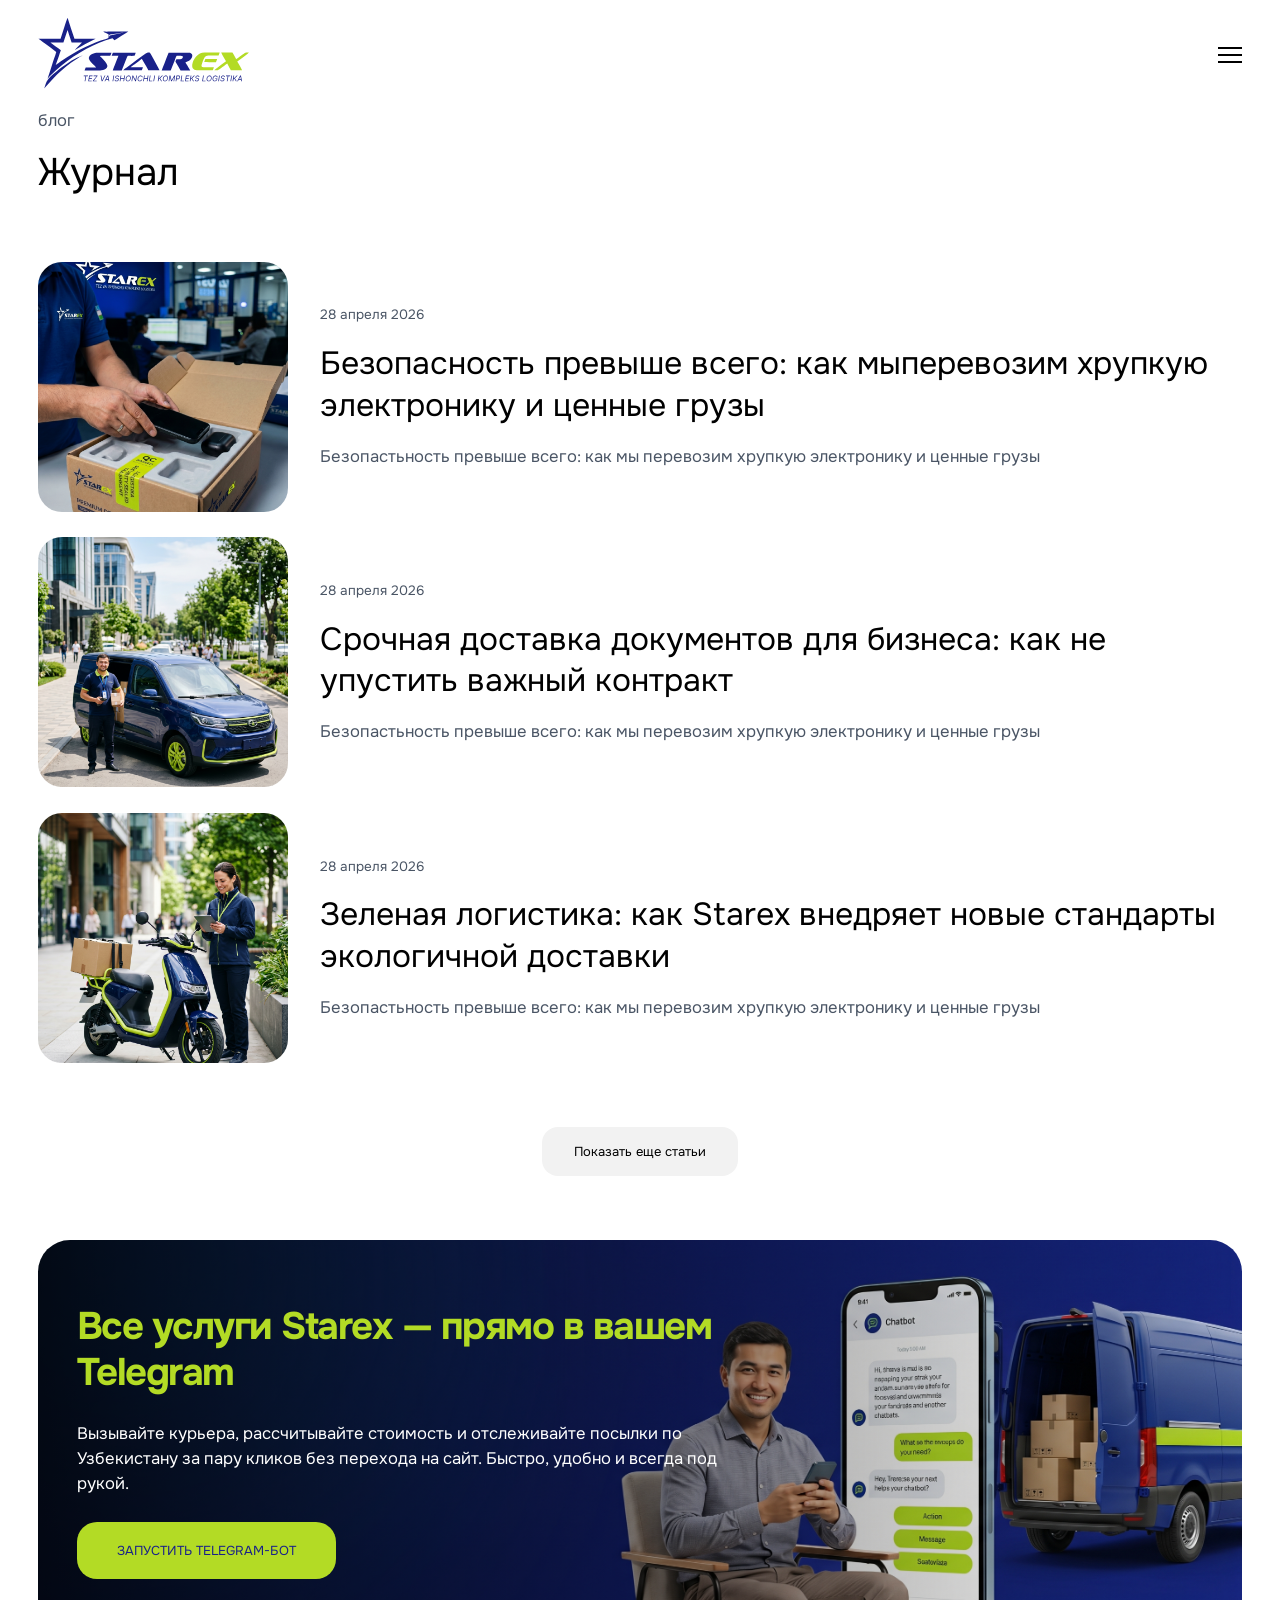
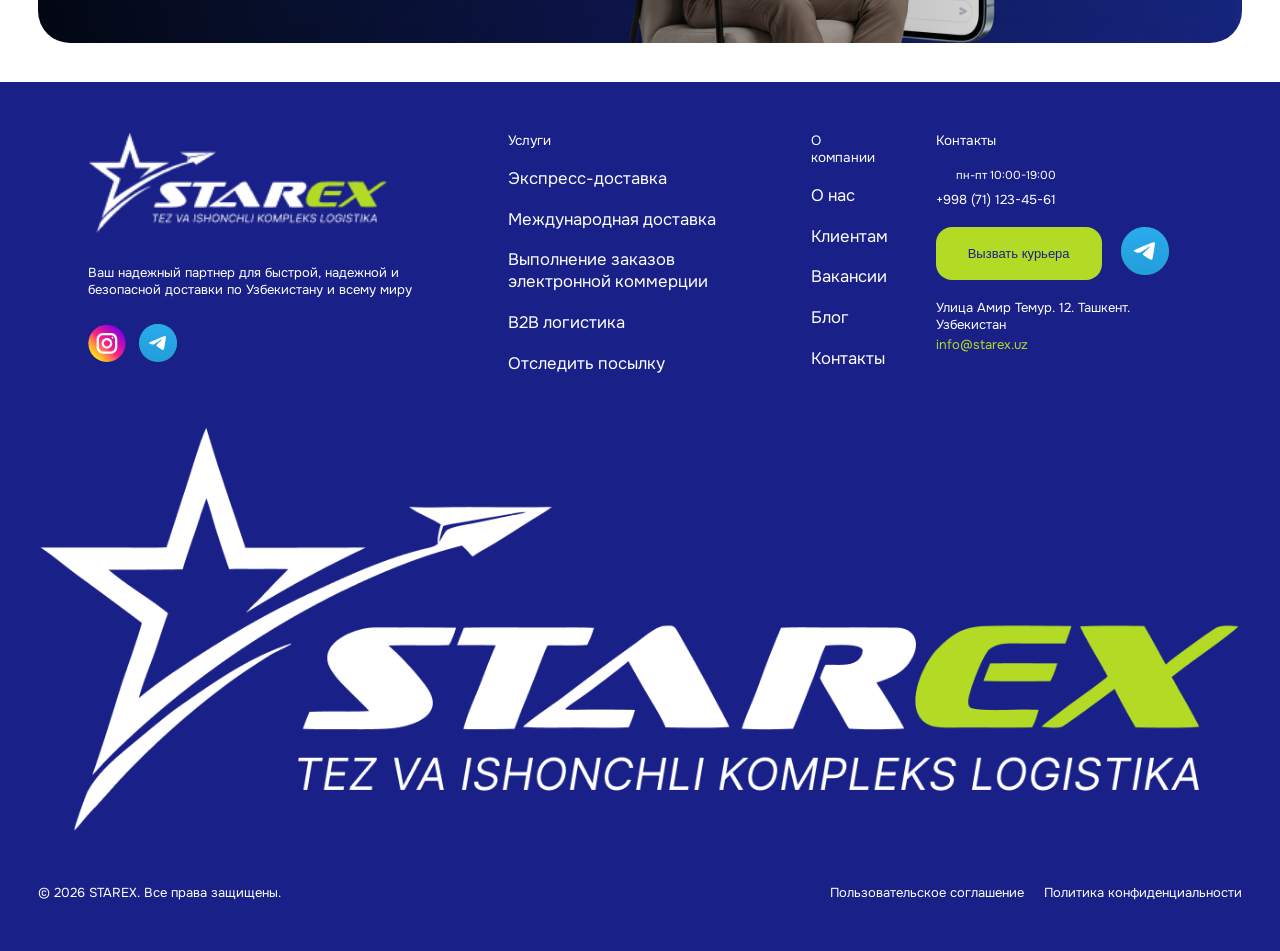
<file: assets/pages/blog.html>
<!doctype html>
<html lang="en">
  <head>
    <meta charset="UTF-8" />
    <meta name="viewport" content="width=device-width, initial-scale=1.0" />
    <title>Blog</title>
    <link
      rel="stylesheet"
      href="https://cdn.jsdelivr.net/npm/swiper@11/swiper-bundle.min.css"
    />
    <link rel="stylesheet" href="/assets/css/main.css" />
    <link rel="stylesheet" href="/assets/css/responsive.css" />
  </head>
  <body>
    <section class="hero another-page-hero">
      <header>
        <div class="container">
          <div class="header-wrapper">
            <div class="logo-wrapper">
              <a href="/index.html">
                <img
                  src="/assets/images/logo-blue.svg"
                  alt="STAREX Logo"
                  class="logo"
                />
              </a>
            </div>

            <div class="mobile-menu" id="mobileMenu">
              <div class="navbar-menu">
                <ul>
                  <li>
                    <a href="/assets/pages/about.html" class="active">О нас</a>
                  </li>
                  <li>
                    <a href="/assets/pages/services.html">Услуги</a>
                  </li>
                  <li>
                    <a href="/assets/pages/clients.html">Клиентам</a>
                  </li>
                  <li>
                    <a href="/assets/pages/vacancy.html">Вакансии</a>
                  </li>
                  <li>
                    <a href="/assets/pages/blog.html">Блог</a>
                  </li>
                  <li>
                    <a href="/assets/pages/contact.html">Контакты</a>
                  </li>
                </ul>
              </div>

              <div class="navbar-right-wrapper">
                <div class="navbar-phone-wrapper">
                  <span>пн-пт 10:00-19:00</span>
                  <a href="tel:+998711234561">+998 (71) 123-45-61</a>
                </div>

                <div class="navbar-right-btn-wrapper">
                  <button>Вызвать курьера</button>
                  <button>
                    <img src="/assets/images/user.svg" alt="icon" />
                    Кабинет
                  </button>
                </div>
              </div>

              <div class="mobile-close-wrapper">
                <div class="logo-wrapper">
                  <img src="/assets/images/logo.png" alt="image" />
                </div>
                <button class="mobile-close" aria-label="Close">
                  <img src="/assets/images/close.svg" alt="image" />
                </button>
              </div>
            </div>

            <button class="burger-btn" id="burgerBtn">
              <span></span>
              <span></span>
              <span></span>
            </button>
          </div>
        </div>
      </header>
    </section>

    <main>
      <section>
        <div class="container">
          <div class="blog-wrapper">
            <div class="blog-header-wrapper">
              <div class="blog-left">
                <span>блог</span>
                <p>Журнал</p>
              </div>
            </div>

            <div class="blog-item-wrapper">
              <div class="item">
                <div class="image-wrapper">
                  <img src="/assets/images/home/b1.jpg" alt="icon" />
                </div>
                <div class="content-wrapper">
                  <span>28 апреля 2026</span>
                  <a href="#">
                    Безопасность превыше всего: как мыперевозим хрупкую
                    электронику и ценные грузы
                  </a>
                  <p>
                    Безопастьность превыше всего: как мы перевозим хрупкую
                    электронику и ценные грузы
                  </p>
                </div>
              </div>

              <div class="item">
                <div class="image-wrapper">
                  <img src="/assets/images/home/b2.jpg" alt="icon" />
                </div>
                <div class="content-wrapper">
                  <span>28 апреля 2026</span>
                  <a href="#">
                    Срочная доставка документов для бизнеса: как не упустить
                    важный контракт
                  </a>
                  <p>
                    Безопастьность превыше всего: как мы перевозим хрупкую
                    электронику и ценные грузы
                  </p>
                </div>
              </div>

              <div class="item">
                <div class="image-wrapper">
                  <img src="/assets/images/home/b3.jpg" alt="icon" />
                </div>
                <div class="content-wrapper">
                  <span>28 апреля 2026</span>
                  <a href="#">
                    Зеленая логистика: как Starex внедряет новые стандарты
                    экологичной доставки
                  </a>
                  <p>
                    Безопастьность превыше всего: как мы перевозим хрупкую
                    электронику и ценные грузы
                  </p>
                </div>
              </div>
            </div>

            <div class="all-blog-btn-wrapper">
              <a href="#">Показать еще статьи</a>
            </div>
          </div>
        </div>
      </section>

      <section>
        <div class="container">
          <div
            class="banner-wrapper"
            style="
              background:
                linear-gradient(
                  90deg,
                  rgba(0, 0, 0, 0.85) 0%,
                  rgba(0, 0, 0, 0.4) 50%,
                  rgba(0, 0, 0, 0) 100%
                ),
                url(&quot;/assets/images/home/banner3.jpg&quot;);
            "
          >
            <h2>Все услуги Starex — прямо в вашем Telegram</h2>
            <p>
              Вызывайте курьера, рассчитывайте стоимость и отслеживайте посылки
              по Узбекистану за пару кликов без перехода на сайт. Быстро, удобно
              и всегда под рукой.
            </p>
            <a href="#">Запустить Telegram-бот</a>
          </div>
        </div>
      </section>
    </main>

    <footer>
      <div class="container">
        <div class="footer-wrapper">
          <div class="footer-item">
            <div class="logo-wrapper">
              <img src="/assets/images/logo.png" alt="image" />
            </div>
            <p class="under-logo-title">
              Ваш надежный партнер для быстрой, надежной и безопасной доставки
              по Узбекистану и всему миру
            </p>
            <div class="social-wrapper">
              <a href="#">
                <img src="/assets/images/instagram.svg" alt="icon" />
              </a>
              <a href="#">
                <img src="/assets/images/telegram.svg" alt="icon" />
              </a>
            </div>
          </div>

          <div class="footer-item">
            <div class="footer-menu-wrapper">
              <p>Услуги</p>
              <ul>
                <li>
                  <a href="#">Экспресс-доставка</a>
                </li>
                <li>
                  <a href="#">Международная доставка</a>
                </li>
                <li>
                  <a href="#">Выполнение заказов электронной коммерции</a>
                </li>
                <li>
                  <a href="#">B2B логистика</a>
                </li>
                <li>
                  <a href="#">Отследить посылку</a>
                </li>
              </ul>
            </div>
          </div>

          <div class="footer-item">
            <div class="footer-menu-wrapper">
              <p>О компании</p>
              <ul>
                <li>
                  <a href="#">О нас</a>
                </li>
                <li>
                  <a href="#">Клиентам</a>
                </li>
                <li>
                  <a href="#">Вакансии</a>
                </li>
                <li>
                  <a href="#">Блог</a>
                </li>
                <li>
                  <a href="#">Контакты</a>
                </li>
              </ul>
            </div>
          </div>

          <div class="footer-item">
            <div class="footer-menu-wrapper">
              <p>Контакты</p>
              <div class="footer-list-wrapper">
                <div class="footer-contact-wrapper">
                  <div class="phone-wrapper">
                    <span>пн-пт 10:00-19:00</span>
                    <a href="tel:+998711234561">+998 (71) 123-45-61</a>
                  </div>
                  <button>Вызвать курьера</button>
                  <a href="#">
                    <img src="/assets/images/telegram.svg" alt="icon" />
                  </a>
                </div>

                <div class="footer-address-wrapper">
                  <p>Улица Амир Темур. 12. Ташкент. Узбекистан</p>
                  <a href="mailto:info@starex.uz">info@starex.uz</a>
                </div>
              </div>
            </div>
          </div>
        </div>

        <div class="footer-big-logo">
          <img src="/assets/images/big-logo.png" alt="image" />
        </div>

        <div class="copyright-wrapper">
          <p>© 2026 STAREX. Все права защищены.</p>
          <div class="item">
            <a href="#">Пользовательское соглашение</a>
            <a href="#">Политика конфиденциальности</a>
          </div>
        </div>
      </div>
    </footer>

    <script src="https://cdn.jsdelivr.net/npm/swiper@11/swiper-bundle.min.js"></script>
    <script src="/assets/js/main.js"></script>
  </body>
</html>
</file>
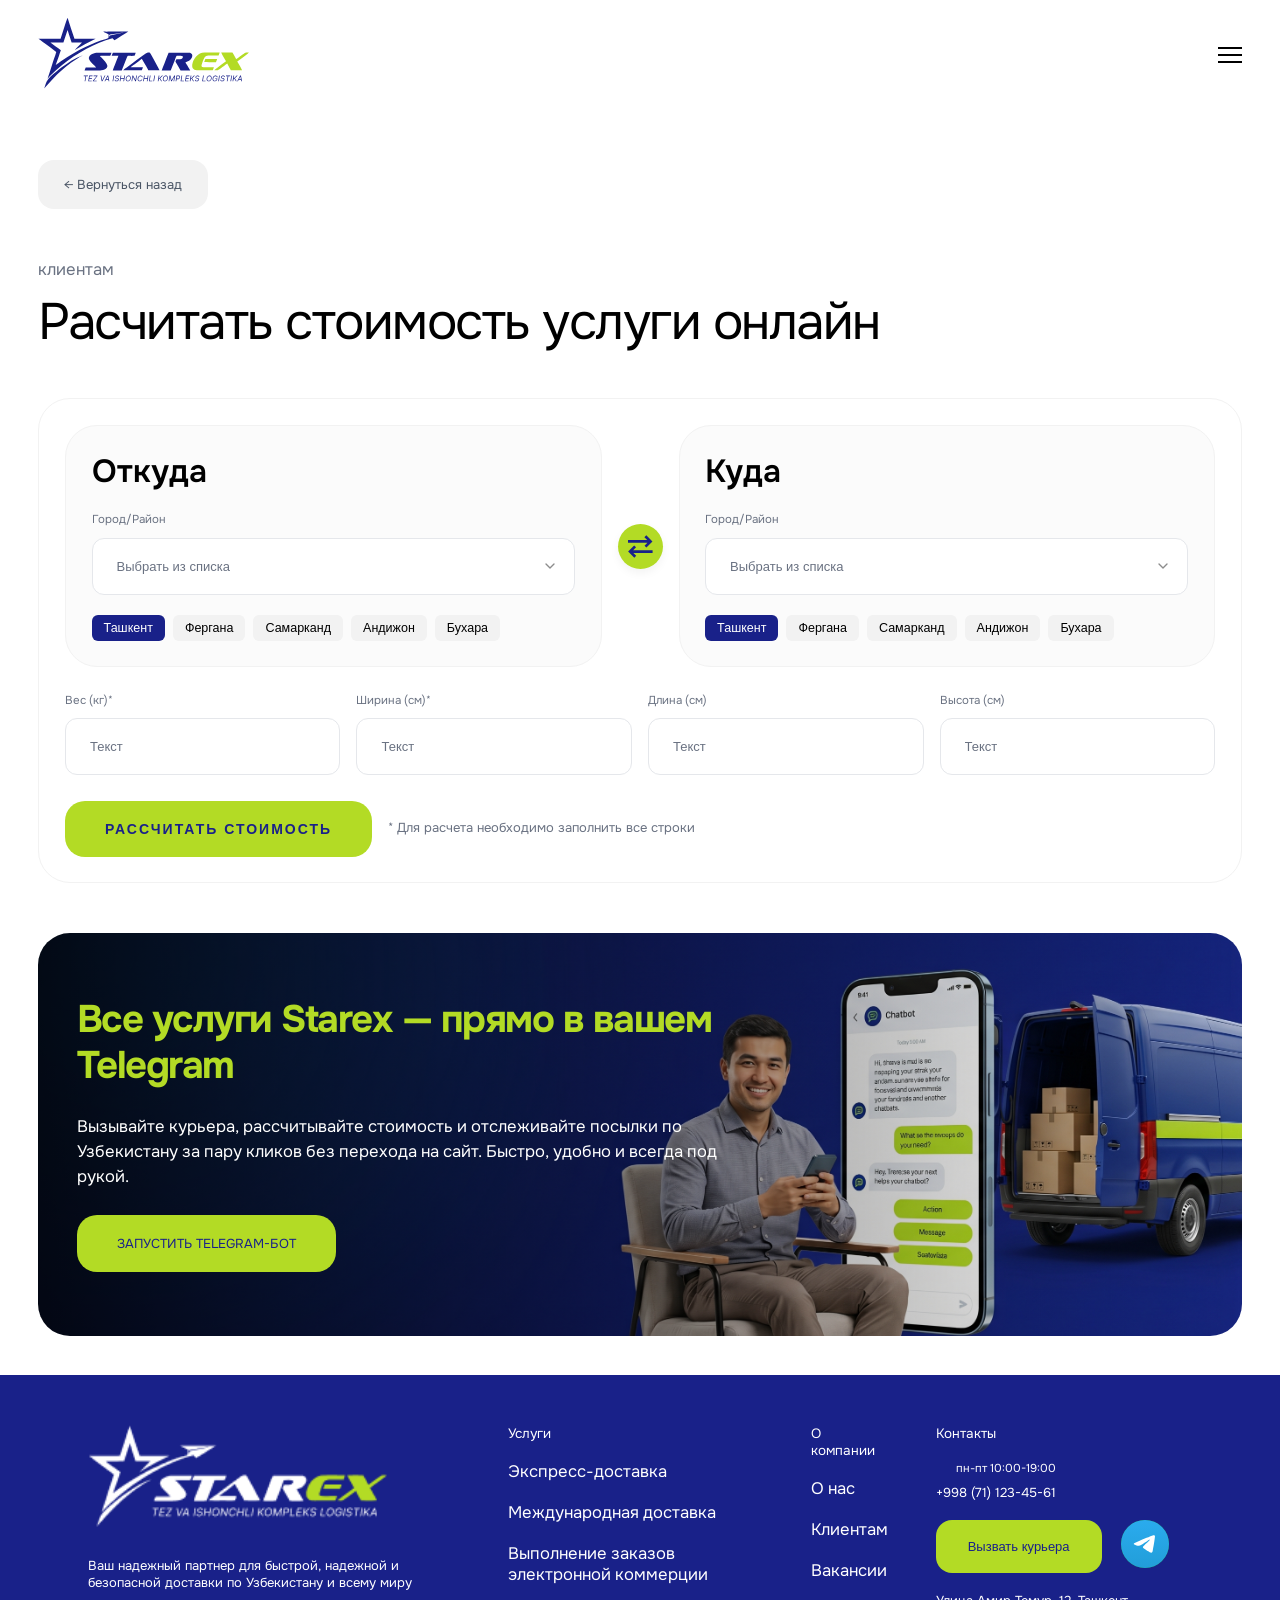
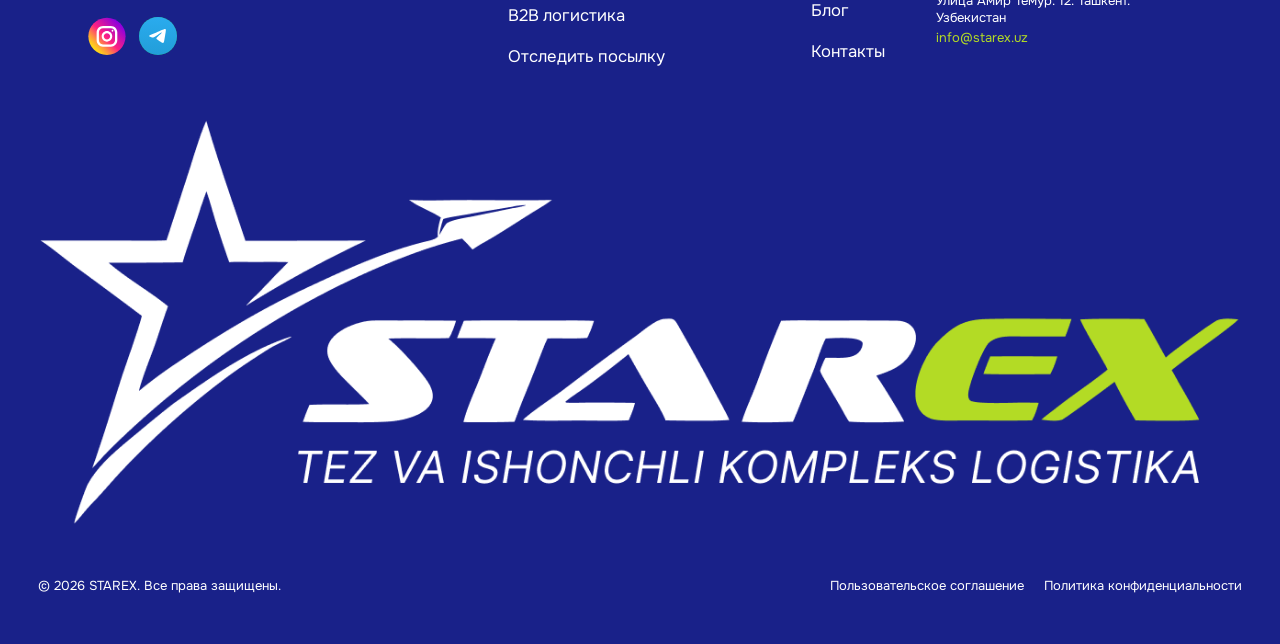
<file: assets/pages/calculator.html>
<!doctype html>
<html lang="en">
  <head>
    <meta charset="UTF-8" />
    <meta name="viewport" content="width=device-width, initial-scale=1.0" />
    <title>Contact</title>
    <link
      rel="stylesheet"
      href="https://cdn.jsdelivr.net/npm/swiper@11/swiper-bundle.min.css"
    />
    <link rel="stylesheet" href="/assets/css/main.css" />
    <link rel="stylesheet" href="/assets/css/responsive.css" />
  </head>
  <body>
    <section class="hero another-page-hero">
      <header>
        <div class="container">
          <div class="header-wrapper">
            <div class="logo-wrapper">
              <a href="/index.html">
                <img
                  src="/assets/images/logo-blue.svg"
                  alt="STAREX Logo"
                  class="logo"
                />
              </a>
            </div>

            <div class="mobile-menu" id="mobileMenu">
              <div class="navbar-menu">
                <ul>
                  <li>
                    <a href="/assets/pages/about.html" class="active">О нас</a>
                  </li>
                  <li>
                    <a href="/assets/pages/services.html">Услуги</a>
                  </li>
                  <li>
                    <a href="/assets/pages/clients.html">Клиентам</a>
                  </li>
                  <li>
                    <a href="/assets/pages/vacancy.html">Вакансии</a>
                  </li>
                  <li>
                    <a href="/assets/pages/blog.html">Блог</a>
                  </li>
                  <li>
                    <a href="/assets/pages/contact.html">Контакты</a>
                  </li>
                </ul>
              </div>

              <div class="navbar-right-wrapper">
                <div class="navbar-phone-wrapper">
                  <span>пн-пт 10:00-19:00</span>
                  <a href="tel:+998711234561">+998 (71) 123-45-61</a>
                </div>

                <div class="navbar-right-btn-wrapper">
                  <button>Вызвать курьера</button>
                  <button>
                    <img src="/assets/images/user.svg" alt="icon" />
                    Кабинет
                  </button>
                </div>
              </div>

              <div class="mobile-close-wrapper">
                <div class="logo-wrapper">
                  <img src="/assets/images/logo.png" alt="image" />
                </div>
                <button class="mobile-close" aria-label="Close">
                  <img src="/assets/images/close.svg" alt="image" />
                </button>
              </div>
            </div>

            <button class="burger-btn" id="burgerBtn">
              <span></span>
              <span></span>
              <span></span>
            </button>
          </div>
        </div>
      </header>
    </section>

    <main>
      <section>
        <div class="container">
          <div class="calc-container">
            <div class="back-wrapper">
              <a href="#">← Вернуться назад</a>
            </div>

            <div class="calc-header-wrapper">
              <span>клиентам</span>
              <h1>Расчитать стоимость услуги онлайн</h1>
            </div>

            <div class="calc-wrapper">
              <div class="calc-route-section">
                <div class="calc-card" id="from-card">
                  <h3 class="calc-card-title">Откуда</h3>
                  <div class="input-field-group">
                    <label class="field-label">Город/Район</label>
                    <div class="custom-select-wrapper">
                      <select class="city-select" id="from-city">
                        <option value="" disabled selected>
                          Выбрать из списка
                        </option>
                        <option value="Ташкент">Ташкент</option>
                        <option value="Фергана">Фергана</option>
                        <option value="Самарканд">Самарканд</option>
                        <option value="Андижон">Андижон</option>
                        <option value="Бухара">Бухара</option>
                      </select>
                    </div>
                  </div>
                  <div class="quick-tags">
                    <button
                      type="button"
                      class="tag-btn active"
                      data-city="Ташкент"
                    >
                      Ташкент
                    </button>
                    <button type="button" class="tag-btn" data-city="Фергана">
                      Фергана
                    </button>
                    <button type="button" class="tag-btn" data-city="Самарканд">
                      Самарканд
                    </button>
                    <button type="button" class="tag-btn" data-city="Андижон">
                      Андижон
                    </button>
                    <button type="button" class="tag-btn" data-city="Бухара">
                      Бухара
                    </button>
                  </div>
                </div>

                <button
                  type="button"
                  class="swap-btn"
                  id="swap-btn"
                  aria-label="Поменять местами"
                >
                  <img src="/assets/images/calc/swap.svg" alt="icon" />
                </button>

                <div class="calc-card" id="to-card">
                  <h3 class="calc-card-title">Куда</h3>
                  <div class="input-field-group">
                    <label class="field-label">Город/Район</label>
                    <div class="custom-select-wrapper">
                      <select class="city-select" id="to-city">
                        <option value="" disabled selected>
                          Выбрать из списка
                        </option>
                        <option value="Ташкент">Ташкент</option>
                        <option value="Фергана">Фергана</option>
                        <option value="Самарканд">Самарканд</option>
                        <option value="Андижон">Андижон</option>
                        <option value="Бухара">Бухара</option>
                      </select>
                    </div>
                  </div>
                  <div class="quick-tags">
                    <button
                      type="button"
                      class="tag-btn active"
                      data-city="Ташкент"
                    >
                      Ташкент
                    </button>
                    <button type="button" class="tag-btn" data-city="Фергана">
                      Фергана
                    </button>
                    <button type="button" class="tag-btn" data-city="Самарканд">
                      Самарканд
                    </button>
                    <button type="button" class="tag-btn" data-city="Андижон">
                      Андижон
                    </button>
                    <button type="button" class="tag-btn" data-city="Бухара">
                      Бухара
                    </button>
                  </div>
                </div>
              </div>

              <div class="calc-dimensions">
                <div class="input-group">
                  <label for="weight">Вес (кг)*</label>
                  <input
                    type="number"
                    id="weight"
                    placeholder="Текст"
                    min="0"
                    step="0.1"
                  />
                </div>
                <div class="input-group">
                  <label for="width">Ширина (см)*</label>
                  <input type="number" id="width" placeholder="Текст" min="0" />
                </div>
                <div class="input-group">
                  <label for="length">Длина (см)</label>
                  <input
                    type="number"
                    id="length"
                    placeholder="Текст"
                    min="0"
                  />
                </div>
                <div class="input-group">
                  <label for="height">Высота (см)</label>
                  <input
                    type="number"
                    id="height"
                    placeholder="Текст"
                    min="0"
                  />
                </div>
              </div>

              <div class="calc-footer">
                <button type="button" class="calc-submit-btn" id="calc-submit">
                  РАССЧИТАТЬ СТОИМОСТЬ
                </button>
                <span class="calc-note"
                  >* Для расчета необходимо заполнить все строки</span
                >
              </div>
            </div>
          </div>
        </div>
      </section>

      <section>
        <div class="container">
          <div
            class="banner-wrapper"
            style="
              background:
                linear-gradient(
                  90deg,
                  rgba(0, 0, 0, 0.85) 0%,
                  rgba(0, 0, 0, 0.4) 50%,
                  rgba(0, 0, 0, 0) 100%
                ),
                url(&quot;/assets/images/home/banner3.jpg&quot;);
            "
          >
            <h2>Все услуги Starex — прямо в вашем Telegram</h2>
            <p>
              Вызывайте курьера, рассчитывайте стоимость и отслеживайте посылки
              по Узбекистану за пару кликов без перехода на сайт. Быстро, удобно
              и всегда под рукой.
            </p>
            <a href="#">Запустить Telegram-бот</a>
          </div>
        </div>
      </section>
    </main>

    <footer>
      <div class="container">
        <div class="footer-wrapper">
          <div class="footer-item">
            <div class="logo-wrapper">
              <img src="/assets/images/logo.png" alt="image" />
            </div>
            <p class="under-logo-title">
              Ваш надежный партнер для быстрой, надежной и безопасной доставки
              по Узбекистану и всему миру
            </p>
            <div class="social-wrapper">
              <a href="#">
                <img src="/assets/images/instagram.svg" alt="icon" />
              </a>
              <a href="#">
                <img src="/assets/images/telegram.svg" alt="icon" />
              </a>
            </div>
          </div>

          <div class="footer-item">
            <div class="footer-menu-wrapper">
              <p>Услуги</p>
              <ul>
                <li>
                  <a href="#">Экспресс-доставка</a>
                </li>
                <li>
                  <a href="#">Международная доставка</a>
                </li>
                <li>
                  <a href="#">Выполнение заказов электронной коммерции</a>
                </li>
                <li>
                  <a href="#">B2B логистика</a>
                </li>
                <li>
                  <a href="#">Отследить посылку</a>
                </li>
              </ul>
            </div>
          </div>

          <div class="footer-item">
            <div class="footer-menu-wrapper">
              <p>О компании</p>
              <ul>
                <li>
                  <a href="#">О нас</a>
                </li>
                <li>
                  <a href="#">Клиентам</a>
                </li>
                <li>
                  <a href="#">Вакансии</a>
                </li>
                <li>
                  <a href="#">Блог</a>
                </li>
                <li>
                  <a href="#">Контакты</a>
                </li>
              </ul>
            </div>
          </div>

          <div class="footer-item">
            <div class="footer-menu-wrapper">
              <p>Контакты</p>
              <div class="footer-list-wrapper">
                <div class="footer-contact-wrapper">
                  <div class="phone-wrapper">
                    <span>пн-пт 10:00-19:00</span>
                    <a href="tel:+998711234561">+998 (71) 123-45-61</a>
                  </div>
                  <button>Вызвать курьера</button>
                  <a href="#">
                    <img src="/assets/images/telegram.svg" alt="icon" />
                  </a>
                </div>

                <div class="footer-address-wrapper">
                  <p>Улица Амир Темур. 12. Ташкент. Узбекистан</p>
                  <a href="mailto:info@starex.uz">info@starex.uz</a>
                </div>
              </div>
            </div>
          </div>
        </div>

        <div class="footer-big-logo">
          <img src="/assets/images/big-logo.png" alt="image" />
        </div>

        <div class="copyright-wrapper">
          <p>© 2026 STAREX. Все права защищены.</p>
          <div class="item">
            <a href="#">Пользовательское соглашение</a>
            <a href="#">Политика конфиденциальности</a>
          </div>
        </div>
      </div>
    </footer>

    <script src="https://cdn.jsdelivr.net/npm/swiper@11/swiper-bundle.min.js"></script>
    <script src="/assets/js/main.js"></script>
  </body>
</html>
</file>
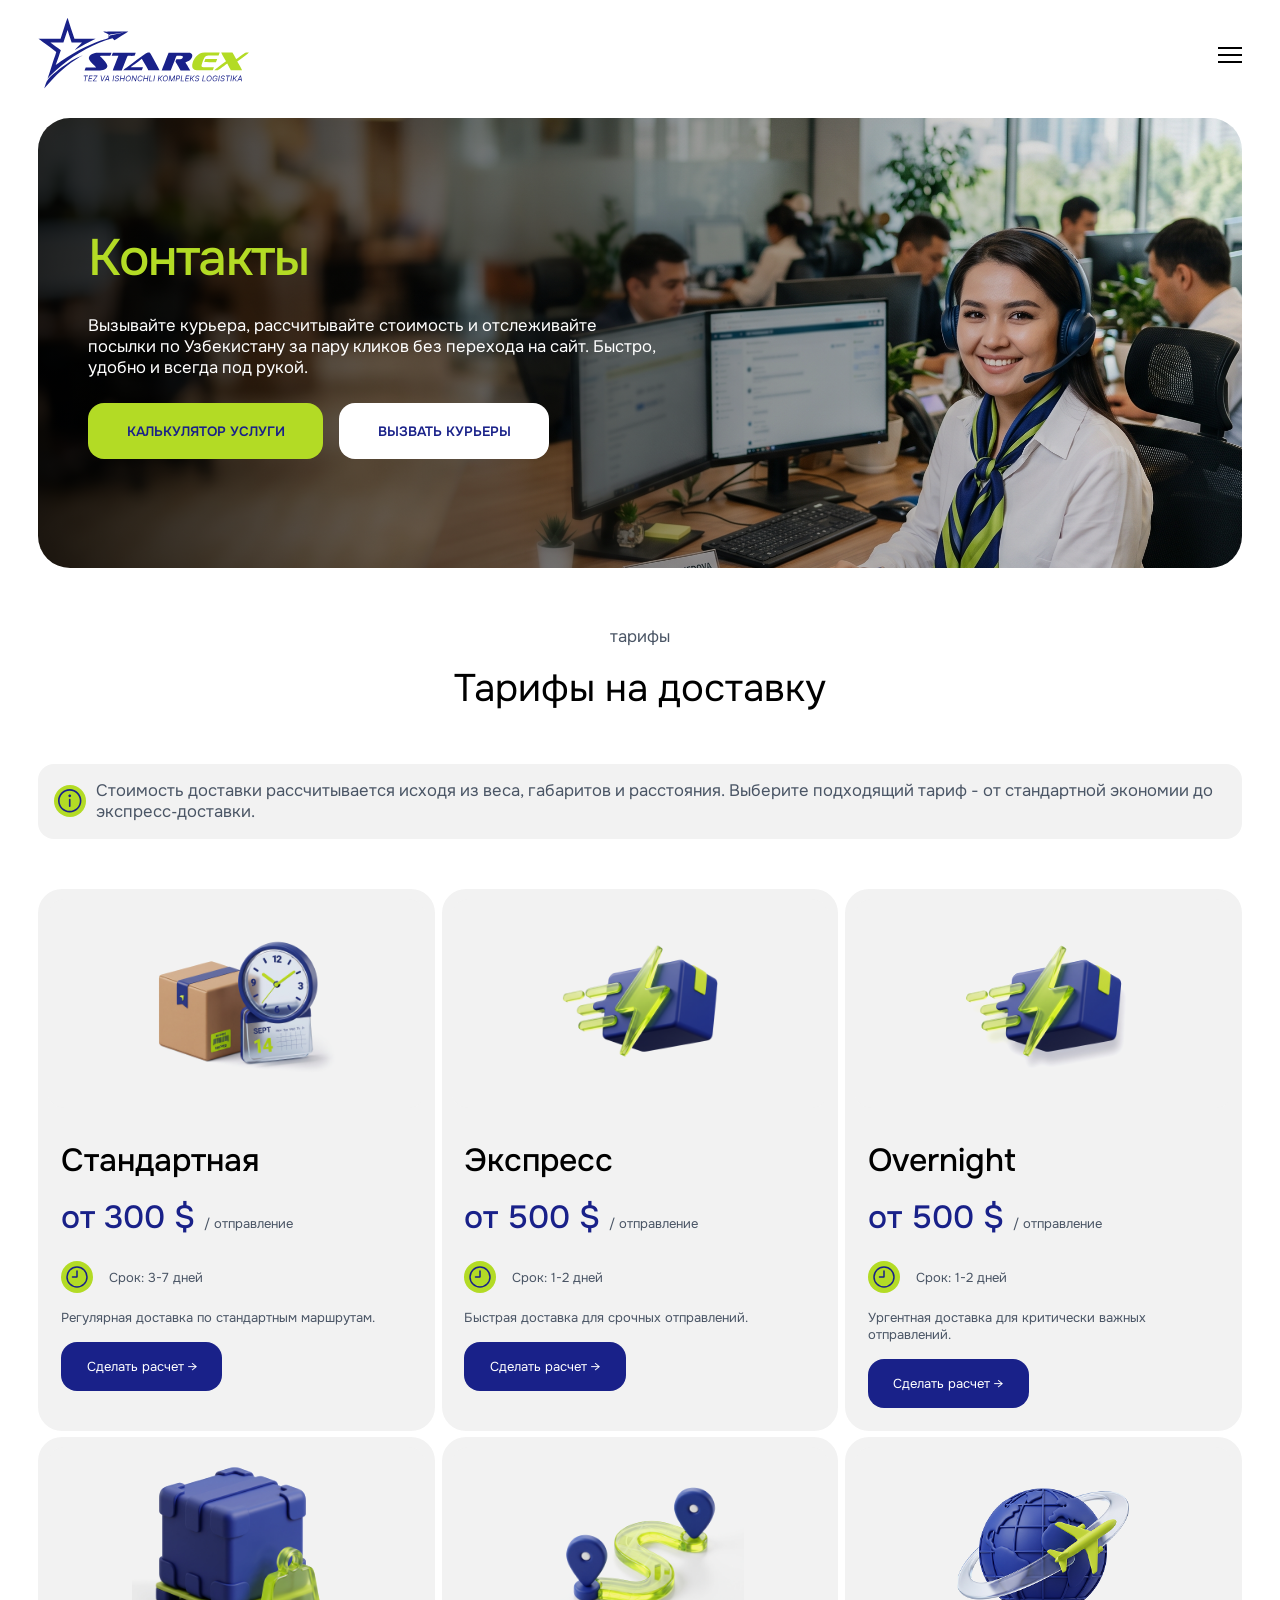
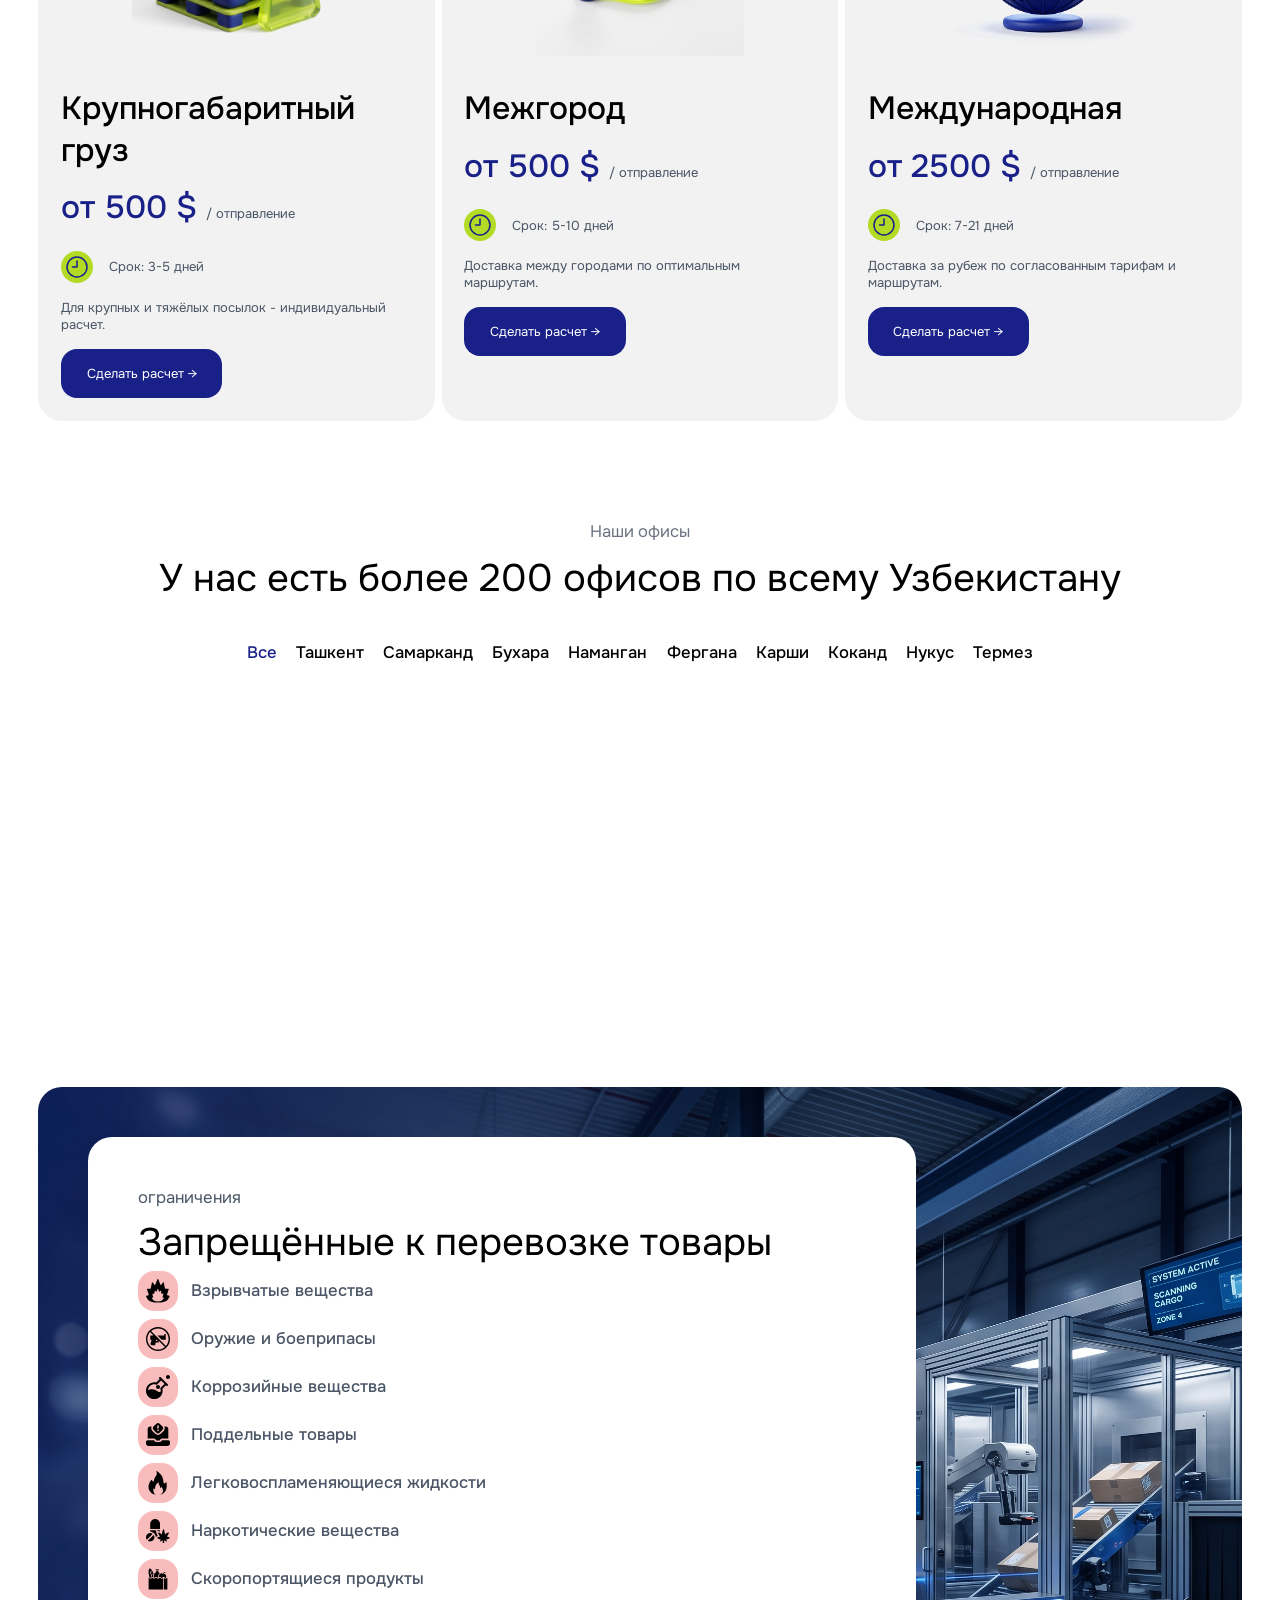
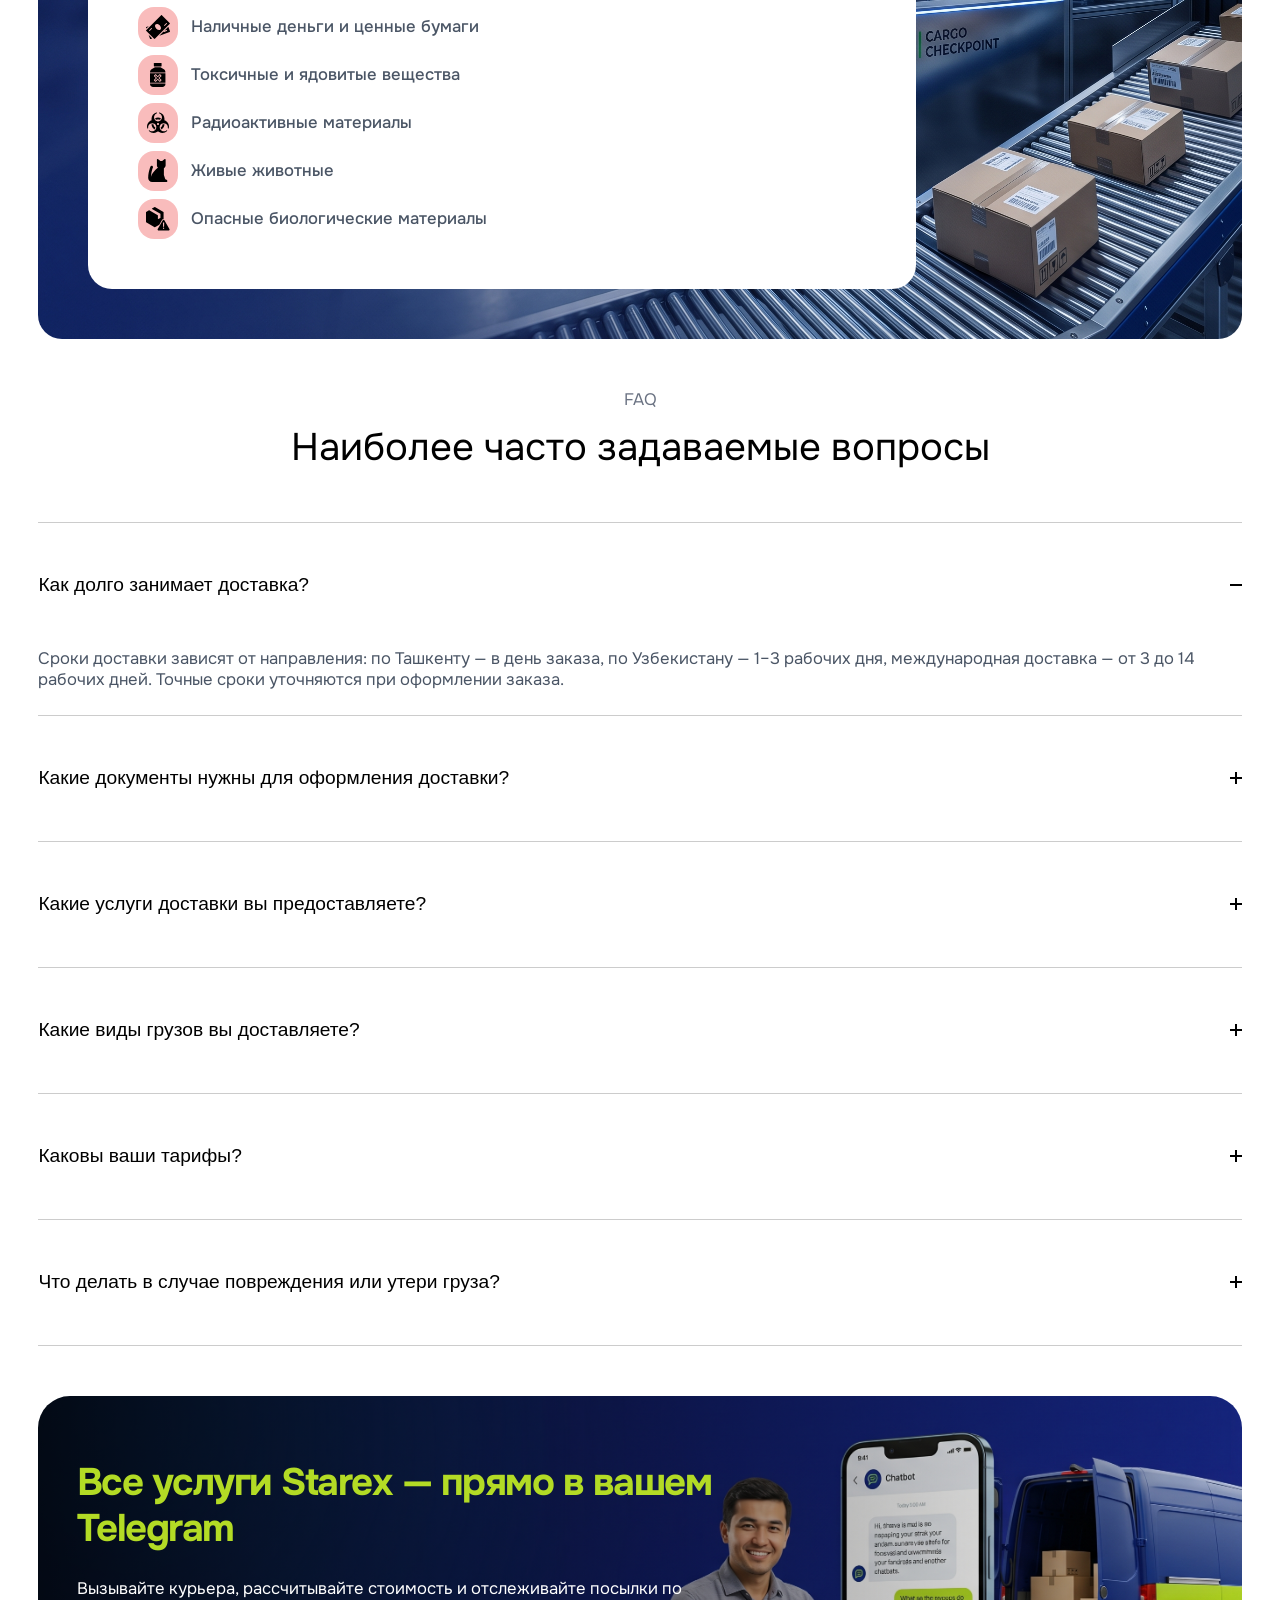
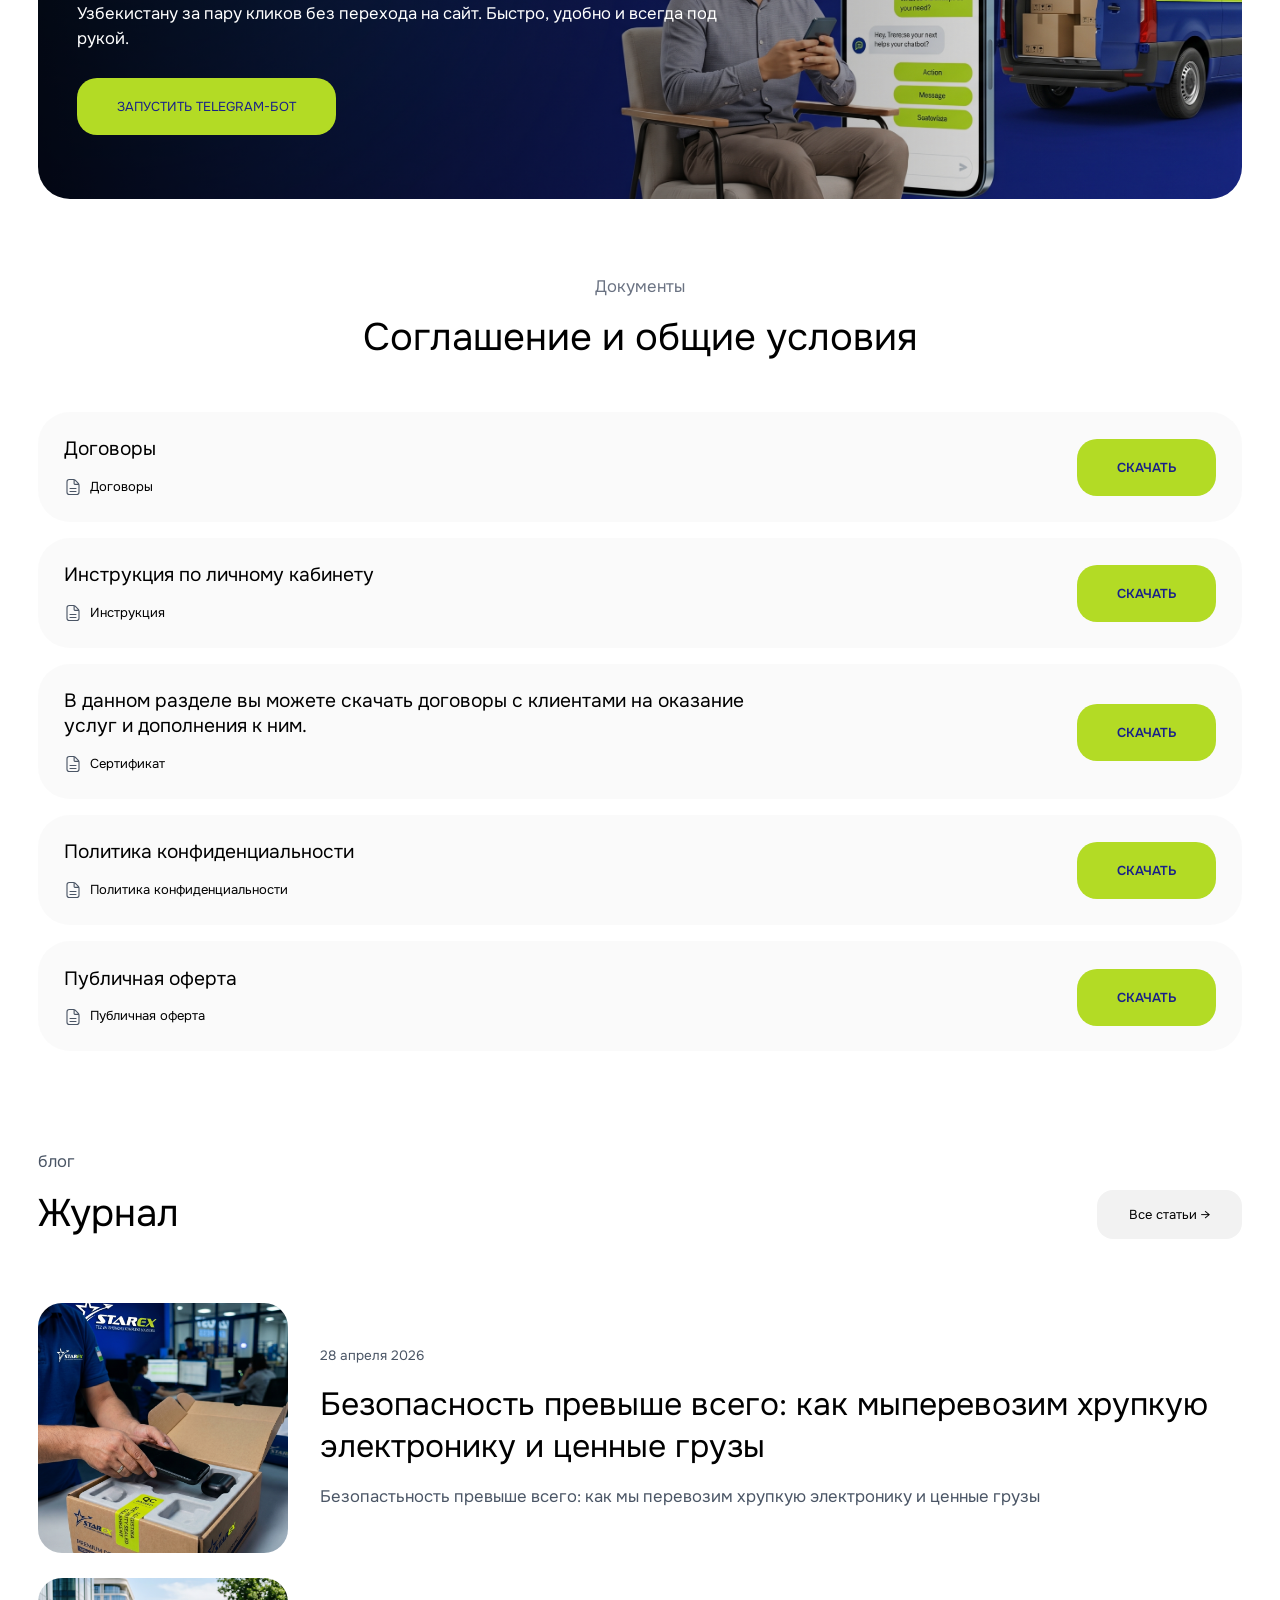
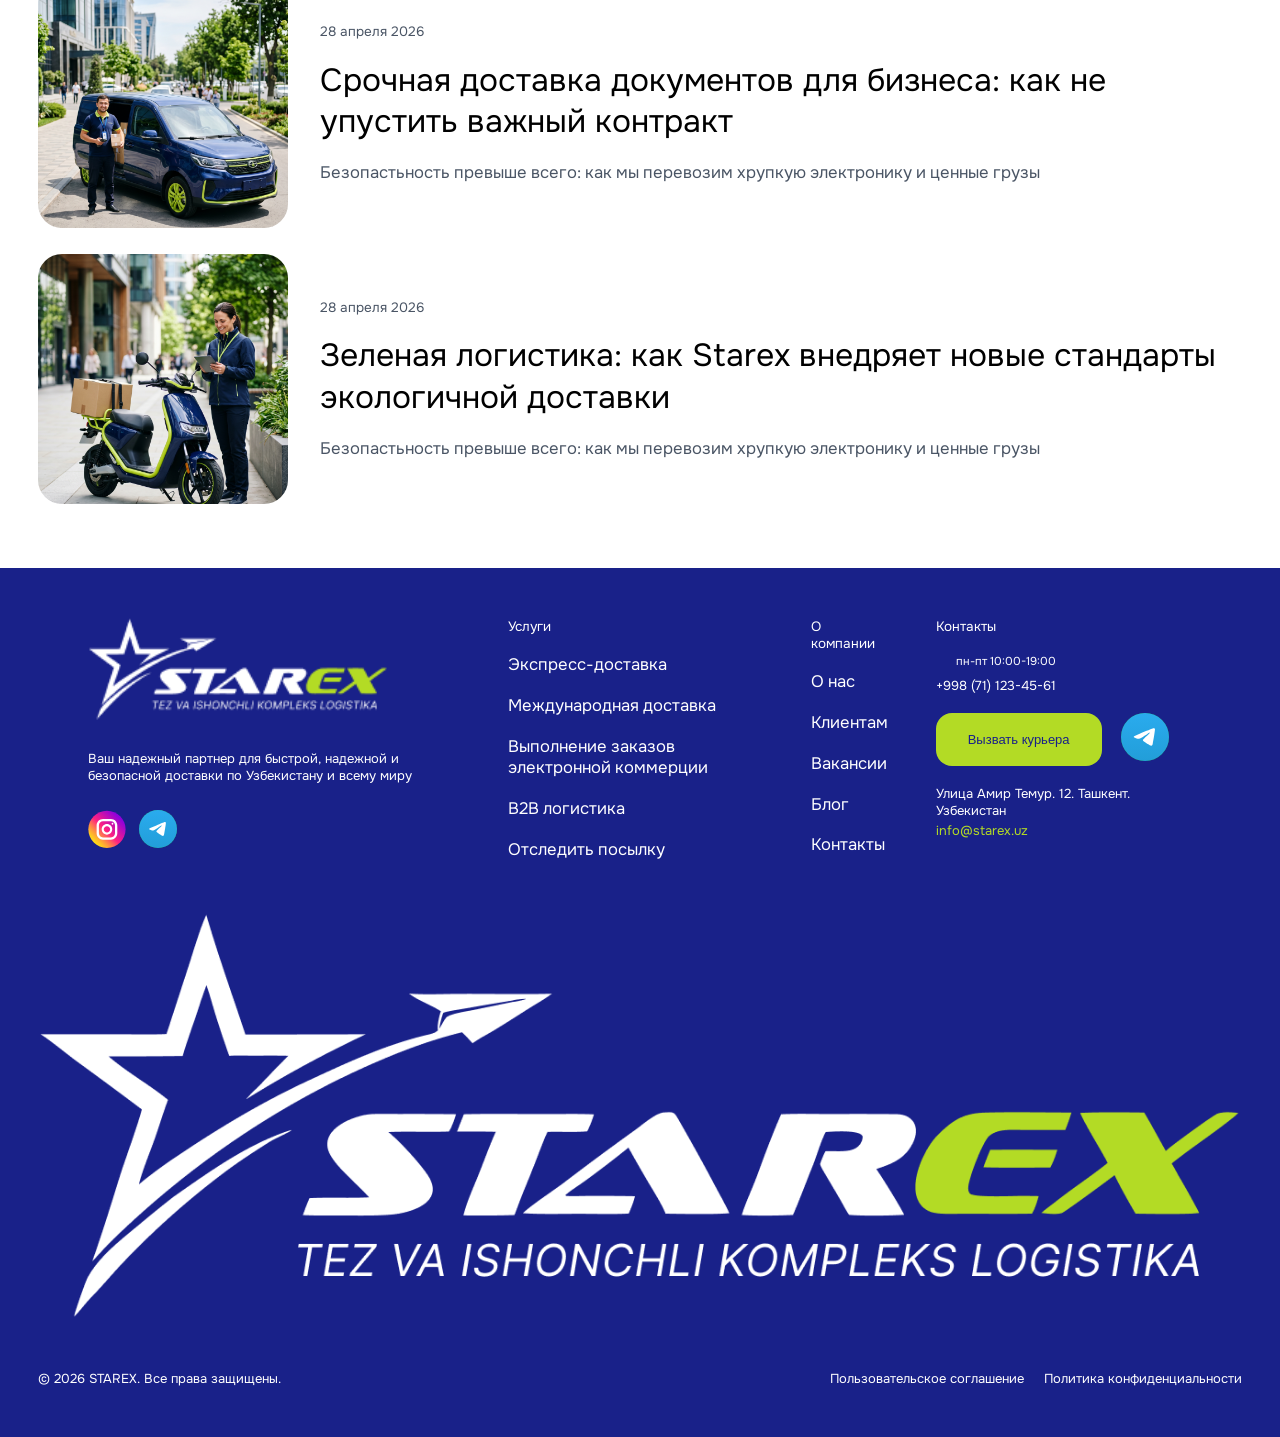
<file: assets/pages/clients.html>
<!doctype html>
<html lang="en">
  <head>
    <meta charset="UTF-8" />
    <meta name="viewport" content="width=device-width, initial-scale=1.0" />
    <title>Contact</title>
    <link
      rel="stylesheet"
      href="https://cdn.jsdelivr.net/npm/swiper@11/swiper-bundle.min.css"
    />
    <link rel="stylesheet" href="/assets/css/main.css" />
    <link rel="stylesheet" href="/assets/css/responsive.css" />
  </head>
  <body>
    <section class="hero another-page-hero">
      <header>
        <div class="container">
          <div class="header-wrapper">
            <div class="logo-wrapper">
              <a href="/index.html">
                <img
                  src="/assets/images/logo-blue.svg"
                  alt="STAREX Logo"
                  class="logo"
                />
              </a>
            </div>

            <div class="mobile-menu" id="mobileMenu">
              <div class="navbar-menu">
                <ul>
                  <li>
                    <a href="/assets/pages/about.html" class="active">О нас</a>
                  </li>
                  <li>
                    <a href="/assets/pages/services.html">Услуги</a>
                  </li>
                  <li>
                    <a href="/assets/pages/clients.html">Клиентам</a>
                  </li>
                  <li>
                    <a href="/assets/pages/vacancy.html">Вакансии</a>
                  </li>
                  <li>
                    <a href="/assets/pages/blog.html">Блог</a>
                  </li>
                  <li>
                    <a href="/assets/pages/contact.html">Контакты</a>
                  </li>
                </ul>
              </div>

              <div class="navbar-right-wrapper">
                <div class="navbar-phone-wrapper">
                  <span>пн-пт 10:00-19:00</span>
                  <a href="tel:+998711234561">+998 (71) 123-45-61</a>
                </div>

                <div class="navbar-right-btn-wrapper">
                  <button>Вызвать курьера</button>
                  <button>
                    <img src="/assets/images/user.svg" alt="icon" />
                    Кабинет
                  </button>
                </div>
              </div>

              <div class="mobile-close-wrapper">
                <div class="logo-wrapper">
                  <img src="/assets/images/logo.png" alt="image" />
                </div>
                <button class="mobile-close" aria-label="Close">
                  <img src="/assets/images/close.svg" alt="image" />
                </button>
              </div>
            </div>

            <button class="burger-btn" id="burgerBtn">
              <span></span>
              <span></span>
              <span></span>
            </button>
          </div>
        </div>
      </header>
    </section>

    <main>
      <section>
        <div class="container">
          <div
            class="clients-banner"
            style="
              background:
                linear-gradient(
                  90deg,
                  rgba(0, 0, 0, 0.85) 0%,
                  rgba(0, 0, 0, 0.4) 50%,
                  rgba(0, 0, 0, 0) 100%
                ),
                url(&quot;/assets/images/clients/banner.jpg&quot;);
            "
          >
            <h1>Контакты</h1>
            <p>
              Вызывайте курьера, рассчитывайте стоимость и отслеживайте посылки
              по Узбекистану за пару кликов без перехода на сайт. Быстро, удобно
              и всегда под рукой.
            </p>
            <div class="banner-btn-wrapper">
              <a href="/assets/pages/calculator.html">Калькулятор услуги</a>
              <a href="/assets/pages/curier.html">Вызвать курьеры</a>
            </div>
          </div>
        </div>
      </section>

      <section>
        <div class="container">
          <div class="tarif-wrapper">
            <div class="tarif-header-wrapper">
              <span>тарифы</span>
              <h2>Тарифы на доставку</h2>
            </div>

            <div class="tarif-info-wrapper">
              <div class="icon-wrapper">
                <img src="/assets/images/clients/warning.svg" alt="icon" />
              </div>
              <p>
                Стоимость доставки рассчитывается исходя из веса, габаритов и
                расстояния. Выберите подходящий тариф - от стандартной экономии
                до экспресс‑доставки.
              </p>
            </div>

            <div class="tarif-item-wrapper">
              <div class="item">
                <div class="image-wrapper">
                  <img src="/assets/images/clients/t1.jpg" alt="image" />
                </div>
                <div class="item-content">
                  <h3>Стандартная</h3>
                  <div class="price-wrapper">
                    <p>от 300 $ <span>/ отправление</span></p>
                  </div>
                  <div class="deadline-wrapper">
                    <div class="icon-wrapper">
                      <img src="/assets/images/clients/time.svg" alt="image" />
                    </div>
                    <span>Срок: 3-7 дней</span>
                  </div>
                  <p class="description">
                    Регулярная доставка по стандартным маршрутам.
                  </p>
                  <a href="#" class="tarif-btn">Сделать расчет →</a>
                </div>
              </div>

              <div class="item">
                <div class="image-wrapper">
                  <img src="/assets/images/clients/t2.png" alt="image" />
                </div>
                <div class="item-content">
                  <h3>Экспресс</h3>
                  <div class="price-wrapper">
                    <p>от 500 $ <span>/ отправление</span></p>
                  </div>
                  <div class="deadline-wrapper">
                    <div class="icon-wrapper">
                      <img src="/assets/images/clients/time.svg" alt="image" />
                    </div>
                    <span>Срок: 1-2 дней</span>
                  </div>
                  <p class="description">
                    Быстрая доставка для срочных отправлений.
                  </p>
                  <a href="#" class="tarif-btn">Сделать расчет →</a>
                </div>
              </div>

              <div class="item">
                <div class="image-wrapper">
                  <img src="/assets/images/clients/t3.jpg" alt="image" />
                </div>
                <div class="item-content">
                  <h3>Overnight</h3>
                  <div class="price-wrapper">
                    <p>от 500 $ <span>/ отправление</span></p>
                  </div>
                  <div class="deadline-wrapper">
                    <div class="icon-wrapper">
                      <img src="/assets/images/clients/time.svg" alt="image" />
                    </div>
                    <span>Срок: 1-2 дней</span>
                  </div>
                  <p class="description">
                    Ургентная доставка для критически важных отправлений.
                  </p>
                  <a href="#" class="tarif-btn">Сделать расчет →</a>
                </div>
              </div>

              <div class="item">
                <div class="image-wrapper">
                  <img src="/assets/images/clients/t4.jpg" alt="image" />
                </div>
                <div class="item-content">
                  <h3>Крупногабаритный груз</h3>
                  <div class="price-wrapper">
                    <p>от 500 $ <span>/ отправление</span></p>
                  </div>
                  <div class="deadline-wrapper">
                    <div class="icon-wrapper">
                      <img src="/assets/images/clients/time.svg" alt="image" />
                    </div>
                    <span>Срок: 3-5 дней</span>
                  </div>
                  <p class="description">
                    Для крупных и тяжёлых посылок - индивидуальный расчет.
                  </p>
                  <a href="#" class="tarif-btn">Сделать расчет →</a>
                </div>
              </div>

              <div class="item">
                <div class="image-wrapper">
                  <img src="/assets/images/clients/t5.jpg" alt="image" />
                </div>
                <div class="item-content">
                  <h3>Межгород</h3>
                  <div class="price-wrapper">
                    <p>от 500 $ <span>/ отправление</span></p>
                  </div>
                  <div class="deadline-wrapper">
                    <div class="icon-wrapper">
                      <img src="/assets/images/clients/time.svg" alt="image" />
                    </div>
                    <span>Срок: 5-10 дней</span>
                  </div>
                  <p class="description">
                    Доставка между городами по оптимальным маршрутам.
                  </p>
                  <a href="#" class="tarif-btn">Сделать расчет →</a>
                </div>
              </div>

              <div class="item">
                <div class="image-wrapper">
                  <img src="/assets/images/clients/t6.png" alt="image" />
                </div>
                <div class="item-content">
                  <h3>Международная</h3>
                  <div class="price-wrapper">
                    <p>от 2500 $ <span>/ отправление</span></p>
                  </div>
                  <div class="deadline-wrapper">
                    <div class="icon-wrapper">
                      <img src="/assets/images/clients/time.svg" alt="image" />
                    </div>
                    <span>Срок: 7-21 дней</span>
                  </div>
                  <p class="description">
                    Доставка за рубеж по согласованным тарифам и маршрутам.
                  </p>
                  <a href="#" class="tarif-btn">Сделать расчет →</a>
                </div>
              </div>
            </div>
          </div>
        </div>
      </section>

      <section>
        <div class="container">
          <div class="google-maps-wrapper">
            <div class="google-maps-header-wrapper">
              <p>Наши офисы</p>
              <h2>У нас есть более 200 офисов по всему Узбекистану</h2>
            </div>

            <div class="google-maps-tabs-wrapper">
              <ul>
                <li class="active">Все</li>
                <li>Ташкент</li>
                <li>Самарканд</li>
                <li>Бухара</li>
                <li>Наманган</li>
                <li>Фергана</li>
                <li>Карши</li>
                <li>Коканд</li>
                <li>Нукус</li>
                <li>Термез</li>
              </ul>
            </div>

            <div class="map-wrapper">
              <iframe
                src="https://www.google.com/maps/embed?pb=!1m18!1m12!1m3!1d2997.2102560352!2d69.28064177643648!3d41.30428940114486!2m3!1f0!2f0!3f0!3m2!1i1024!2i768!4f13.1!3m3!1m2!1s0x38ae8b316f0c592b%3A0xe5631aa0a5a04f1!2sWEBLINE!5e0!3m2!1sru!2s!4v1784799597177!5m2!1sru!2s"
                width="600"
                height="450"
                style="border: 0"
                allowfullscreen=""
                loading="lazy"
                referrerpolicy="strict-origin-when-cross-origin"
              ></iframe>
            </div>
          </div>
        </div>
      </section>

      <section>
        <div class="container">
          <div
            class="limitation-wrapper"
            style="
              background: url(&quot;/assets/images/clients/banner2.jpg&quot;);
            "
          >
            <div class="limit-content-container">
              <div class="limit-header-wrapper">
                <span>ограничения</span>
                <h2>Запрещённые к перевозке товары</h2>
              </div>
              <div class="limit-content-wrapper">
                <div class="limit-item">
                  <div class="image-wrapper">
                    <img src="/assets/images/clients/l1.svg" alt="icon" />
                  </div>
                  <p>Взрывчатые вещества</p>
                </div>

                <div class="limit-item">
                  <div class="image-wrapper">
                    <img src="/assets/images/clients/l2.svg" alt="icon" />
                  </div>
                  <p>Оружие и боеприпасы</p>
                </div>

                <div class="limit-item">
                  <div class="image-wrapper">
                    <img src="/assets/images/clients/l3.svg" alt="icon" />
                  </div>
                  <p>Коррозийные вещества</p>
                </div>

                <div class="limit-item">
                  <div class="image-wrapper">
                    <img src="/assets/images/clients/l4.svg" alt="icon" />
                  </div>
                  <p>Поддельные товары</p>
                </div>

                <div class="limit-item">
                  <div class="image-wrapper">
                    <img src="/assets/images/clients/l5.svg" alt="icon" />
                  </div>
                  <p>Легковоспламеняющиеся жидкости</p>
                </div>

                <div class="limit-item">
                  <div class="image-wrapper">
                    <img src="/assets/images/clients/l6.svg" alt="icon" />
                  </div>
                  <p>Наркотические вещества</p>
                </div>

                <div class="limit-item">
                  <div class="image-wrapper">
                    <img src="/assets/images/clients/l7.svg" alt="icon" />
                  </div>
                  <p>Скоропортящиеся продукты</p>
                </div>

                <div class="limit-item">
                  <div class="image-wrapper">
                    <img src="/assets/images/clients/l8.svg" alt="icon" />
                  </div>
                  <p>Наличные деньги и ценные бумаги</p>
                </div>

                <div class="limit-item">
                  <div class="image-wrapper">
                    <img src="/assets/images/clients/l9.svg" alt="icon" />
                  </div>
                  <p>Токсичные и ядовитые вещества</p>
                </div>

                <div class="limit-item">
                  <div class="image-wrapper">
                    <img src="/assets/images/clients/l10.svg" alt="icon" />
                  </div>
                  <p>Радиоактивные материалы</p>
                </div>

                <div class="limit-item">
                  <div class="image-wrapper">
                    <img src="/assets/images/clients/l11.svg" alt="icon" />
                  </div>
                  <p>Живые животные</p>
                </div>

                <div class="limit-item">
                  <div class="image-wrapper">
                    <img src="/assets/images/clients/l12.svg" alt="icon" />
                  </div>
                  <p>Опасные биологические материалы</p>
                </div>
              </div>
            </div>
          </div>
        </div>
      </section>

      <section>
        <div class="container">
          <div class="faq-wrapper">
            <div class="faq-header-wrapper">
              <span>FAQ</span>
              <h2>Наиболее часто задаваемые вопросы</h2>
            </div>

            <div class="faq-accordion-wrapper">
              <div class="accordion">
                <div class="accordion-item active">
                  <button class="accordion-header">
                    <span class="accordion-title"
                      >Как долго занимает доставка?</span
                    >
                    <span class="accordion-icon"></span>
                  </button>
                  <div class="accordion-content">
                    <div class="accordion-body">
                      Сроки доставки зависят от направления: по Ташкенту — в
                      день заказа, по Узбекистану — 1–3 рабочих дня,
                      международная доставка — от 3 до 14 рабочих дней. Точные
                      сроки уточняются при оформлении заказа.
                    </div>
                  </div>
                </div>

                <div class="accordion-item">
                  <button class="accordion-header">
                    <span class="accordion-title"
                      >Какие документы нужны для оформления доставки?</span
                    >
                    <span class="accordion-icon"></span>
                  </button>
                  <div class="accordion-content">
                    <div class="accordion-body">
                      Для физических лиц достаточно паспорта или ID-карты. Для
                      юридических лиц потребуется доверенность и реквизиты
                      компании.
                    </div>
                  </div>
                </div>

                <div class="accordion-item">
                  <button class="accordion-header">
                    <span class="accordion-title"
                      >Какие услуги доставки вы предоставляете?</span
                    >
                    <span class="accordion-icon"></span>
                  </button>
                  <div class="accordion-content">
                    <div class="accordion-body">
                      Мы предлагаем экспресс-доставку, курьерскую доставку «от
                      двери до двери», сборные грузы и складское хранение.
                    </div>
                  </div>
                </div>

                <div class="accordion-item">
                  <button class="accordion-header">
                    <span class="accordion-title"
                      >Какие виды грузов вы доставляете?</span
                    >
                    <span class="accordion-icon"></span>
                  </button>
                  <div class="accordion-content">
                    <div class="accordion-body">
                      Мы перевозим стандартные посылки, крупногабаритные товары,
                      хрупкие и ценные грузы, за исключением запрещенных законом
                      категорий.
                    </div>
                  </div>
                </div>

                <div class="accordion-item">
                  <button class="accordion-header">
                    <span class="accordion-title">Каковы ваши тарифы?</span>
                    <span class="accordion-icon"></span>
                  </button>
                  <div class="accordion-content">
                    <div class="accordion-body">
                      Стоимость рассчитывается индивидуально в зависимости от
                      веса, габаритов и расстояния. Воспользуйтесь калькулятором
                      на сайте для точного расчета.
                    </div>
                  </div>
                </div>

                <div class="accordion-item">
                  <button class="accordion-header">
                    <span class="accordion-title"
                      >Что делать в случае повреждения или утери груза?</span
                    >
                    <span class="accordion-icon"></span>
                  </button>
                  <div class="accordion-content">
                    <div class="accordion-body">
                      Все грузы застрахованы. В случае инцидента составьте акт
                      при получении и свяжитесь с нашей службой поддержки для
                      выплаты компенсации.
                    </div>
                  </div>
                </div>
              </div>
            </div>
          </div>
        </div>
      </section>

      <section>
        <div class="container">
          <div
            class="banner-wrapper"
            style="
              background:
                linear-gradient(
                  90deg,
                  rgba(0, 0, 0, 0.85) 0%,
                  rgba(0, 0, 0, 0.4) 50%,
                  rgba(0, 0, 0, 0) 100%
                ),
                url(&quot;/assets/images/home/banner3.jpg&quot;);
            "
          >
            <h2>Все услуги Starex — прямо в вашем Telegram</h2>
            <p>
              Вызывайте курьера, рассчитывайте стоимость и отслеживайте посылки
              по Узбекистану за пару кликов без перехода на сайт. Быстро, удобно
              и всегда под рукой.
            </p>
            <a href="#">Запустить Telegram-бот</a>
          </div>
        </div>
      </section>

      <section>
        <div class="container">
          <div class="doc-wrapper">
            <div class="doc-header-wrapper">
              <span>Документы</span>
              <h2>Соглашение и общие условия</h2>
            </div>

            <div class="doc-item-wrapper">
              <div class="item">
                <div class="content">
                  <p>Договоры</p>
                  <div class="info">
                    <img src="/assets/images/clients/file.svg" alt="image" />
                    <span>Договоры</span>
                  </div>
                </div>
                <div class="download">
                  <a href="#" download>Скачать</a>
                </div>
              </div>

              <div class="item">
                <div class="content">
                  <p>Инструкция по личному кабинету</p>
                  <div class="info">
                    <img src="/assets/images/clients/file.svg" alt="image" />
                    <span>Инструкция</span>
                  </div>
                </div>
                <div class="download">
                  <a href="#" download>Скачать</a>
                </div>
              </div>

              <div class="item">
                <div class="content">
                  <p>
                    В данном разделе вы можете скачать договоры с клиентами на
                    оказание услуг и дополнения к ним.
                  </p>
                  <div class="info">
                    <img src="/assets/images/clients/file.svg" alt="image" />
                    <span>Сертификат</span>
                  </div>
                </div>
                <div class="download">
                  <a href="#" download>Скачать</a>
                </div>
              </div>

              <div class="item">
                <div class="content">
                  <p>Политика конфиденциальности</p>
                  <div class="info">
                    <img src="/assets/images/clients/file.svg" alt="image" />
                    <span>Политика конфиденциальности</span>
                  </div>
                </div>
                <div class="download">
                  <a href="#" download>Скачать</a>
                </div>
              </div>

              <div class="item">
                <div class="content">
                  <p>Публичная оферта</p>
                  <div class="info">
                    <img src="/assets/images/clients/file.svg" alt="image" />
                    <span>Публичная оферта</span>
                  </div>
                </div>
                <div class="download">
                  <a href="#" download>Скачать</a>
                </div>
              </div>
            </div>
          </div>
        </div>
      </section>

      <section>
        <div class="container">
          <div class="blog-wrapper">
            <div class="blog-header-wrapper">
              <div class="blog-left">
                <span>блог</span>
                <p>Журнал</p>
              </div>
              <div class="blog-right">
                <a href="#">Все статьи →</a>
              </div>
            </div>

            <div class="blog-item-wrapper">
              <div class="item">
                <div class="image-wrapper">
                  <img src="/assets/images/home/b1.jpg" alt="icon" />
                </div>
                <div class="content-wrapper">
                  <span>28 апреля 2026</span>
                  <a href="#">
                    Безопасность превыше всего: как мыперевозим хрупкую
                    электронику и ценные грузы
                  </a>
                  <p>
                    Безопастьность превыше всего: как мы перевозим хрупкую
                    электронику и ценные грузы
                  </p>
                </div>
              </div>

              <div class="item">
                <div class="image-wrapper">
                  <img src="/assets/images/home/b2.jpg" alt="icon" />
                </div>
                <div class="content-wrapper">
                  <span>28 апреля 2026</span>
                  <a href="#">
                    Срочная доставка документов для бизнеса: как не упустить
                    важный контракт
                  </a>
                  <p>
                    Безопастьность превыше всего: как мы перевозим хрупкую
                    электронику и ценные грузы
                  </p>
                </div>
              </div>

              <div class="item">
                <div class="image-wrapper">
                  <img src="/assets/images/home/b3.jpg" alt="icon" />
                </div>
                <div class="content-wrapper">
                  <span>28 апреля 2026</span>
                  <a href="#">
                    Зеленая логистика: как Starex внедряет новые стандарты
                    экологичной доставки
                  </a>
                  <p>
                    Безопастьность превыше всего: как мы перевозим хрупкую
                    электронику и ценные грузы
                  </p>
                </div>
              </div>
            </div>
          </div>
        </div>
      </section>
    </main>

    <footer>
      <div class="container">
        <div class="footer-wrapper">
          <div class="footer-item">
            <div class="logo-wrapper">
              <img src="/assets/images/logo.png" alt="image" />
            </div>
            <p class="under-logo-title">
              Ваш надежный партнер для быстрой, надежной и безопасной доставки
              по Узбекистану и всему миру
            </p>
            <div class="social-wrapper">
              <a href="#">
                <img src="/assets/images/instagram.svg" alt="icon" />
              </a>
              <a href="#">
                <img src="/assets/images/telegram.svg" alt="icon" />
              </a>
            </div>
          </div>

          <div class="footer-item">
            <div class="footer-menu-wrapper">
              <p>Услуги</p>
              <ul>
                <li>
                  <a href="#">Экспресс-доставка</a>
                </li>
                <li>
                  <a href="#">Международная доставка</a>
                </li>
                <li>
                  <a href="#">Выполнение заказов электронной коммерции</a>
                </li>
                <li>
                  <a href="#">B2B логистика</a>
                </li>
                <li>
                  <a href="#">Отследить посылку</a>
                </li>
              </ul>
            </div>
          </div>

          <div class="footer-item">
            <div class="footer-menu-wrapper">
              <p>О компании</p>
              <ul>
                <li>
                  <a href="#">О нас</a>
                </li>
                <li>
                  <a href="#">Клиентам</a>
                </li>
                <li>
                  <a href="#">Вакансии</a>
                </li>
                <li>
                  <a href="#">Блог</a>
                </li>
                <li>
                  <a href="#">Контакты</a>
                </li>
              </ul>
            </div>
          </div>

          <div class="footer-item">
            <div class="footer-menu-wrapper">
              <p>Контакты</p>
              <div class="footer-list-wrapper">
                <div class="footer-contact-wrapper">
                  <div class="phone-wrapper">
                    <span>пн-пт 10:00-19:00</span>
                    <a href="tel:+998711234561">+998 (71) 123-45-61</a>
                  </div>
                  <button>Вызвать курьера</button>
                  <a href="#">
                    <img src="/assets/images/telegram.svg" alt="icon" />
                  </a>
                </div>

                <div class="footer-address-wrapper">
                  <p>Улица Амир Темур. 12. Ташкент. Узбекистан</p>
                  <a href="mailto:info@starex.uz">info@starex.uz</a>
                </div>
              </div>
            </div>
          </div>
        </div>

        <div class="footer-big-logo">
          <img src="/assets/images/big-logo.png" alt="image" />
        </div>

        <div class="copyright-wrapper">
          <p>© 2026 STAREX. Все права защищены.</p>
          <div class="item">
            <a href="#">Пользовательское соглашение</a>
            <a href="#">Политика конфиденциальности</a>
          </div>
        </div>
      </div>
    </footer>

    <script src="https://cdn.jsdelivr.net/npm/swiper@11/swiper-bundle.min.js"></script>
    <script src="/assets/js/main.js"></script>
  </body>
</html>
</file>
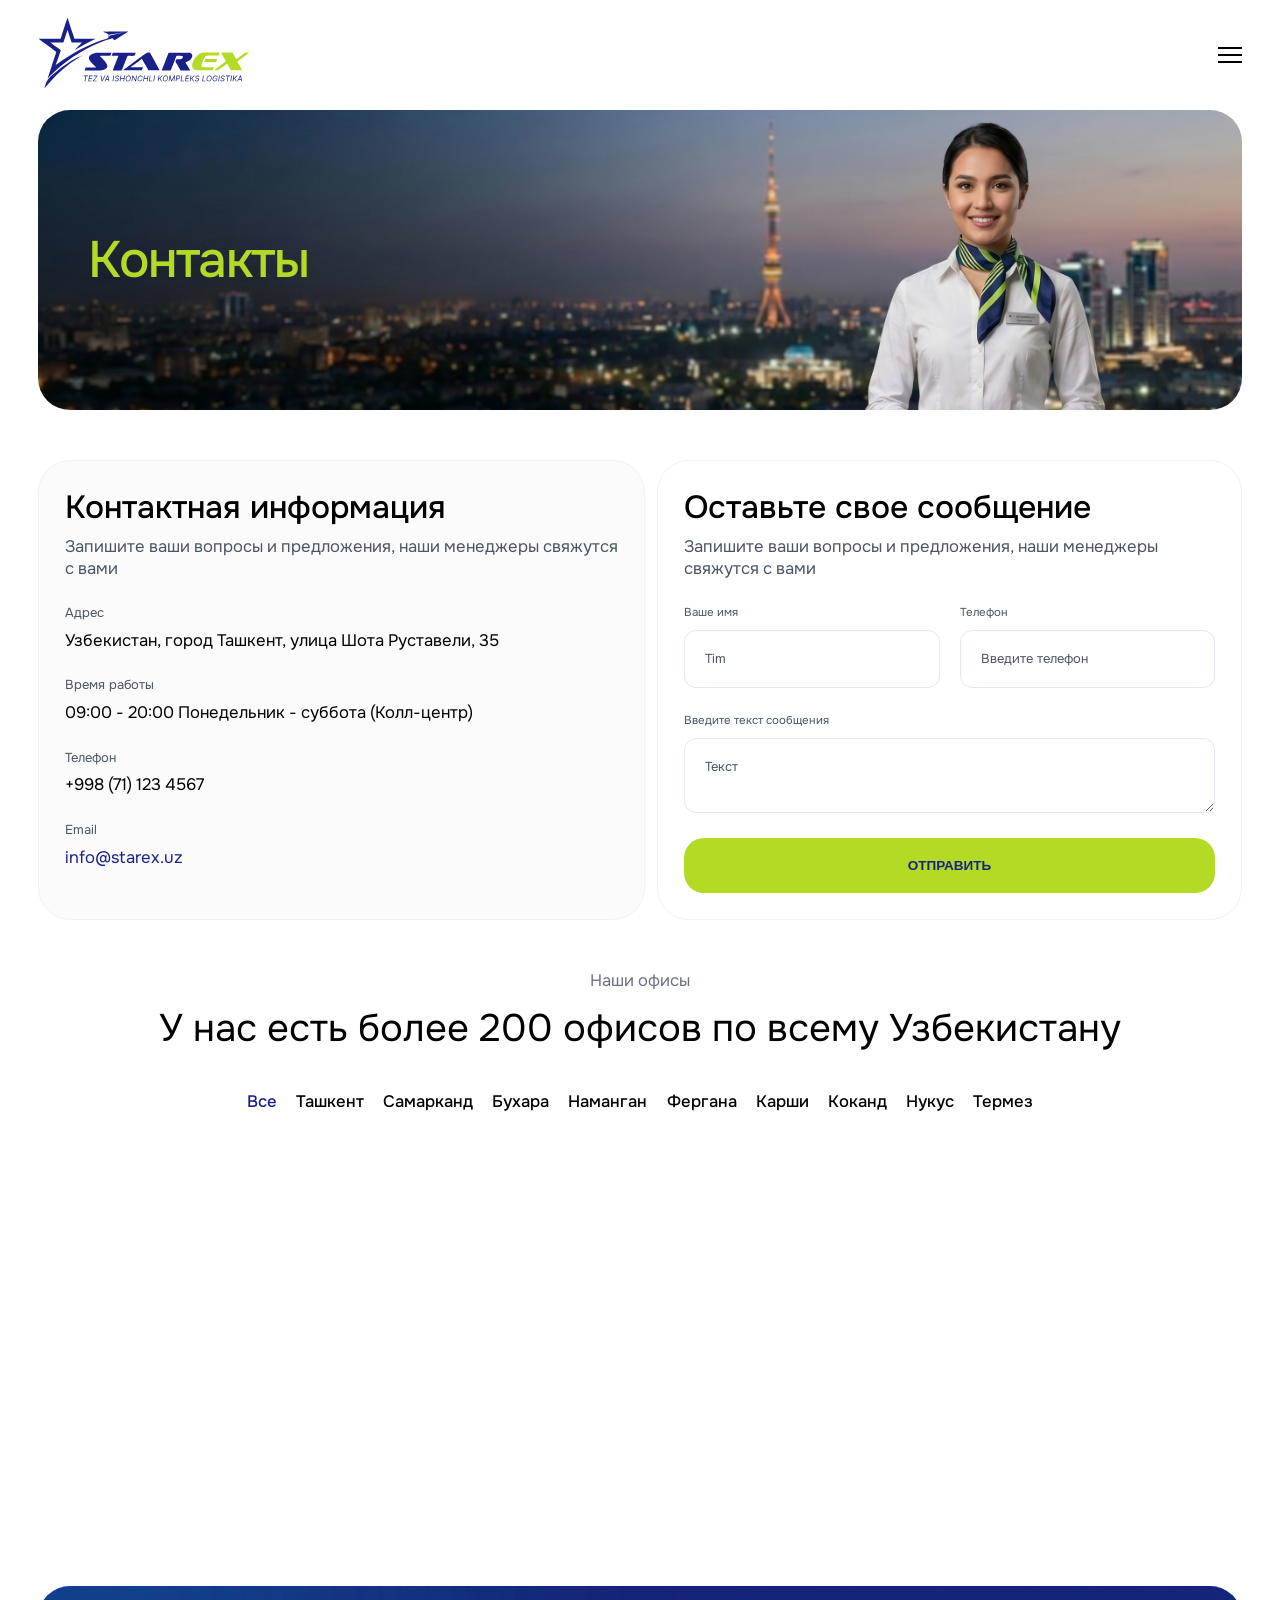
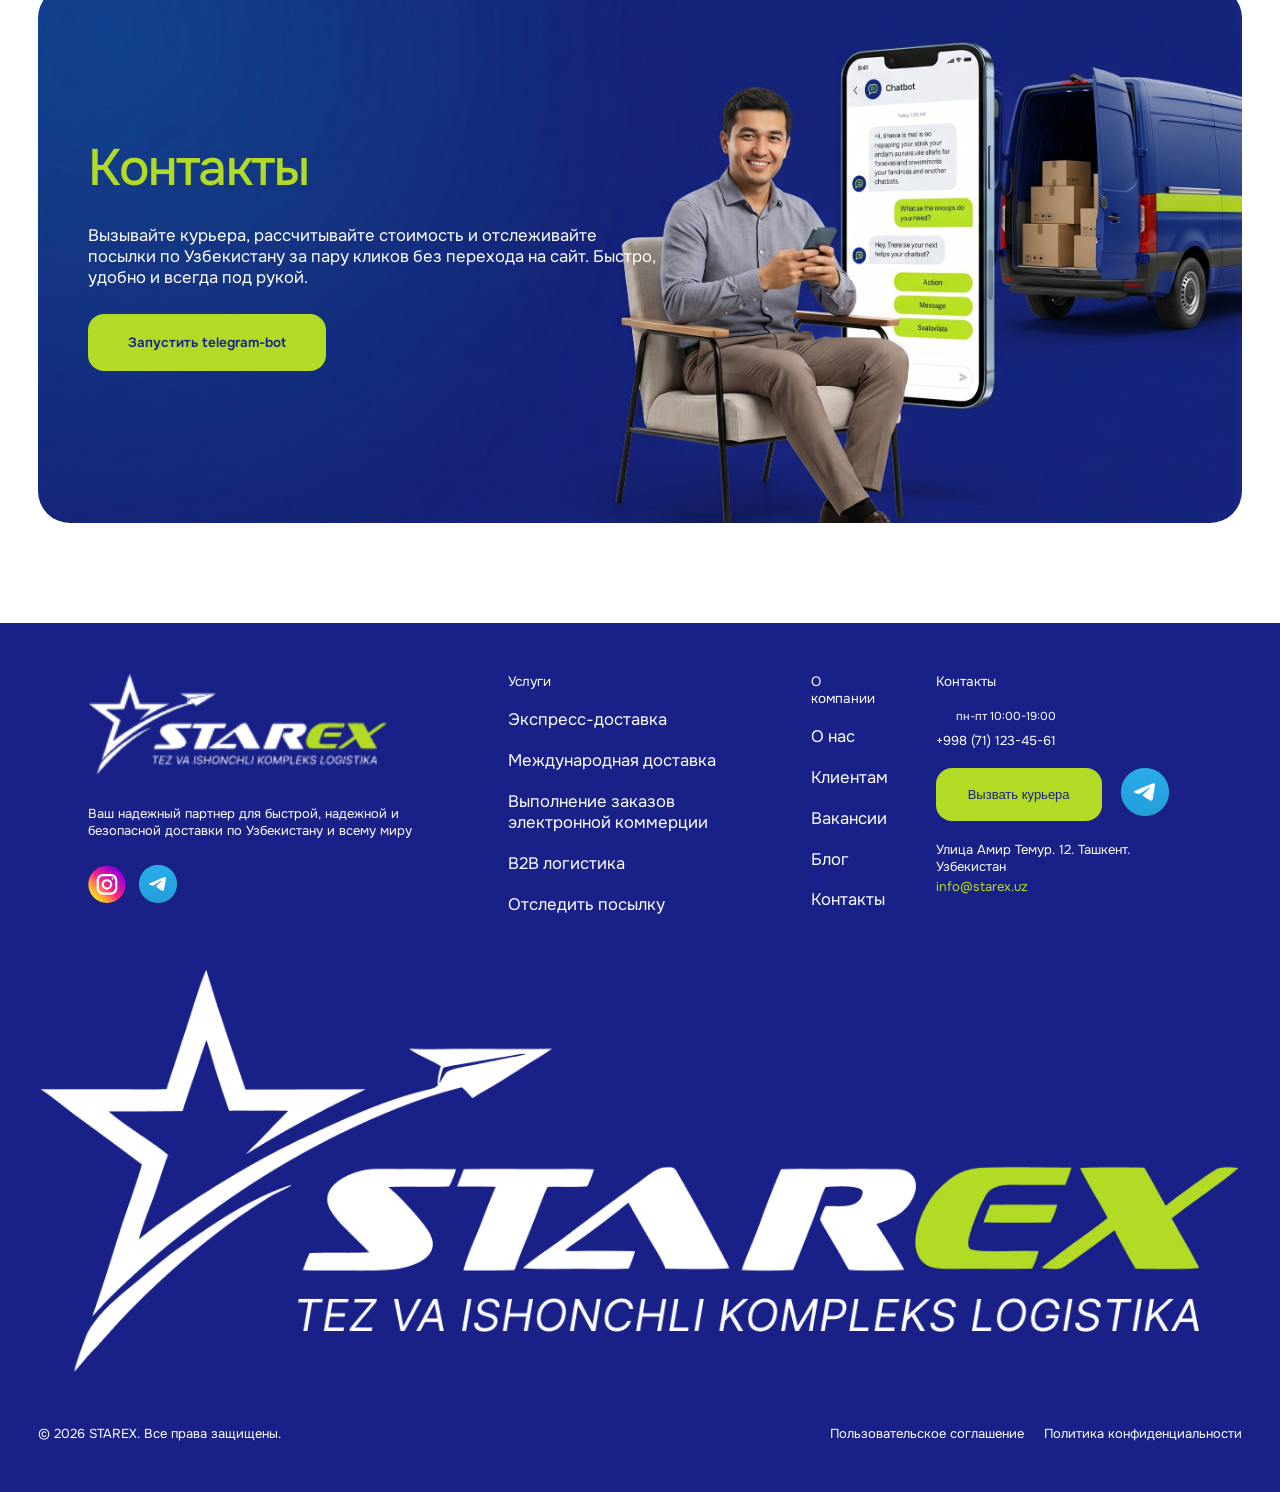
<file: assets/pages/contact.html>
<!doctype html>
<html lang="en">
  <head>
    <meta charset="UTF-8" />
    <meta name="viewport" content="width=device-width, initial-scale=1.0" />
    <title>Contact</title>
    <link
      rel="stylesheet"
      href="https://cdn.jsdelivr.net/npm/swiper@11/swiper-bundle.min.css"
    />
    <link rel="stylesheet" href="/assets/css/main.css" />
    <link rel="stylesheet" href="/assets/css/responsive.css" />
  </head>
  <body>
    <section class="hero another-page-hero">
      <header>
        <div class="container">
          <div class="header-wrapper">
            <div class="logo-wrapper">
              <a href="/index.html">
                <img
                  src="/assets/images/logo-blue.svg"
                  alt="STAREX Logo"
                  class="logo"
                />
              </a>
            </div>

            <div class="mobile-menu" id="mobileMenu">
              <div class="navbar-menu">
                <ul>
                  <li>
                    <a href="/assets/pages/about.html" class="active">О нас</a>
                  </li>
                  <li>
                    <a href="/assets/pages/services.html">Услуги</a>
                  </li>
                  <li>
                    <a href="/assets/pages/clients.html">Клиентам</a>
                  </li>
                  <li>
                    <a href="/assets/pages/vacancy.html">Вакансии</a>
                  </li>
                  <li>
                    <a href="/assets/pages/blog.html">Блог</a>
                  </li>
                  <li>
                    <a href="/assets/pages/contact.html">Контакты</a>
                  </li>
                </ul>
              </div>

              <div class="navbar-right-wrapper">
                <div class="navbar-phone-wrapper">
                  <span>пн-пт 10:00-19:00</span>
                  <a href="tel:+998711234561">+998 (71) 123-45-61</a>
                </div>

                <div class="navbar-right-btn-wrapper">
                  <button>Вызвать курьера</button>
                  <button>
                    <img src="/assets/images/user.svg" alt="icon" />
                    Кабинет
                  </button>
                </div>
              </div>

              <div class="mobile-close-wrapper">
                <div class="logo-wrapper">
                  <img src="/assets/images/logo.png" alt="image" />
                </div>
                <button class="mobile-close" aria-label="Close">
                  <img src="/assets/images/close.svg" alt="image" />
                </button>
              </div>
            </div>

            <button class="burger-btn" id="burgerBtn">
              <span></span>
              <span></span>
              <span></span>
            </button>
          </div>
        </div>
      </header>
    </section>

    <main>
      <section>
        <div class="container">
          <div
            class="contact-banner-wrapper"
            style="
              background: url(&quot;/assets/images/contact/banner-contact.jpg&quot;);
            "
          >
            <h2>Контакты</h2>
          </div>
        </div>
      </section>

      <section>
        <div class="container">
          <div class="contact-container">
            <div class="contact-left">
              <div class="item">
                <h6>Контактная информация</h6>
                <span class="header">
                  Запишите ваши вопросы и предложения, наши менеджеры свяжутся с
                  вами
                </span>
              </div>
              <div class="item">
                <span>Адрес</span>
                <p>Узбекистан, город Ташкент, улица Шота Руставели, 35</p>
              </div>
              <div class="item">
                <span>Время работы</span>
                <p>09:00 - 20:00 Понедельник - суббота (Колл-центр)</p>
              </div>
              <div class="item">
                <span>Телефон</span>
                <p>+998 (71) 123 4567</p>
              </div>
              <div class="item">
                <span>Email</span>
                <a href="mailto:info@starex.uz">info@starex.uz</a>
              </div>
            </div>

            <div class="contact-right">
              <div class="item">
                <h6>Оставьте свое сообщение</h6>
                <span>
                  Запишите ваши вопросы и предложения, наши менеджеры свяжутся с
                  вами
                </span>
              </div>

              <form class="contact-form">
                <div class="item-wrapper row">
                  <div class="form-control">
                    <label for="name">Ваше имя</label>
                    <input
                      type="text"
                      id="name"
                      name="name"
                      placeholder="Tim"
                    />
                  </div>

                  <div class="form-control">
                    <label for="phone">Телефон</label>
                    <input
                      type="tel"
                      id="phone"
                      name="phone"
                      placeholder="Введите телефон"
                    />
                  </div>
                </div>

                <div class="item-wrapper">
                  <div class="form-control">
                    <label for="message">Введите текст сообщения</label>
                    <textarea
                      id="message"
                      name="message"
                      placeholder="Текст"
                      rows="2"
                    ></textarea>
                  </div>
                </div>

                <button type="submit" class="submit-btn">ОТПРАВИТЬ</button>
              </form>
            </div>
          </div>
        </div>
      </section>

      <section>
        <div class="container">
          <div class="google-maps-wrapper">
            <div class="google-maps-header-wrapper">
              <p>Наши офисы</p>
              <h2>У нас есть более 200 офисов по всему Узбекистану</h2>
            </div>

            <div class="google-maps-tabs-wrapper">
              <ul>
                <li class="active">Все</li>
                <li>Ташкент</li>
                <li>Самарканд</li>
                <li>Бухара</li>
                <li>Наманган</li>
                <li>Фергана</li>
                <li>Карши</li>
                <li>Коканд</li>
                <li>Нукус</li>
                <li>Термез</li>
              </ul>
            </div>

            <div class="map-wrapper">
              <iframe
                src="https://www.google.com/maps/embed?pb=!1m18!1m12!1m3!1d2997.2102560352!2d69.28064177643648!3d41.30428940114486!2m3!1f0!2f0!3f0!3m2!1i1024!2i768!4f13.1!3m3!1m2!1s0x38ae8b316f0c592b%3A0xe5631aa0a5a04f1!2sWEBLINE!5e0!3m2!1sru!2s!4v1784799597177!5m2!1sru!2s"
                width="600"
                height="450"
                style="border: 0"
                allowfullscreen=""
                loading="lazy"
                referrerpolicy="strict-origin-when-cross-origin"
              ></iframe>
            </div>
          </div>
        </div>
      </section>

      <section>
        <div class="container">
          <div
            class="contact-banner-wrapper contact-bot"
            style="
              background: url(&quot;/assets/images/contact/banner-contact2.jpg&quot;);
            "
          >
            <h2>Контакты</h2>
            <p>
              Вызывайте курьера, рассчитывайте стоимость и отслеживайте посылки
              по Узбекистану за пару кликов без перехода на сайт. Быстро, удобно
              и всегда под рукой.
            </p>
            <a href="#">Запустить telegram-bot</a>
          </div>
        </div>
      </section>
    </main>

    <footer>
      <div class="container">
        <div class="footer-wrapper">
          <div class="footer-item">
            <div class="logo-wrapper">
              <img src="/assets/images/logo.png" alt="image" />
            </div>
            <p class="under-logo-title">
              Ваш надежный партнер для быстрой, надежной и безопасной доставки
              по Узбекистану и всему миру
            </p>
            <div class="social-wrapper">
              <a href="#">
                <img src="/assets/images/instagram.svg" alt="icon" />
              </a>
              <a href="#">
                <img src="/assets/images/telegram.svg" alt="icon" />
              </a>
            </div>
          </div>

          <div class="footer-item">
            <div class="footer-menu-wrapper">
              <p>Услуги</p>
              <ul>
                <li>
                  <a href="#">Экспресс-доставка</a>
                </li>
                <li>
                  <a href="#">Международная доставка</a>
                </li>
                <li>
                  <a href="#">Выполнение заказов электронной коммерции</a>
                </li>
                <li>
                  <a href="#">B2B логистика</a>
                </li>
                <li>
                  <a href="#">Отследить посылку</a>
                </li>
              </ul>
            </div>
          </div>

          <div class="footer-item">
            <div class="footer-menu-wrapper">
              <p>О компании</p>
              <ul>
                <li>
                  <a href="#">О нас</a>
                </li>
                <li>
                  <a href="#">Клиентам</a>
                </li>
                <li>
                  <a href="#">Вакансии</a>
                </li>
                <li>
                  <a href="#">Блог</a>
                </li>
                <li>
                  <a href="#">Контакты</a>
                </li>
              </ul>
            </div>
          </div>

          <div class="footer-item">
            <div class="footer-menu-wrapper">
              <p>Контакты</p>
              <div class="footer-list-wrapper">
                <div class="footer-contact-wrapper">
                  <div class="phone-wrapper">
                    <span>пн-пт 10:00-19:00</span>
                    <a href="tel:+998711234561">+998 (71) 123-45-61</a>
                  </div>
                  <button>Вызвать курьера</button>
                  <a href="#">
                    <img src="/assets/images/telegram.svg" alt="icon" />
                  </a>
                </div>

                <div class="footer-address-wrapper">
                  <p>Улица Амир Темур. 12. Ташкент. Узбекистан</p>
                  <a href="mailto:info@starex.uz">info@starex.uz</a>
                </div>
              </div>
            </div>
          </div>
        </div>

        <div class="footer-big-logo">
          <img src="/assets/images/big-logo.png" alt="image" />
        </div>

        <div class="copyright-wrapper">
          <p>© 2026 STAREX. Все права защищены.</p>
          <div class="item">
            <a href="#">Пользовательское соглашение</a>
            <a href="#">Политика конфиденциальности</a>
          </div>
        </div>
      </div>
    </footer>

    <script src="https://cdn.jsdelivr.net/npm/swiper@11/swiper-bundle.min.js"></script>
    <script src="/assets/js/main.js"></script>
  </body>
</html>
</file>
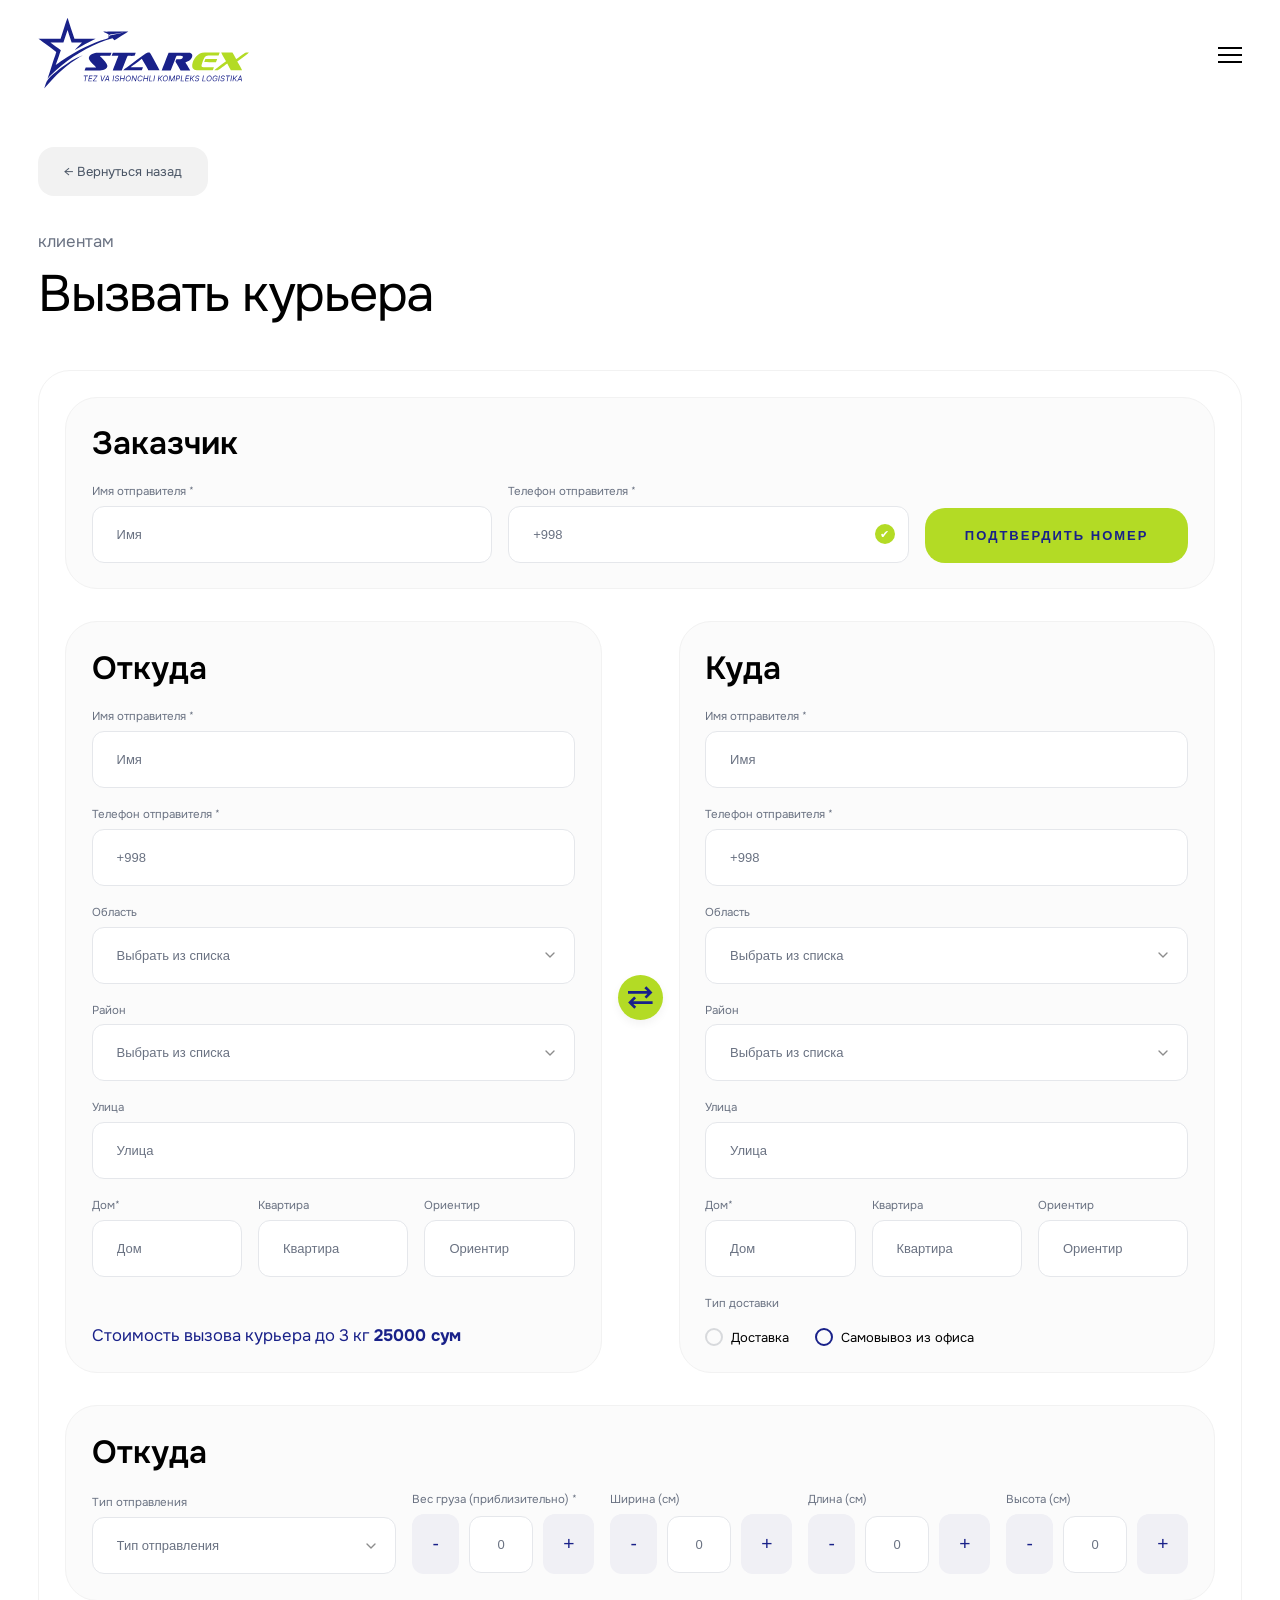
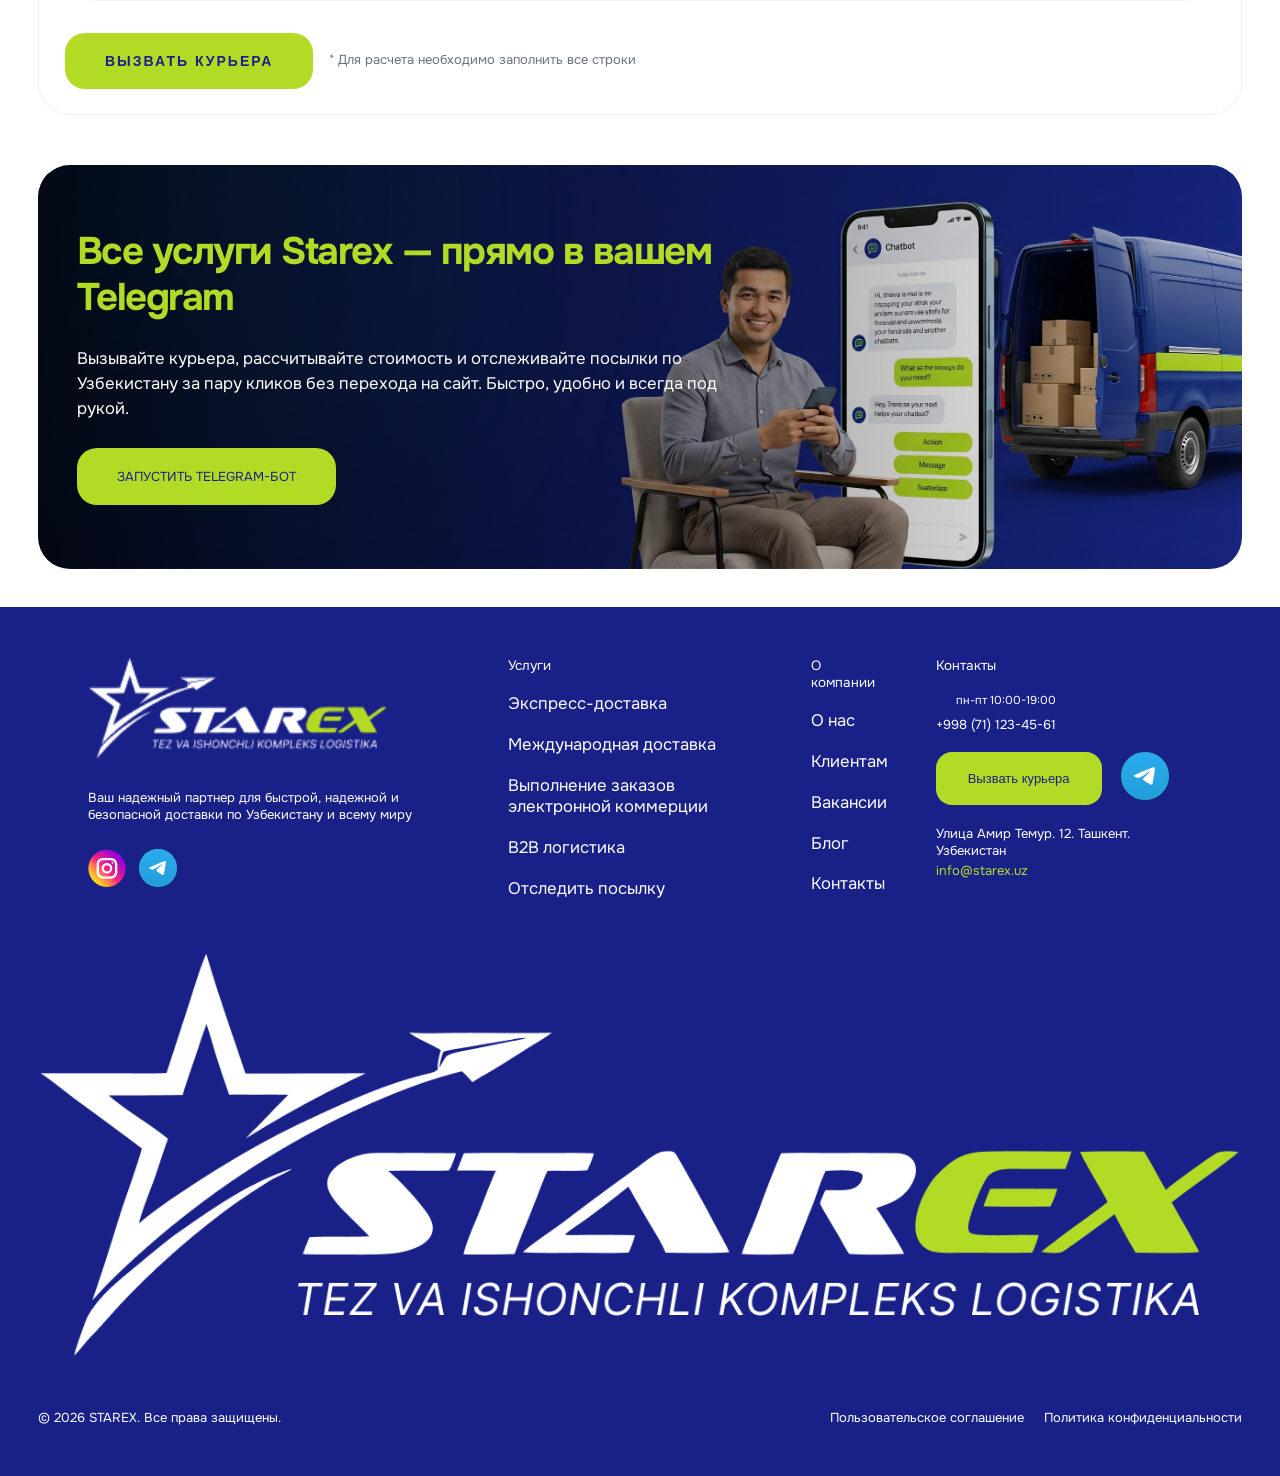
<file: assets/pages/curier.html>
<!doctype html>
<html lang="en">
  <head>
    <meta charset="UTF-8" />
    <meta name="viewport" content="width=device-width, initial-scale=1.0" />
    <title>Contact</title>
    <link
      rel="stylesheet"
      href="https://cdn.jsdelivr.net/npm/swiper@11/swiper-bundle.min.css"
    />
    <link rel="stylesheet" href="/assets/css/main.css" />
    <link rel="stylesheet" href="/assets/css/responsive.css" />
  </head>
  <body>
    <section class="hero another-page-hero">
      <header>
        <div class="container">
          <div class="header-wrapper">
            <div class="logo-wrapper">
              <a href="/index.html">
                <img
                  src="/assets/images/logo-blue.svg"
                  alt="STAREX Logo"
                  class="logo"
                />
              </a>
            </div>

            <div class="mobile-menu" id="mobileMenu">
              <div class="navbar-menu">
                <ul>
                  <li>
                    <a href="/assets/pages/about.html" class="active">О нас</a>
                  </li>
                  <li>
                    <a href="/assets/pages/services.html">Услуги</a>
                  </li>
                  <li>
                    <a href="/assets/pages/clients.html">Клиентам</a>
                  </li>
                  <li>
                    <a href="/assets/pages/vacancy.html">Вакансии</a>
                  </li>
                  <li>
                    <a href="/assets/pages/blog.html">Блог</a>
                  </li>
                  <li>
                    <a href="/assets/pages/contact.html">Контакты</a>
                  </li>
                </ul>
              </div>

              <div class="navbar-right-wrapper">
                <div class="navbar-phone-wrapper">
                  <span>пн-пт 10:00-19:00</span>
                  <a href="tel:+998711234561">+998 (71) 123-45-61</a>
                </div>

                <div class="navbar-right-btn-wrapper">
                  <button>Вызвать курьера</button>
                  <button>
                    <img src="/assets/images/user.svg" alt="icon" />
                    Кабинет
                  </button>
                </div>
              </div>

              <div class="mobile-close-wrapper">
                <div class="logo-wrapper">
                  <img src="/assets/images/logo.png" alt="image" />
                </div>
                <button class="mobile-close" aria-label="Close">
                  <img src="/assets/images/close.svg" alt="image" />
                </button>
              </div>
            </div>

            <button class="burger-btn" id="burgerBtn">
              <span></span>
              <span></span>
              <span></span>
            </button>
          </div>
        </div>
      </header>
    </section>

    <main>
      <section>
        <div class="container">
          <div class="curier-container">
            <div class="back-wrapper">
              <a href="#">← Вернуться назад</a>
            </div>

            <div class="curier-header-wrapper">
              <span>клиентам</span>
              <h1>Вызвать курьера</h1>
            </div>

            <div class="curier-wrapper">
              <div class="curier-card customer-card">
                <h3 class="card-title">Заказчик</h3>
                <div class="customer-fields">
                  <div class="input-group">
                    <label>Имя отправителя *</label>
                    <input type="text" id="customer-name" placeholder="Имя" />
                  </div>
                  <div class="input-group phone-confirm-group">
                    <label>Телефон отправителя *</label>
                    <div class="phone-input-wrapper">
                      <input
                        type="tel"
                        id="customer-phone"
                        value="+998 "
                        placeholder="+998 90 123 45 67"
                      />
                      <span class="valid-icon">✔</span>
                    </div>
                  </div>
                  <button type="button" class="btn-confirm-phone">
                    ПОДТВЕРДИТЬ НОМЕР
                  </button>
                </div>
              </div>

              <div class="route-section">
                <div class="curier-card route-card" id="from-card">
                  <h3 class="card-title">Откуда</h3>
                  <div class="card-fields">
                    <div class="input-group">
                      <label>Имя отправителя *</label>
                      <input type="text" class="field-name" placeholder="Имя" />
                    </div>
                    <div class="input-group">
                      <label>Телефон отправителя *</label>
                      <input
                        type="tel"
                        class="field-phone"
                        value="+998 "
                        placeholder="+998"
                      />
                    </div>
                    <div class="input-group">
                      <label>Область</label>
                      <select class="field-region">
                        <option value="" disabled selected>
                          Выбрать из списка
                        </option>
                        <option value="Ташкент">Ташкент</option>
                        <option value="Самарканд">Самарканд</option>
                        <option value="Фергана">Фергана</option>
                      </select>
                    </div>
                    <div class="input-group">
                      <label>Район</label>
                      <select class="field-district">
                        <option value="" disabled selected>
                          Выбрать из списка
                        </option>
                        <option value="Мирабадский">Мирабадский</option>
                        <option value="Юнусабадский">Юнусабадский</option>
                        <option value="Чиланзарский">Чиланзарский</option>
                      </select>
                    </div>
                    <div class="input-group">
                      <label>Улица</label>
                      <input
                        type="text"
                        class="field-street"
                        placeholder="Улица"
                      />
                    </div>
                    <div class="address-row">
                      <div class="input-group">
                        <label>Дом*</label>
                        <input
                          type="text"
                          class="field-house"
                          placeholder="Дом"
                        />
                      </div>
                      <div class="input-group">
                        <label>Квартира</label>
                        <input
                          type="text"
                          class="field-apt"
                          placeholder="Квартира"
                        />
                      </div>
                      <div class="input-group">
                        <label>Ориентир</label>
                        <input
                          type="text"
                          class="field-ref"
                          placeholder="Ориентир"
                        />
                      </div>
                    </div>
                    <div class="cost-info">
                      <span
                        >Стоимость вызова курьера до 3 кг
                        <strong>25000 сум</strong></span
                      >
                    </div>
                  </div>
                </div>

                <button
                  type="button"
                  class="swap-btn"
                  id="swap-route-btn"
                  aria-label="Поменять местами"
                >
                  <img src="/assets/images/calc/swap.svg" alt="icon">
                </button>

                <div class="curier-card route-card" id="to-card">
                  <h3 class="card-title">Куда</h3>
                  <div class="card-fields">
                    <div class="input-group">
                      <label>Имя отправителя *</label>
                      <input type="text" class="field-name" placeholder="Имя" />
                    </div>
                    <div class="input-group">
                      <label>Телефон отправителя *</label>
                      <input
                        type="tel"
                        class="field-phone"
                        value="+998 "
                        placeholder="+998"
                      />
                    </div>
                    <div class="input-group">
                      <label>Область</label>
                      <select class="field-region">
                        <option value="" disabled selected>
                          Выбрать из списка
                        </option>
                        <option value="Ташкент">Ташкент</option>
                        <option value="Самарканд">Самарканд</option>
                        <option value="Фергана">Фергана</option>
                      </select>
                    </div>
                    <div class="input-group">
                      <label>Район</label>
                      <select class="field-district">
                        <option value="" disabled selected>
                          Выбрать из списка
                        </option>
                        <option value="Мирабадский">Мирабадский</option>
                        <option value="Юнусабадский">Юнусабадский</option>
                        <option value="Чиланзарский">Чиланзарский</option>
                      </select>
                    </div>
                    <div class="input-group">
                      <label>Улица</label>
                      <input
                        type="text"
                        class="field-street"
                        placeholder="Улица"
                      />
                    </div>
                    <div class="address-row">
                      <div class="input-group">
                        <label>Дом*</label>
                        <input
                          type="text"
                          class="field-house"
                          placeholder="Дом"
                        />
                      </div>
                      <div class="input-group">
                        <label>Квартира</label>
                        <input
                          type="text"
                          class="field-apt"
                          placeholder="Квартира"
                        />
                      </div>
                      <div class="input-group">
                        <label>Ориентир</label>
                        <input
                          type="text"
                          class="field-ref"
                          placeholder="Ориентир"
                        />
                      </div>
                    </div>

                    <!-- Радиокнопки типа доставки -->
                    <div class="delivery-type-group">
                      <label class="delivery-type-label">Тип доставки</label>
                      <div class="radio-options">
                        <label class="custom-radio">
                          <input
                            type="radio"
                            name="delivery-type"
                            value="delivery"
                          />
                          <span class="radio-mark"></span>
                          Доставка
                        </label>
                        <label class="custom-radio">
                          <input
                            type="radio"
                            name="delivery-type"
                            value="pickup"
                            checked
                          />
                          <span class="radio-mark"></span>
                          Самовывоз из офиса
                        </label>
                      </div>
                    </div>
                  </div>
                </div>
              </div>

              <div class="curier-card cargo-card">
                <h3 class="card-title">Откуда</h3>
                <div class="cargo-grid">
                  <div class="input-group cargo-type">
                    <label>Тип отправления</label>
                    <select>
                      <option value="" disabled selected>
                        Тип отправления
                      </option>
                      <option value="Документы">Документы</option>
                      <option value="Посылка">Посылка</option>
                      <option value="Груз">Груз</option>
                    </select>
                  </div>

                  <!-- Счетчик: Вес -->
                  <div class="input-group counter-group">
                    <label>Вес груза (приблизительно) *</label>
                    <div class="counter-control">
                      <button type="button" class="btn-counter minus">-</button>
                      <input
                        type="number"
                        class="counter-input"
                        value="0"
                        min="0"
                      />
                      <button type="button" class="btn-counter plus">+</button>
                    </div>
                  </div>

                  <!-- Счетчик: Ширина -->
                  <div class="input-group counter-group">
                    <label>Ширина (см)</label>
                    <div class="counter-control">
                      <button type="button" class="btn-counter minus">-</button>
                      <input
                        type="number"
                        class="counter-input"
                        value="0"
                        min="0"
                      />
                      <button type="button" class="btn-counter plus">+</button>
                    </div>
                  </div>

                  <!-- Счетчик: Длина -->
                  <div class="input-group counter-group">
                    <label>Длина (см)</label>
                    <div class="counter-control">
                      <button type="button" class="btn-counter minus">-</button>
                      <input
                        type="number"
                        class="counter-input"
                        value="0"
                        min="0"
                      />
                      <button type="button" class="btn-counter plus">+</button>
                    </div>
                  </div>

                  <!-- Счетчик: Высота -->
                  <div class="input-group counter-group">
                    <label>Высота (см)</label>
                    <div class="counter-control">
                      <button type="button" class="btn-counter minus">-</button>
                      <input
                        type="number"
                        class="counter-input"
                        value="0"
                        min="0"
                      />
                      <button type="button" class="btn-counter plus">+</button>
                    </div>
                  </div>
                </div>
              </div>

              <div class="curier-footer">
                <button type="submit" class="btn-submit">
                  ВЫЗВАТЬ КУРЬЕРА
                </button>
                <span class="note"
                  >* Для расчета необходимо заполнить все строки</span
                >
              </div>
            </div>
          </div>
        </div>
      </section>

      <section>
        <div class="container">
          <div
            class="banner-wrapper"
            style="
              background:
                linear-gradient(
                  90deg,
                  rgba(0, 0, 0, 0.85) 0%,
                  rgba(0, 0, 0, 0.4) 50%,
                  rgba(0, 0, 0, 0) 100%
                ),
                url(&quot;/assets/images/home/banner3.jpg&quot;);
            "
          >
            <h2>Все услуги Starex — прямо в вашем Telegram</h2>
            <p>
              Вызывайте курьера, рассчитывайте стоимость и отслеживайте посылки
              по Узбекистану за пару кликов без перехода на сайт. Быстро, удобно
              и всегда под рукой.
            </p>
            <a href="#">Запустить Telegram-бот</a>
          </div>
        </div>
      </section>
    </main>

    <footer>
      <div class="container">
        <div class="footer-wrapper">
          <div class="footer-item">
            <div class="logo-wrapper">
              <img src="/assets/images/logo.png" alt="image" />
            </div>
            <p class="under-logo-title">
              Ваш надежный партнер для быстрой, надежной и безопасной доставки
              по Узбекистану и всему миру
            </p>
            <div class="social-wrapper">
              <a href="#">
                <img src="/assets/images/instagram.svg" alt="icon" />
              </a>
              <a href="#">
                <img src="/assets/images/telegram.svg" alt="icon" />
              </a>
            </div>
          </div>

          <div class="footer-item">
            <div class="footer-menu-wrapper">
              <p>Услуги</p>
              <ul>
                <li>
                  <a href="#">Экспресс-доставка</a>
                </li>
                <li>
                  <a href="#">Международная доставка</a>
                </li>
                <li>
                  <a href="#">Выполнение заказов электронной коммерции</a>
                </li>
                <li>
                  <a href="#">B2B логистика</a>
                </li>
                <li>
                  <a href="#">Отследить посылку</a>
                </li>
              </ul>
            </div>
          </div>

          <div class="footer-item">
            <div class="footer-menu-wrapper">
              <p>О компании</p>
              <ul>
                <li>
                  <a href="#">О нас</a>
                </li>
                <li>
                  <a href="#">Клиентам</a>
                </li>
                <li>
                  <a href="#">Вакансии</a>
                </li>
                <li>
                  <a href="#">Блог</a>
                </li>
                <li>
                  <a href="#">Контакты</a>
                </li>
              </ul>
            </div>
          </div>

          <div class="footer-item">
            <div class="footer-menu-wrapper">
              <p>Контакты</p>
              <div class="footer-list-wrapper">
                <div class="footer-contact-wrapper">
                  <div class="phone-wrapper">
                    <span>пн-пт 10:00-19:00</span>
                    <a href="tel:+998711234561">+998 (71) 123-45-61</a>
                  </div>
                  <button>Вызвать курьера</button>
                  <a href="#">
                    <img src="/assets/images/telegram.svg" alt="icon" />
                  </a>
                </div>

                <div class="footer-address-wrapper">
                  <p>Улица Амир Темур. 12. Ташкент. Узбекистан</p>
                  <a href="mailto:info@starex.uz">info@starex.uz</a>
                </div>
              </div>
            </div>
          </div>
        </div>

        <div class="footer-big-logo">
          <img src="/assets/images/big-logo.png" alt="image" />
        </div>

        <div class="copyright-wrapper">
          <p>© 2026 STAREX. Все права защищены.</p>
          <div class="item">
            <a href="#">Пользовательское соглашение</a>
            <a href="#">Политика конфиденциальности</a>
          </div>
        </div>
      </div>
    </footer>

    <script src="https://cdn.jsdelivr.net/npm/swiper@11/swiper-bundle.min.js"></script>
    <script src="/assets/js/main.js"></script>
  </body>
</html>
</file>
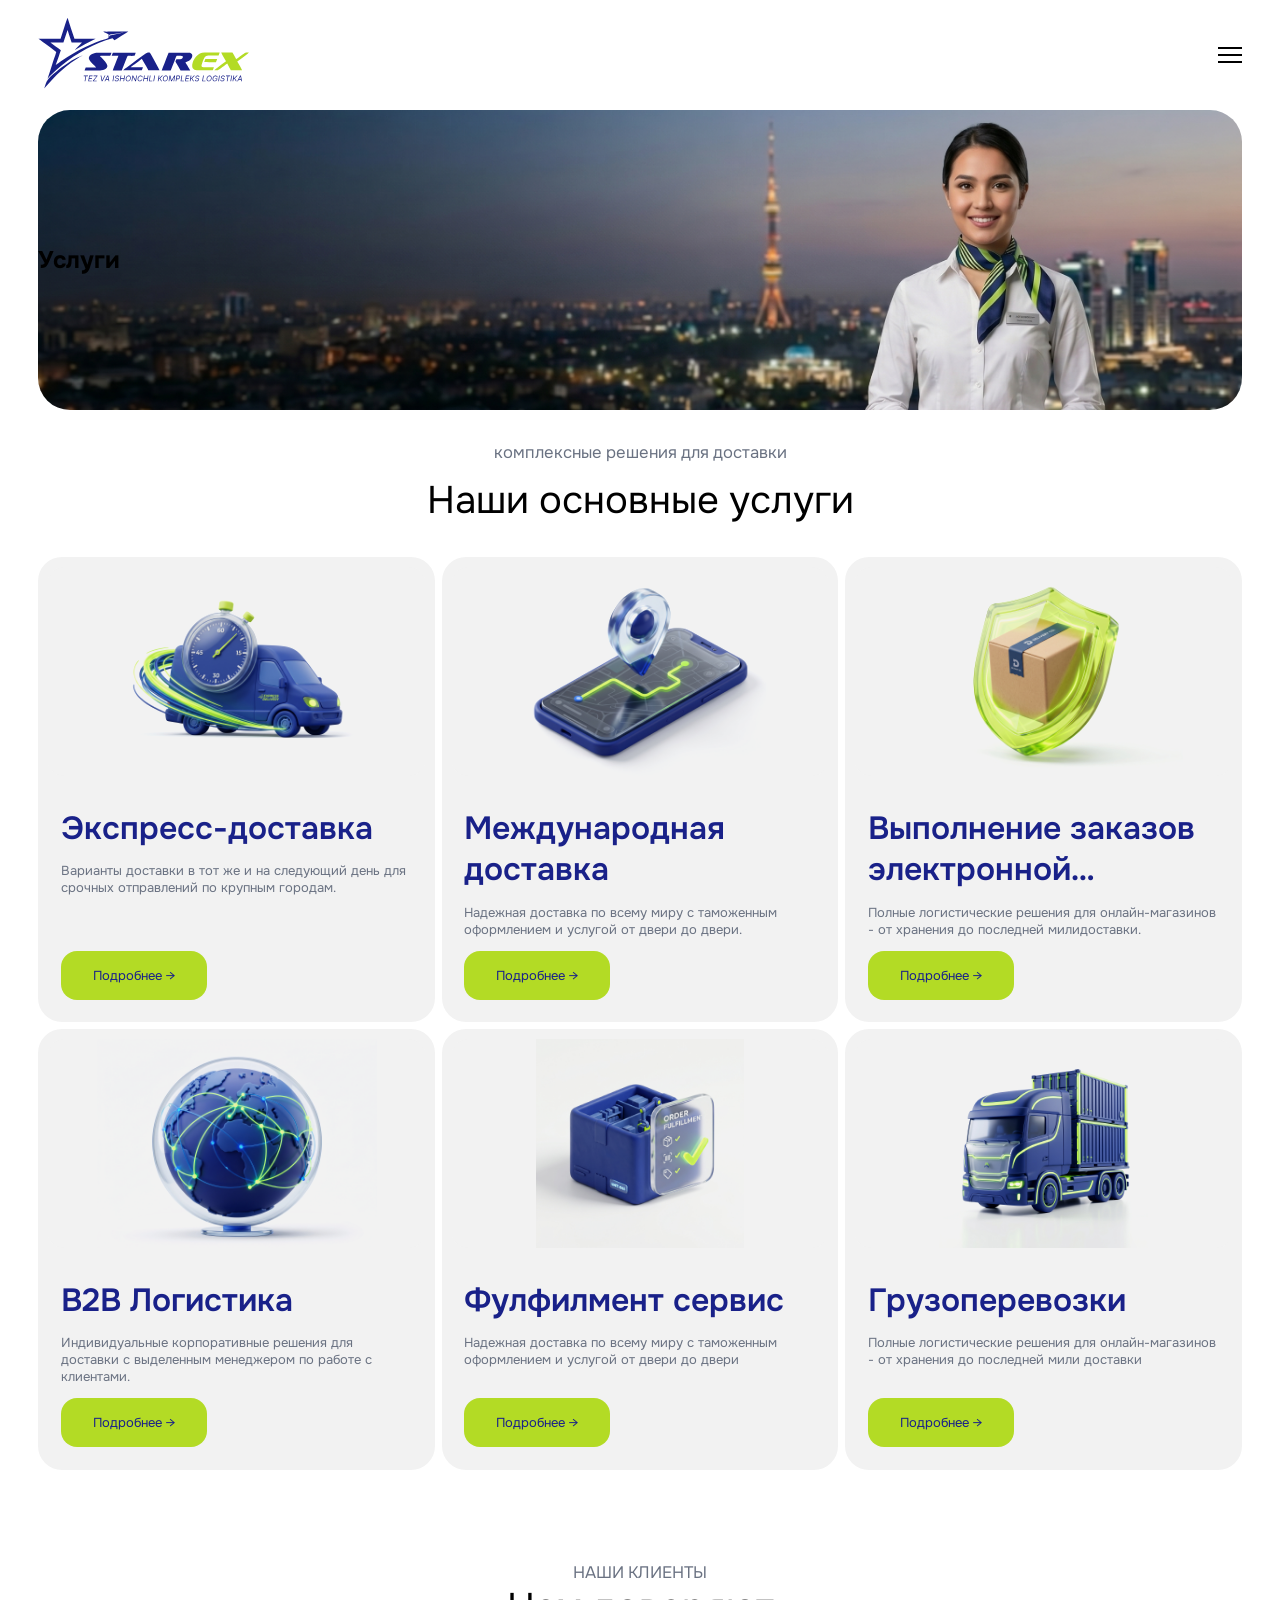
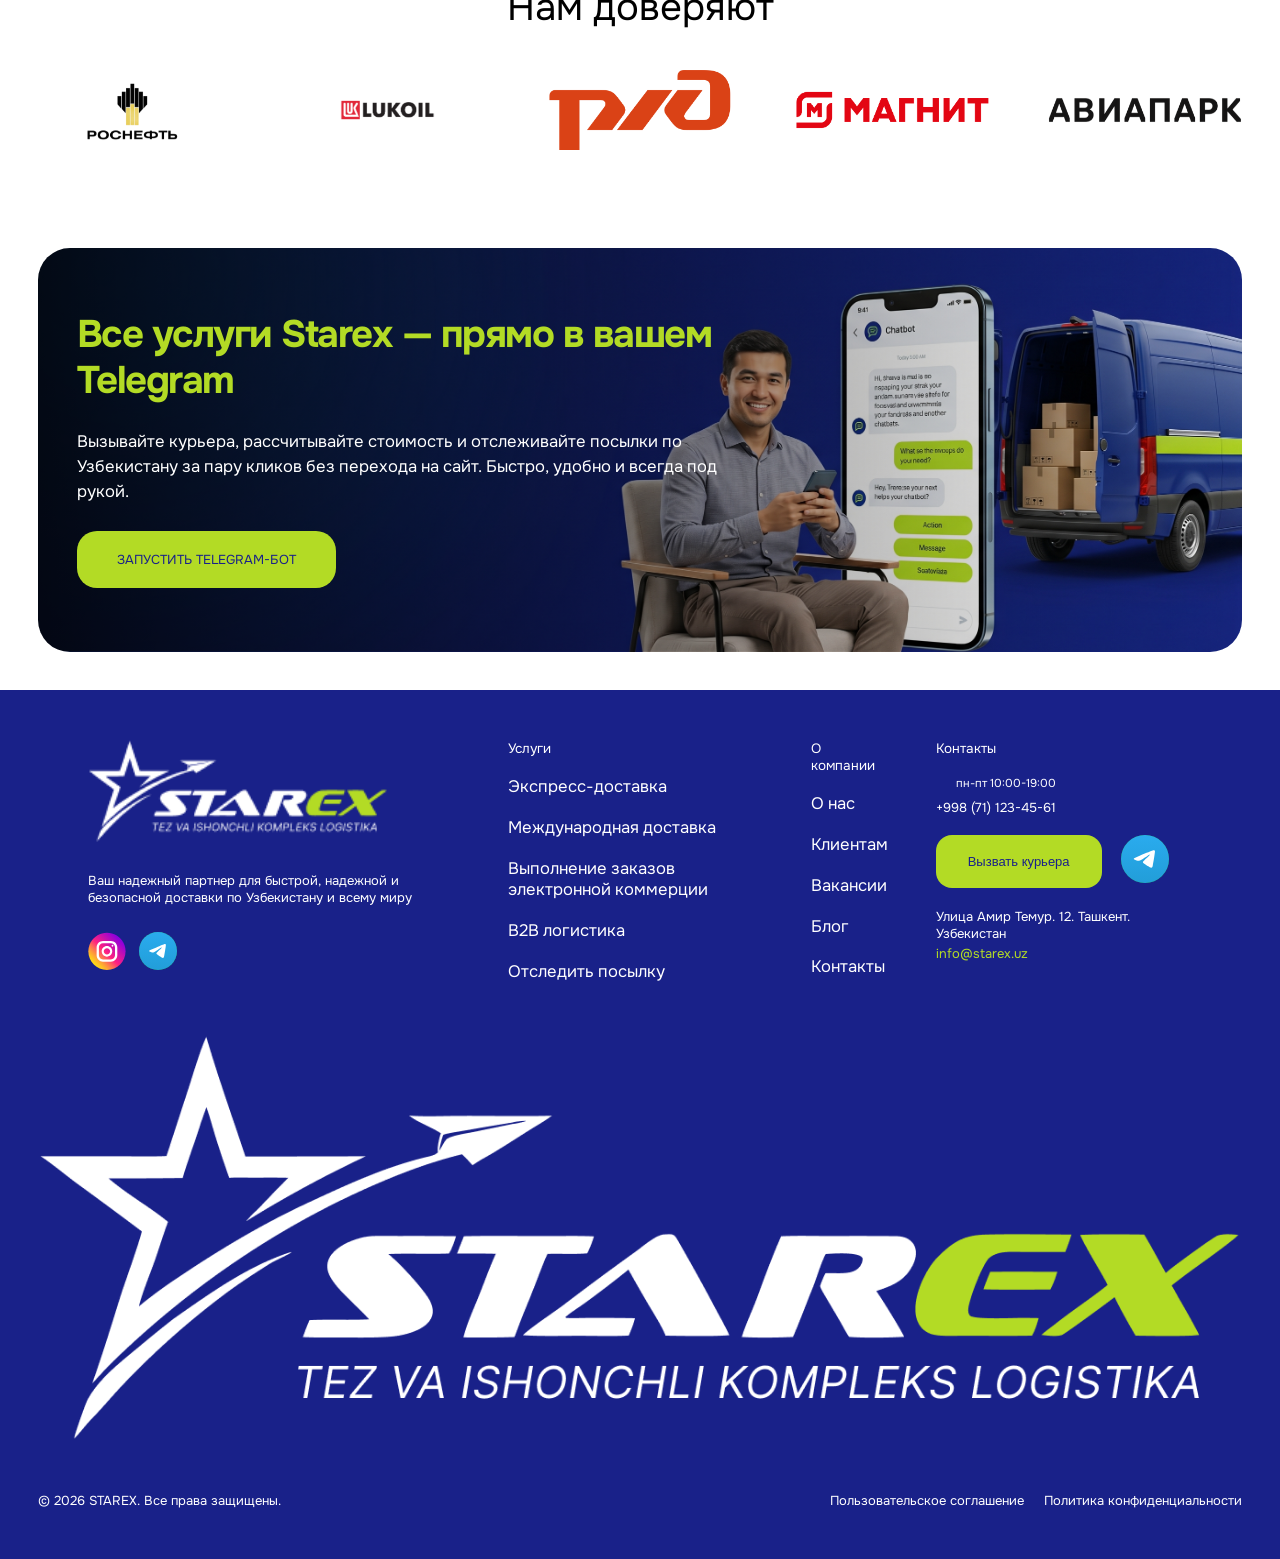
<file: assets/pages/services.html>
<!doctype html>
<html lang="en">
  <head>
    <meta charset="UTF-8" />
    <meta name="viewport" content="width=device-width, initial-scale=1.0" />
    <title>Services</title>
    <link
      rel="stylesheet"
      href="https://cdn.jsdelivr.net/npm/swiper@11/swiper-bundle.min.css"
    />
    <link rel="stylesheet" href="/assets/css/main.css" />
    <link rel="stylesheet" href="/assets/css/responsive.css" />
  </head>
  <body>
    <section class="hero another-page-hero">
      <header>
        <div class="container">
          <div class="header-wrapper">
            <div class="logo-wrapper">
              <a href="/index.html">
                <img
                  src="/assets/images/logo-blue.svg"
                  alt="STAREX Logo"
                  class="logo"
                />
              </a>
            </div>

            <div class="mobile-menu" id="mobileMenu">
              <div class="navbar-menu">
                <ul>
                  <li>
                    <a href="/assets/pages/about.html" class="active">О нас</a>
                  </li>
                  <li>
                    <a href="/assets/pages/services.html">Услуги</a>
                  </li>
                  <li>
                    <a href="/assets/pages/clients.html">Клиентам</a>
                  </li>
                  <li>
                    <a href="/assets/pages/vacancy.html">Вакансии</a>
                  </li>
                  <li>
                    <a href="/assets/pages/blog.html">Блог</a>
                  </li>
                  <li>
                    <a href="/assets/pages/contact.html">Контакты</a>
                  </li>
                </ul>
              </div>

              <div class="navbar-right-wrapper">
                <div class="navbar-phone-wrapper">
                  <span>пн-пт 10:00-19:00</span>
                  <a href="tel:+998711234561">+998 (71) 123-45-61</a>
                </div>

                <div class="navbar-right-btn-wrapper">
                  <button>Вызвать курьера</button>
                  <button>
                    <img src="/assets/images/user.svg" alt="icon" />
                    Кабинет
                  </button>
                </div>
              </div>

              <div class="mobile-close-wrapper">
                <div class="logo-wrapper">
                  <img src="/assets/images/logo.png" alt="image" />
                </div>
                <button class="mobile-close" aria-label="Close">
                  <img src="/assets/images/close.svg" alt="image" />
                </button>
              </div>
            </div>

            <button class="burger-btn" id="burgerBtn">
              <span></span>
              <span></span>
              <span></span>
            </button>
          </div>
        </div>
      </header>
    </section>

    <main>
      <section>
        <div class="container">
          <div
            class="contact-banner-wrapper"
            style="
              background: url(&quot;/assets/images/contact/banner-contact.jpg&quot;);
            "
          >
            <h1>Услуги</h1>
          </div>
        </div>
      </section>

      <section>
        <div class="container">
          <div class="our-services">
            <div class="our-services-header">
              <p>комплексные решения для доставки</p>
              <h2>Наши основные услуги</h2>
            </div>

            <div class="our-services-body">
              <div class="item">
                <div class="item-image">
                  <img src="/assets/images/home/s1.jpg" alt="image" />
                </div>
                <div class="item-content">
                  <h6>Экспресс-доставка</h6>
                  <p>
                    Варианты доставки в тот же и на следующий день для срочных
                    отправлений по крупным городам.
                  </p>
                  <a href="#">Подробнее →</a>
                </div>
              </div>

              <div class="item">
                <div class="item-image">
                  <img src="/assets/images/home/s2.jpg" alt="image" />
                </div>
                <div class="item-content">
                  <h6>Международная доставка</h6>
                  <p>
                    Надежная доставка по всему миру с таможенным оформлением и
                    услугой от двери до двери.
                  </p>
                  <a href="#">Подробнее →</a>
                </div>
              </div>

              <div class="item">
                <div class="item-image">
                  <img src="/assets/images/home/s3.jpg" alt="image" />
                </div>
                <div class="item-content">
                  <h6>Выполнение заказов электронной коммерции</h6>
                  <p>
                    Полные логистические решения для онлайн-магазинов - от
                    хранения до последней милидоставки.
                  </p>
                  <a href="#">Подробнее →</a>
                </div>
              </div>

              <div class="item">
                <div class="item-image">
                  <img src="/assets/images/home/s4.jpg" alt="image" />
                </div>
                <div class="item-content">
                  <h6>B2B Логистика</h6>
                  <p>
                    Индивидуальные корпоративные решения для доставки с
                    выделенным менеджером по работе с клиентами.
                  </p>
                  <a href="#">Подробнее →</a>
                </div>
              </div>

              <div class="item">
                <div class="item-image">
                  <img src="/assets/images/home/s5.jpg" alt="image" />
                </div>
                <div class="item-content">
                  <h6>Фулфилмент сервис</h6>
                  <p>
                    Надежная доставка по всему миру с таможенным оформлением и
                    услугой от двери до двери
                  </p>
                  <a href="#">Подробнее →</a>
                </div>
              </div>

              <div class="item">
                <div class="item-image">
                  <img src="/assets/images/home/s6.jpg" alt="image" />
                </div>
                <div class="item-content">
                  <h6>Грузоперевозки</h6>
                  <p>
                    Полные логистические решения для онлайн-магазинов - от
                    хранения до последней мили доставки
                  </p>
                  <a href="#">Подробнее →</a>
                </div>
              </div>
            </div>
          </div>
        </div>
      </section>

      <section>
        <div class="container">
          <div class="partners-section">
            <div class="partners-container">
              <span class="partners-subtitle">НАШИ КЛИЕНТЫ</span>
              <h2 class="partners-title">Нам доверяют</h2>

              <div class="swiper partners-slider">
                <div class="swiper-wrapper">
                  <div class="swiper-slide">
                    <img src="/assets/images/home/p1.png" alt="icon" />
                  </div>
                  <div class="swiper-slide">
                    <img src="/assets/images/home/p2.png" alt="icon" />
                  </div>
                  <div class="swiper-slide">
                    <img src="/assets/images/home/p3.png" alt="icon" />
                  </div>
                  <div class="swiper-slide">
                    <img src="/assets/images/home/p4.png" alt="icon" />
                  </div>
                  <div class="swiper-slide">
                    <img src="/assets/images/home/p5.png" alt="icon" />
                  </div>
                  <div class="swiper-slide">
                    <img src="/assets/images/home/p6.png" alt="icon" />
                  </div>
                </div>
              </div>
            </div>
          </div>
        </div>
      </section>

      <section>
        <div class="container">
          <div
            class="banner-wrapper"
            style="
              background:
                linear-gradient(
                  90deg,
                  rgba(0, 0, 0, 0.85) 0%,
                  rgba(0, 0, 0, 0.4) 50%,
                  rgba(0, 0, 0, 0) 100%
                ),
                url(&quot;/assets/images/home/banner3.jpg&quot;);
            "
          >
            <h2>Все услуги Starex — прямо в вашем Telegram</h2>
            <p>
              Вызывайте курьера, рассчитывайте стоимость и отслеживайте посылки
              по Узбекистану за пару кликов без перехода на сайт. Быстро, удобно
              и всегда под рукой.
            </p>
            <a href="#">Запустить Telegram-бот</a>
          </div>
        </div>
      </section>
    </main>

    <footer>
      <div class="container">
        <div class="footer-wrapper">
          <div class="footer-item">
            <div class="logo-wrapper">
              <img src="/assets/images/logo.png" alt="image" />
            </div>
            <p class="under-logo-title">
              Ваш надежный партнер для быстрой, надежной и безопасной доставки
              по Узбекистану и всему миру
            </p>
            <div class="social-wrapper">
              <a href="#">
                <img src="/assets/images/instagram.svg" alt="icon" />
              </a>
              <a href="#">
                <img src="/assets/images/telegram.svg" alt="icon" />
              </a>
            </div>
          </div>

          <div class="footer-item">
            <div class="footer-menu-wrapper">
              <p>Услуги</p>
              <ul>
                <li>
                  <a href="#">Экспресс-доставка</a>
                </li>
                <li>
                  <a href="#">Международная доставка</a>
                </li>
                <li>
                  <a href="#">Выполнение заказов электронной коммерции</a>
                </li>
                <li>
                  <a href="#">B2B логистика</a>
                </li>
                <li>
                  <a href="#">Отследить посылку</a>
                </li>
              </ul>
            </div>
          </div>

          <div class="footer-item">
            <div class="footer-menu-wrapper">
              <p>О компании</p>
              <ul>
                <li>
                  <a href="#">О нас</a>
                </li>
                <li>
                  <a href="#">Клиентам</a>
                </li>
                <li>
                  <a href="#">Вакансии</a>
                </li>
                <li>
                  <a href="#">Блог</a>
                </li>
                <li>
                  <a href="#">Контакты</a>
                </li>
              </ul>
            </div>
          </div>

          <div class="footer-item">
            <div class="footer-menu-wrapper">
              <p>Контакты</p>
              <div class="footer-list-wrapper">
                <div class="footer-contact-wrapper">
                  <div class="phone-wrapper">
                    <span>пн-пт 10:00-19:00</span>
                    <a href="tel:+998711234561">+998 (71) 123-45-61</a>
                  </div>
                  <button>Вызвать курьера</button>
                  <a href="#">
                    <img src="/assets/images/telegram.svg" alt="icon" />
                  </a>
                </div>

                <div class="footer-address-wrapper">
                  <p>Улица Амир Темур. 12. Ташкент. Узбекистан</p>
                  <a href="mailto:info@starex.uz">info@starex.uz</a>
                </div>
              </div>
            </div>
          </div>
        </div>

        <div class="footer-big-logo">
          <img src="/assets/images/big-logo.png" alt="image" />
        </div>

        <div class="copyright-wrapper">
          <p>© 2026 STAREX. Все права защищены.</p>
          <div class="item">
            <a href="#">Пользовательское соглашение</a>
            <a href="#">Политика конфиденциальности</a>
          </div>
        </div>
      </div>
    </footer>

    <script src="https://cdn.jsdelivr.net/npm/swiper@11/swiper-bundle.min.js"></script>
    <script src="/assets/js/main.js"></script>
  </body>
</html>
</file>
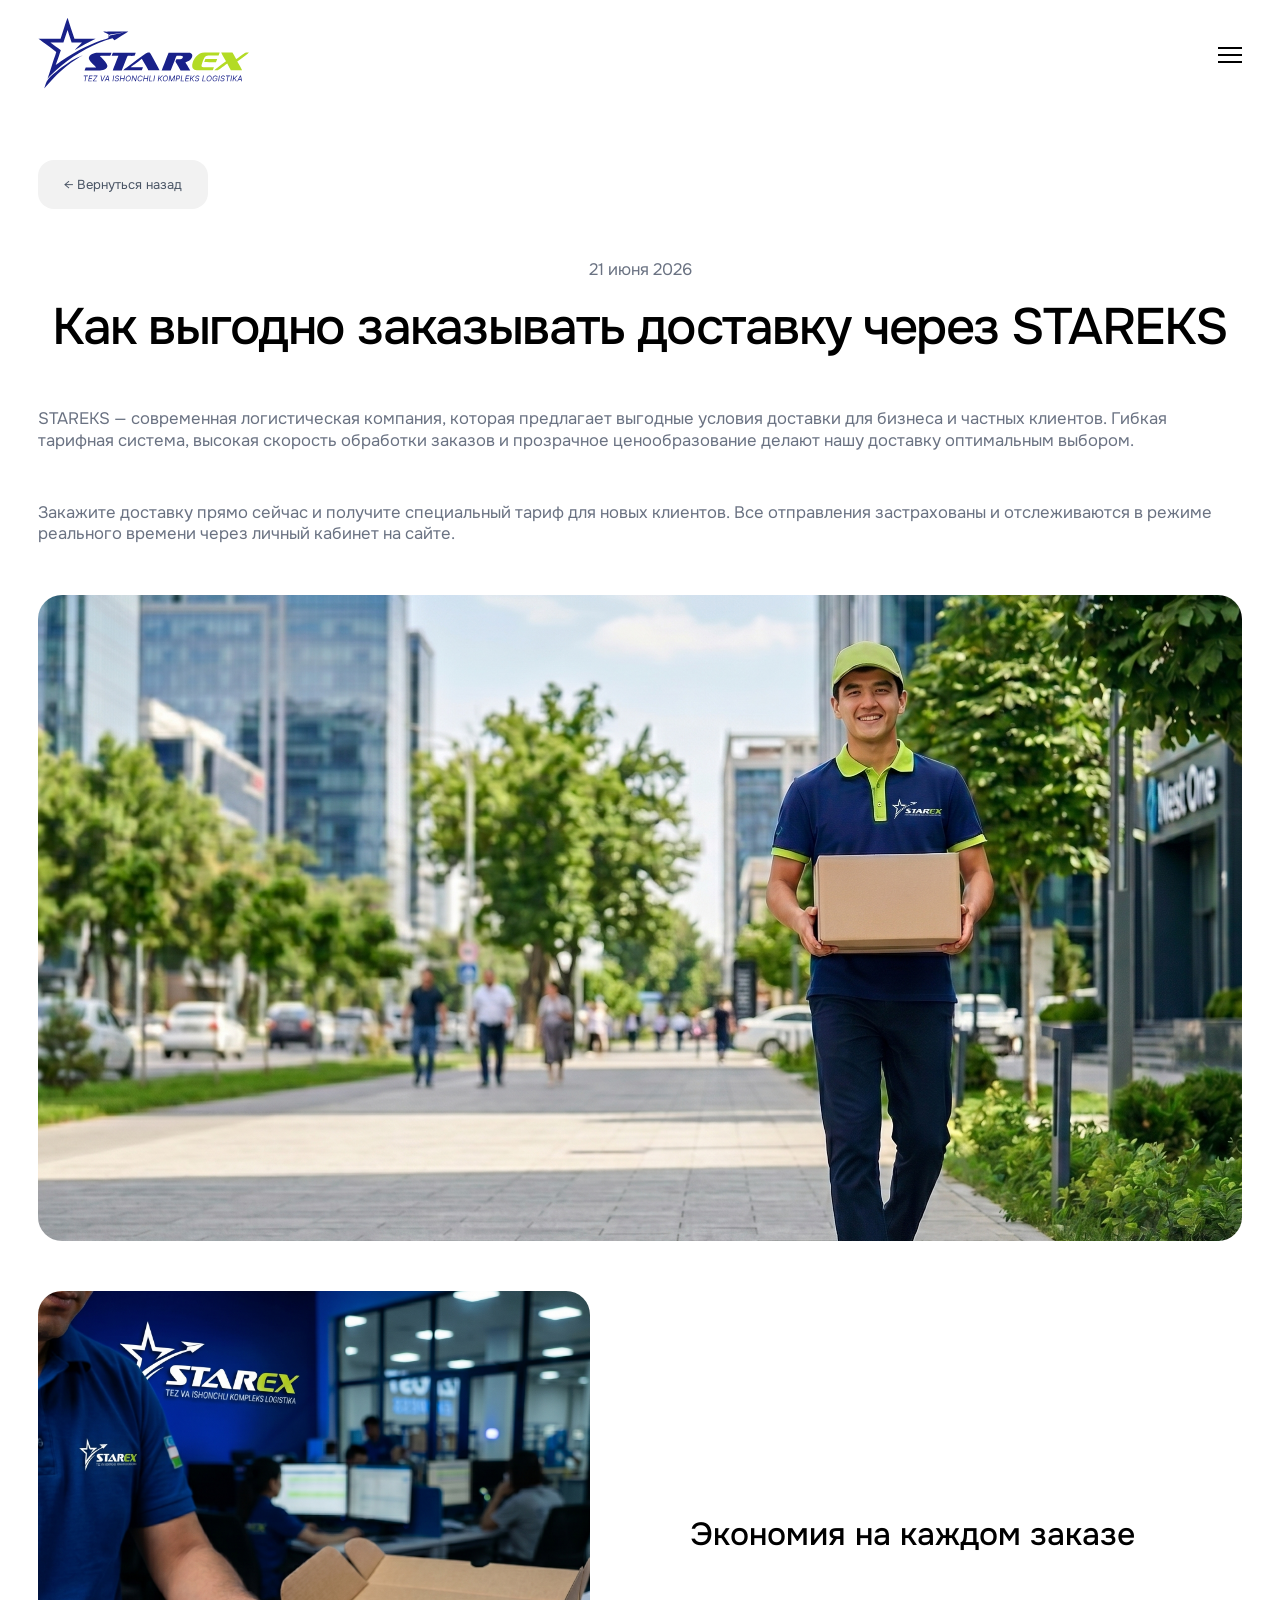
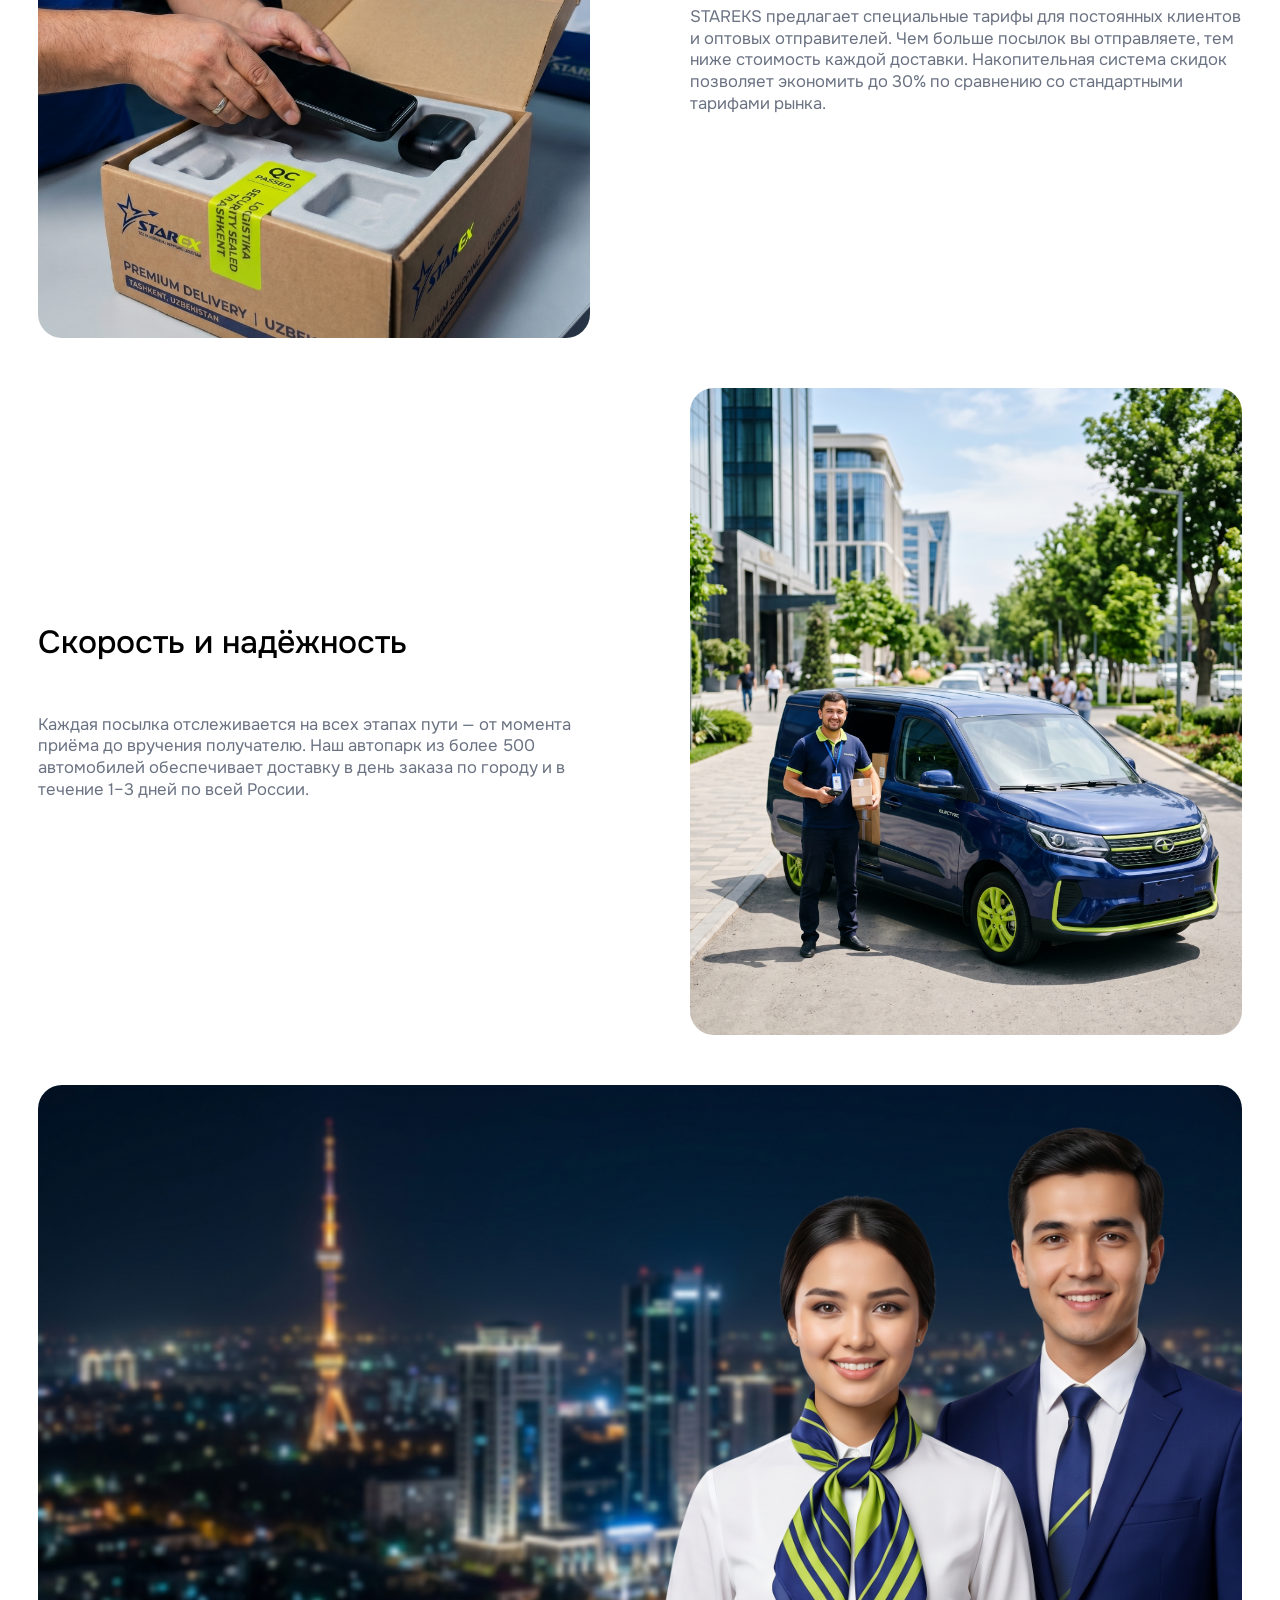
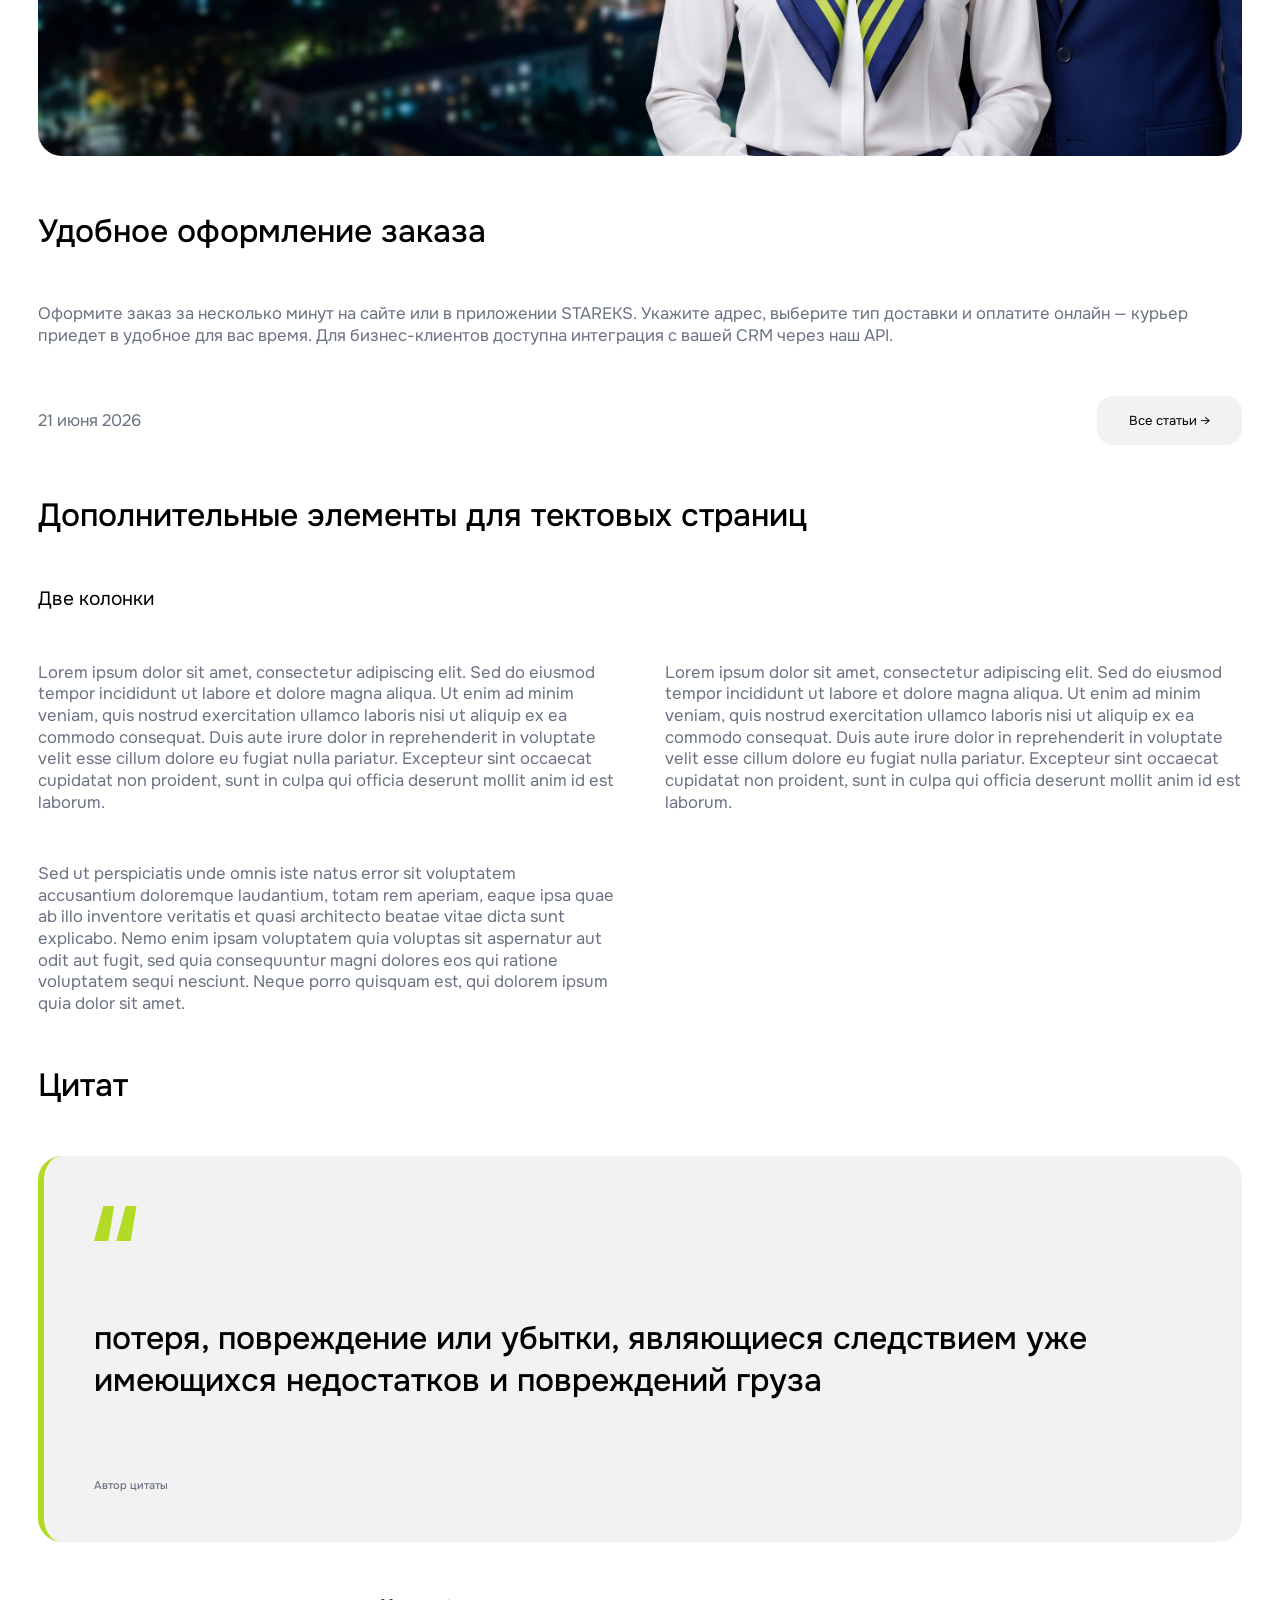
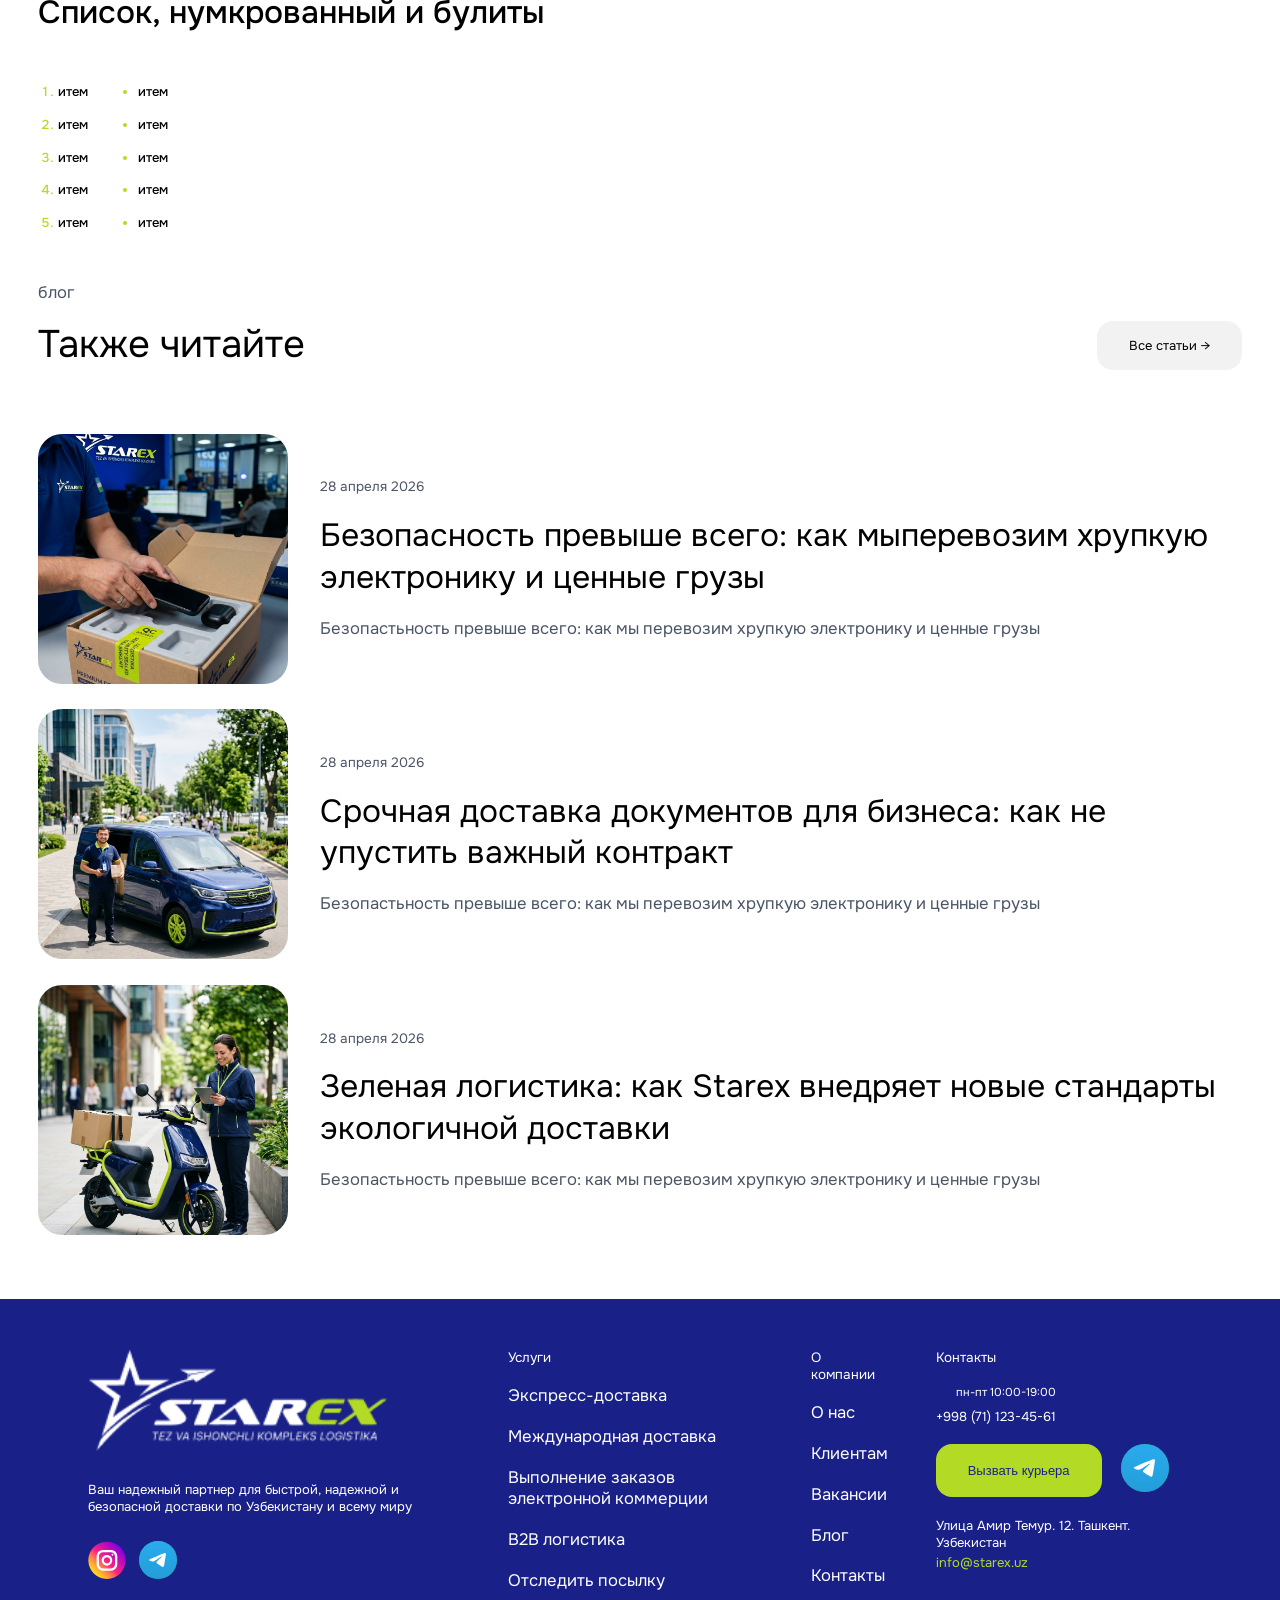
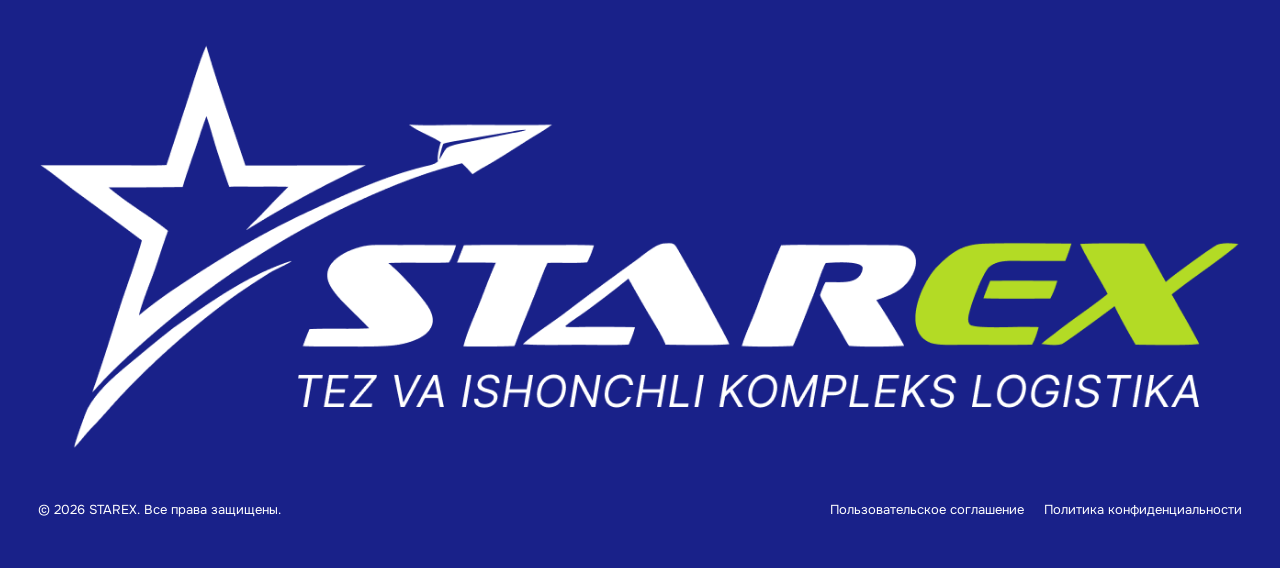
<file: assets/pages/single-blog.html>
<!doctype html>
<html lang="en">
  <head>
    <meta charset="UTF-8" />
    <meta name="viewport" content="width=device-width, initial-scale=1.0" />
    <title>Services</title>
    <link
      rel="stylesheet"
      href="https://cdn.jsdelivr.net/npm/swiper@11/swiper-bundle.min.css"
    />
    <link rel="stylesheet" href="/assets/css/main.css" />
    <link rel="stylesheet" href="/assets/css/responsive.css" />
  </head>
  <body>
    <section class="hero another-page-hero">
      <header>
        <div class="container">
          <div class="header-wrapper">
            <div class="logo-wrapper">
              <a href="/index.html">
                <img
                  src="/assets/images/logo-blue.svg"
                  alt="STAREX Logo"
                  class="logo"
                />
              </a>
            </div>

            <div class="mobile-menu" id="mobileMenu">
              <div class="navbar-menu">
                <ul>
                  <li>
                    <a href="/assets/pages/about.html" class="active">О нас</a>
                  </li>
                  <li>
                    <a href="/assets/pages/services.html">Услуги</a>
                  </li>
                  <li>
                    <a href="/assets/pages/clients.html">Клиентам</a>
                  </li>
                  <li>
                    <a href="/assets/pages/vacancy.html">Вакансии</a>
                  </li>
                  <li>
                    <a href="/assets/pages/blog.html">Блог</a>
                  </li>
                  <li>
                    <a href="/assets/pages/contact.html">Контакты</a>
                  </li>
                </ul>
              </div>

              <div class="navbar-right-wrapper">
                <div class="navbar-phone-wrapper">
                  <span>пн-пт 10:00-19:00</span>
                  <a href="tel:+998711234561">+998 (71) 123-45-61</a>
                </div>

                <div class="navbar-right-btn-wrapper">
                  <button>Вызвать курьера</button>
                  <button>
                    <img src="/assets/images/user.svg" alt="icon" />
                    Кабинет
                  </button>
                </div>
              </div>

              <div class="mobile-close-wrapper">
                <div class="logo-wrapper">
                  <img src="/assets/images/logo.png" alt="image" />
                </div>
                <button class="mobile-close" aria-label="Close">
                  <img src="/assets/images/close.svg" alt="image" />
                </button>
              </div>
            </div>

            <button class="burger-btn" id="burgerBtn">
              <span></span>
              <span></span>
              <span></span>
            </button>
          </div>
        </div>
      </header>
    </section>

    <main>
      <section>
        <div class="container">
          <div class="single-blog-wrapper">
            <div class="back-wrapper">
              <a href="#">← Вернуться назад</a>
            </div>

            <div class="single-content-wrapper">
              <div class="single-first">
                <div class="single-first-header-wrapper">
                  <span>21 июня 2026</span>
                  <h1>Как выгодно заказывать доставку через STAREKS</h1>
                </div>
                <p>
                  STAREKS — современная логистическая компания, которая
                  предлагает выгодные условия доставки для бизнеса и частных
                  клиентов. Гибкая тарифная система, высокая скорость обработки
                  заказов и прозрачное ценообразование делают нашу доставку
                  оптимальным выбором.
                </p>
                <p>
                  Закажите доставку прямо сейчас и получите специальный тариф
                  для новых клиентов. Все отправления застрахованы и
                  отслеживаются в режиме реального времени через личный кабинет
                  на сайте.
                </p>

                <div class="image-wrapper">
                  <img src="/assets/images/blog/blog-1.jpg" alt="image" />
                </div>
              </div>

              <div class="single-second">
                <div class="left">
                  <img src="/assets/images/home/b1.jpg" alt="image" />
                </div>
                <div class="right">
                  <h3>Экономия на каждом заказе</h3>
                  <p>
                    STAREKS предлагает специальные тарифы для постоянных
                    клиентов и оптовых отправителей. Чем больше посылок вы
                    отправляете, тем ниже стоимость каждой доставки.
                    Накопительная система скидок позволяет экономить до 30% по
                    сравнению со стандартными тарифами рынка.
                  </p>
                </div>
              </div>

              <div class="single-third">
                <div class="left">
                  <h3>Скорость и надёжность</h3>
                  <p>
                    Каждая посылка отслеживается на всех этапах пути — от
                    момента приёма до вручения получателю. Наш автопарк из более
                    500 автомобилей обеспечивает доставку в день заказа по
                    городу и в течение 1–3 дней по всей России.
                  </p>
                </div>
                <div class="right">
                  <img src="/assets/images/home/b2.jpg" alt="image" />
                </div>
              </div>

              <div class="single-fourth">
                <div class="image-wrapper">
                  <img src="/assets/images/blog/blog-2.jpg" alt="images" />
                </div>
              </div>

              <div class="single-fifth">
                <div class="content">
                  <h3>Удобное оформление заказа</h3>
                  <p>
                    Оформите заказ за несколько минут на сайте или в приложении
                    STAREKS. Укажите адрес, выберите тип доставки и оплатите
                    онлайн — курьер приедет в удобное для вас время. Для
                    бизнес-клиентов доступна интеграция с вашей CRM через наш
                    API.
                  </p>
                  <div class="date-wrapper">
                    <p>21 июня 2026</p>
                    <a href="#">Все статьи →</a>
                  </div>
                </div>
              </div>

              <div class="single-extra-wrapper">
                <h3>Дополнительные элементы для тектовых страниц</h3>
                <h6>Две колонки</h6>
                <div class="extra-content">
                  <div class="left">
                    <p>
                      Lorem ipsum dolor sit amet, consectetur adipiscing elit.
                      Sed do eiusmod tempor incididunt ut labore et dolore magna
                      aliqua. Ut enim ad minim veniam, quis nostrud exercitation
                      ullamco laboris nisi ut aliquip ex ea commodo consequat.
                      Duis aute irure dolor in reprehenderit in voluptate velit
                      esse cillum dolore eu fugiat nulla pariatur. Excepteur
                      sint occaecat cupidatat non proident, sunt in culpa qui
                      officia deserunt mollit anim id est laborum.
                    </p>
                    <p>
                      Sed ut perspiciatis unde omnis iste natus error sit
                      voluptatem accusantium doloremque laudantium, totam rem
                      aperiam, eaque ipsa quae ab illo inventore veritatis et
                      quasi architecto beatae vitae dicta sunt explicabo. Nemo
                      enim ipsam voluptatem quia voluptas sit aspernatur aut
                      odit aut fugit, sed quia consequuntur magni dolores eos
                      qui ratione voluptatem sequi nesciunt. Neque porro
                      quisquam est, qui dolorem ipsum quia dolor sit amet.
                    </p>
                  </div>
                  <div class="right">
                    <p>
                      Lorem ipsum dolor sit amet, consectetur adipiscing elit.
                      Sed do eiusmod tempor incididunt ut labore et dolore magna
                      aliqua. Ut enim ad minim veniam, quis nostrud exercitation
                      ullamco laboris nisi ut aliquip ex ea commodo consequat.
                      Duis aute irure dolor in reprehenderit in voluptate velit
                      esse cillum dolore eu fugiat nulla pariatur. Excepteur
                      sint occaecat cupidatat non proident, sunt in culpa qui
                      officia deserunt mollit anim id est laborum.
                    </p>
                  </div>
                </div>
                <h3>Цитат</h3>
                <div class="quote-wrapper">
                  <img src="/assets/images/blog/quote.svg" alt="image" />
                  <p>
                    потеря, повреждение или убытки, являющиеся следствием уже
                    имеющихся недостатков и повреждений груза
                  </p>
                  <span>Автор цитаты</span>
                </div>
              </div>

              <div class="list-wrapper">
                <h3>Список, нумкрованный и булиты</h3>
                <div class="list">
                  <ul>
                    <li>итем</li>
                    <li>итем</li>
                    <li>итем</li>
                    <li>итем</li>
                    <li>итем</li>
                  </ul>
                  <ol>
                    <li>итем</li>
                    <li>итем</li>
                    <li>итем</li>
                    <li>итем</li>
                    <li>итем</li>
                  </ol>
                </div>
              </div>
            </div>
          </div>
        </div>
      </section>

      <section>
        <div class="container">
          <div class="blog-wrapper">
            <div class="blog-header-wrapper">
              <div class="blog-left">
                <span>блог</span>
                <p>Также читайте</p>
              </div>
              <div class="blog-right">
                <a href="#">Все статьи →</a>
              </div>
            </div>

            <div class="blog-item-wrapper">
              <div class="item">
                <div class="image-wrapper">
                  <img src="/assets/images/home/b1.jpg" alt="icon" />
                </div>
                <div class="content-wrapper">
                  <span>28 апреля 2026</span>
                  <a href="#">
                    Безопасность превыше всего: как мыперевозим хрупкую
                    электронику и ценные грузы
                  </a>
                  <p>
                    Безопастьность превыше всего: как мы перевозим хрупкую
                    электронику и ценные грузы
                  </p>
                </div>
              </div>

              <div class="item">
                <div class="image-wrapper">
                  <img src="/assets/images/home/b2.jpg" alt="icon" />
                </div>
                <div class="content-wrapper">
                  <span>28 апреля 2026</span>
                  <a href="#">
                    Срочная доставка документов для бизнеса: как не упустить
                    важный контракт
                  </a>
                  <p>
                    Безопастьность превыше всего: как мы перевозим хрупкую
                    электронику и ценные грузы
                  </p>
                </div>
              </div>

              <div class="item">
                <div class="image-wrapper">
                  <img src="/assets/images/home/b3.jpg" alt="icon" />
                </div>
                <div class="content-wrapper">
                  <span>28 апреля 2026</span>
                  <a href="#">
                    Зеленая логистика: как Starex внедряет новые стандарты
                    экологичной доставки
                  </a>
                  <p>
                    Безопастьность превыше всего: как мы перевозим хрупкую
                    электронику и ценные грузы
                  </p>
                </div>
              </div>
            </div>
          </div>
        </div>
      </section>
    </main>

    <footer>
      <div class="container">
        <div class="footer-wrapper">
          <div class="footer-item">
            <div class="logo-wrapper">
              <img src="/assets/images/logo.png" alt="image" />
            </div>
            <p class="under-logo-title">
              Ваш надежный партнер для быстрой, надежной и безопасной доставки
              по Узбекистану и всему миру
            </p>
            <div class="social-wrapper">
              <a href="#">
                <img src="/assets/images/instagram.svg" alt="icon" />
              </a>
              <a href="#">
                <img src="/assets/images/telegram.svg" alt="icon" />
              </a>
            </div>
          </div>

          <div class="footer-item">
            <div class="footer-menu-wrapper">
              <p>Услуги</p>
              <ul>
                <li>
                  <a href="#">Экспресс-доставка</a>
                </li>
                <li>
                  <a href="#">Международная доставка</a>
                </li>
                <li>
                  <a href="#">Выполнение заказов электронной коммерции</a>
                </li>
                <li>
                  <a href="#">B2B логистика</a>
                </li>
                <li>
                  <a href="#">Отследить посылку</a>
                </li>
              </ul>
            </div>
          </div>

          <div class="footer-item">
            <div class="footer-menu-wrapper">
              <p>О компании</p>
              <ul>
                <li>
                  <a href="#">О нас</a>
                </li>
                <li>
                  <a href="#">Клиентам</a>
                </li>
                <li>
                  <a href="#">Вакансии</a>
                </li>
                <li>
                  <a href="#">Блог</a>
                </li>
                <li>
                  <a href="#">Контакты</a>
                </li>
              </ul>
            </div>
          </div>

          <div class="footer-item">
            <div class="footer-menu-wrapper">
              <p>Контакты</p>
              <div class="footer-list-wrapper">
                <div class="footer-contact-wrapper">
                  <div class="phone-wrapper">
                    <span>пн-пт 10:00-19:00</span>
                    <a href="tel:+998711234561">+998 (71) 123-45-61</a>
                  </div>
                  <button>Вызвать курьера</button>
                  <a href="#">
                    <img src="/assets/images/telegram.svg" alt="icon" />
                  </a>
                </div>

                <div class="footer-address-wrapper">
                  <p>Улица Амир Темур. 12. Ташкент. Узбекистан</p>
                  <a href="mailto:info@starex.uz">info@starex.uz</a>
                </div>
              </div>
            </div>
          </div>
        </div>

        <div class="footer-big-logo">
          <img src="/assets/images/big-logo.png" alt="image" />
        </div>

        <div class="copyright-wrapper">
          <p>© 2026 STAREX. Все права защищены.</p>
          <div class="item">
            <a href="#">Пользовательское соглашение</a>
            <a href="#">Политика конфиденциальности</a>
          </div>
        </div>
      </div>
    </footer>

    <script src="https://cdn.jsdelivr.net/npm/swiper@11/swiper-bundle.min.js"></script>
    <script src="/assets/js/main.js"></script>
  </body>
</html>
</file>
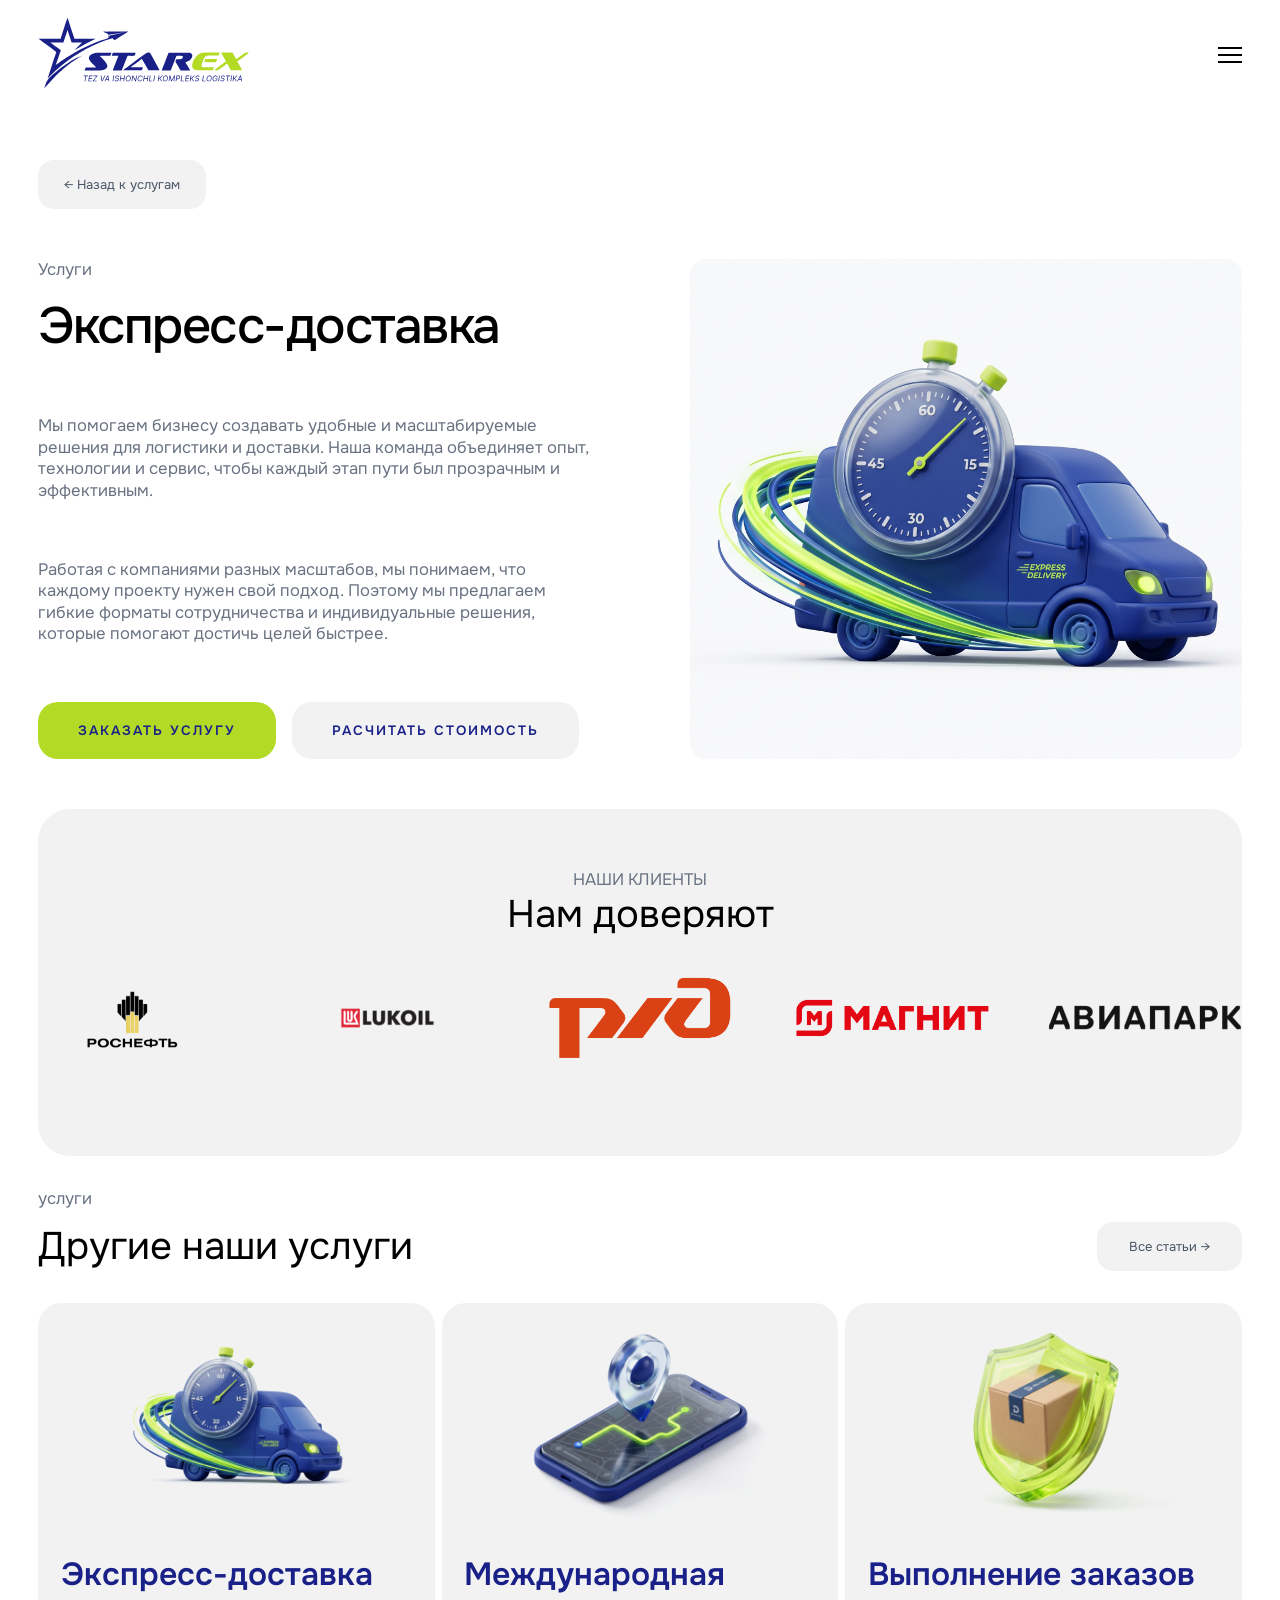
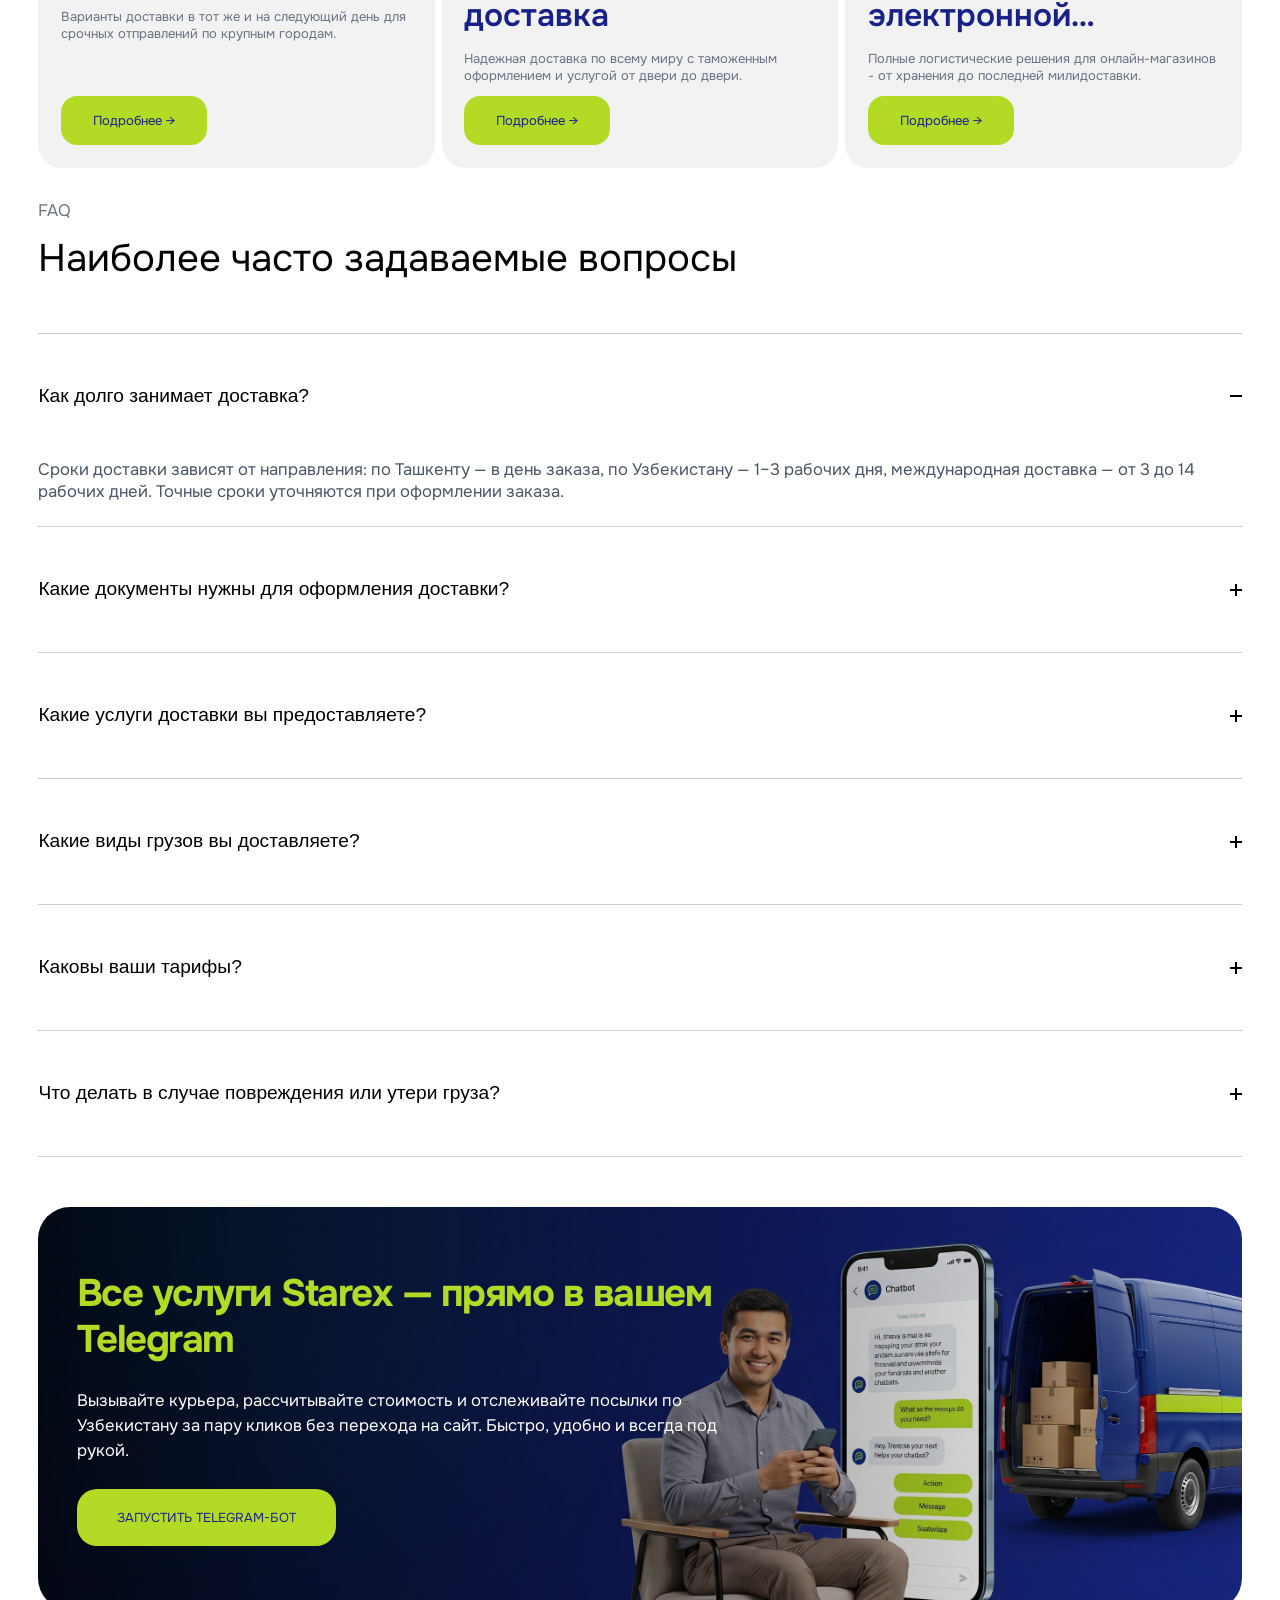
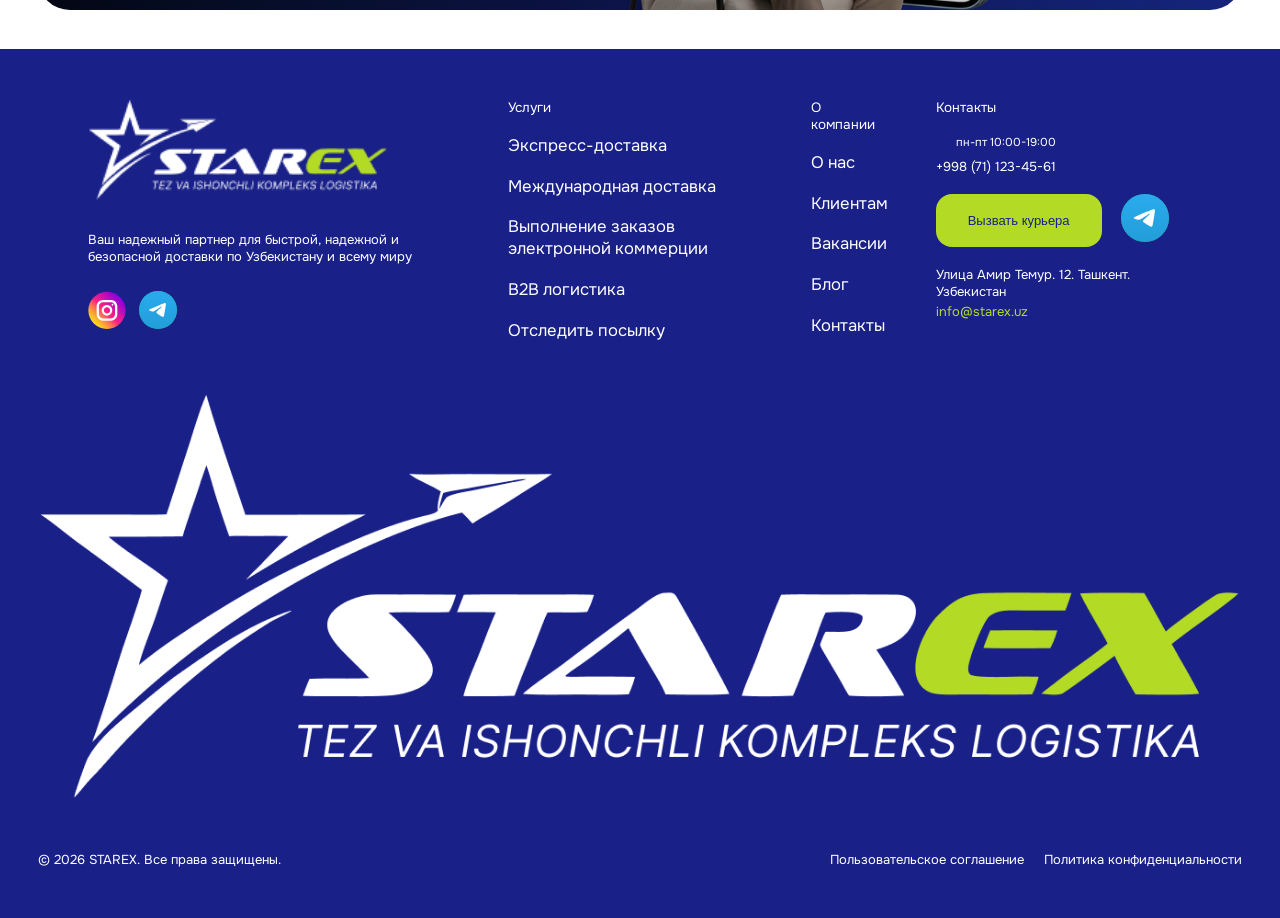
<file: assets/pages/single-service.html>
<!doctype html>
<html lang="en">
  <head>
    <meta charset="UTF-8" />
    <meta name="viewport" content="width=device-width, initial-scale=1.0" />
    <title>Services</title>
    <link
      rel="stylesheet"
      href="https://cdn.jsdelivr.net/npm/swiper@11/swiper-bundle.min.css"
    />
    <link rel="stylesheet" href="/assets/css/main.css" />
    <link rel="stylesheet" href="/assets/css/responsive.css" />
  </head>
  <body>
    <section class="hero another-page-hero">
      <header>
        <div class="container">
          <div class="header-wrapper">
            <div class="logo-wrapper">
              <a href="/index.html">
                <img
                  src="/assets/images/logo-blue.svg"
                  alt="STAREX Logo"
                  class="logo"
                />
              </a>
            </div>

            <div class="mobile-menu" id="mobileMenu">
              <div class="navbar-menu">
                <ul>
                  <li>
                    <a href="/assets/pages/about.html" class="active">О нас</a>
                  </li>
                  <li>
                    <a href="/assets/pages/services.html">Услуги</a>
                  </li>
                  <li>
                    <a href="/assets/pages/clients.html">Клиентам</a>
                  </li>
                  <li>
                    <a href="/assets/pages/vacancy.html">Вакансии</a>
                  </li>
                  <li>
                    <a href="/assets/pages/blog.html">Блог</a>
                  </li>
                  <li>
                    <a href="/assets/pages/contact.html">Контакты</a>
                  </li>
                </ul>
              </div>

              <div class="navbar-right-wrapper">
                <div class="navbar-phone-wrapper">
                  <span>пн-пт 10:00-19:00</span>
                  <a href="tel:+998711234561">+998 (71) 123-45-61</a>
                </div>

                <div class="navbar-right-btn-wrapper">
                  <button>Вызвать курьера</button>
                  <button>
                    <img src="/assets/images/user.svg" alt="icon" />
                    Кабинет
                  </button>
                </div>
              </div>

              <div class="mobile-close-wrapper">
                <div class="logo-wrapper">
                  <img src="/assets/images/logo.png" alt="image" />
                </div>
                <button class="mobile-close" aria-label="Close">
                  <img src="/assets/images/close.svg" alt="image" />
                </button>
              </div>
            </div>

            <button class="burger-btn" id="burgerBtn">
              <span></span>
              <span></span>
              <span></span>
            </button>
          </div>
        </div>
      </header>
    </section>

    <main>
      <section>
        <div class="container">
          <div class="single-service-container">
            <div class="back-wrapper">
              <a href="#">← Назад к услугам</a>
            </div>

            <div class="content-wrapper">
              <div class="content-left">
                <div class="content-left-header">
                  <span>Услуги</span>
                  <h1>Экспресс-доставка</h1>
                </div>
                <p>
                  Мы помогаем бизнесу создавать удобные и масштабируемые решения
                  для логистики и доставки. Наша команда объединяет опыт,
                  технологии и сервис, чтобы каждый этап пути был прозрачным и
                  эффективным.
                </p>
                <p>
                  Работая с компаниями разных масштабов, мы понимаем, что
                  каждому проекту нужен свой подход. Поэтому мы предлагаем
                  гибкие форматы сотрудничества и индивидуальные решения,
                  которые помогают достичь целей быстрее.
                </p>
                <div class="content-btn-wrapper">
                  <a href="#">Заказать услугу</a>
                  <a href="#">Расчитать стоимость</a>
                </div>
              </div>

              <div class="content-right">
                <img src="/assets/images/single/banner.jpg" alt="image" />
              </div>
            </div>
          </div>
        </div>
      </section>

      <section>
        <div class="container">
          <div class="partners-section single-partner-section">
            <div class="partners-container">
              <span class="partners-subtitle">НАШИ КЛИЕНТЫ</span>
              <h2 class="partners-title">Нам доверяют</h2>

              <div class="swiper partners-slider">
                <div class="swiper-wrapper">
                  <div class="swiper-slide">
                    <img src="/assets/images/home/p1.png" alt="icon" />
                  </div>
                  <div class="swiper-slide">
                    <img src="/assets/images/home/p2.png" alt="icon" />
                  </div>
                  <div class="swiper-slide">
                    <img src="/assets/images/home/p3.png" alt="icon" />
                  </div>
                  <div class="swiper-slide">
                    <img src="/assets/images/home/p4.png" alt="icon" />
                  </div>
                  <div class="swiper-slide">
                    <img src="/assets/images/home/p5.png" alt="icon" />
                  </div>
                  <div class="swiper-slide">
                    <img src="/assets/images/home/p6.png" alt="icon" />
                  </div>
                </div>
              </div>
            </div>
          </div>
        </div>
      </section>

      <section>
        <div class="container">
          <div class="our-services">
            <div class="our-services-header single-service-header">
              <div class="single-service-header-wrapper">
                <p>услуги</p>
                <h2>Другие наши услуги</h2>
              </div>
              <div class="btn-wrapper">
                <a href="/assets/pages/services.html"> Все статьи → </a>
              </div>
            </div>

            <div class="our-services-body">
              <div class="item">
                <div class="item-image">
                  <img src="/assets/images/home/s1.jpg" alt="image" />
                </div>
                <div class="item-content">
                  <h6>Экспресс-доставка</h6>
                  <p>
                    Варианты доставки в тот же и на следующий день для срочных
                    отправлений по крупным городам.
                  </p>
                  <a href="#">Подробнее →</a>
                </div>
              </div>

              <div class="item">
                <div class="item-image">
                  <img src="/assets/images/home/s2.jpg" alt="image" />
                </div>
                <div class="item-content">
                  <h6>Международная доставка</h6>
                  <p>
                    Надежная доставка по всему миру с таможенным оформлением и
                    услугой от двери до двери.
                  </p>
                  <a href="#">Подробнее →</a>
                </div>
              </div>

              <div class="item">
                <div class="item-image">
                  <img src="/assets/images/home/s3.jpg" alt="image" />
                </div>
                <div class="item-content">
                  <h6>Выполнение заказов электронной коммерции</h6>
                  <p>
                    Полные логистические решения для онлайн-магазинов - от
                    хранения до последней милидоставки.
                  </p>
                  <a href="#">Подробнее →</a>
                </div>
              </div>
            </div>
          </div>
        </div>
      </section>

      <section>
        <div class="container">
          <div class="faq-wrapper">
            <div class="faq-header-wrapper single-faq-header">
              <span>FAQ</span>
              <h2>Наиболее часто задаваемые вопросы</h2>
            </div>

            <div class="faq-accordion-wrapper">
              <div class="accordion">
                <div class="accordion-item active">
                  <button class="accordion-header">
                    <span class="accordion-title"
                      >Как долго занимает доставка?</span
                    >
                    <span class="accordion-icon"></span>
                  </button>
                  <div class="accordion-content">
                    <div class="accordion-body">
                      Сроки доставки зависят от направления: по Ташкенту — в
                      день заказа, по Узбекистану — 1–3 рабочих дня,
                      международная доставка — от 3 до 14 рабочих дней. Точные
                      сроки уточняются при оформлении заказа.
                    </div>
                  </div>
                </div>

                <div class="accordion-item">
                  <button class="accordion-header">
                    <span class="accordion-title"
                      >Какие документы нужны для оформления доставки?</span
                    >
                    <span class="accordion-icon"></span>
                  </button>
                  <div class="accordion-content">
                    <div class="accordion-body">
                      Для физических лиц достаточно паспорта или ID-карты. Для
                      юридических лиц потребуется доверенность и реквизиты
                      компании.
                    </div>
                  </div>
                </div>

                <div class="accordion-item">
                  <button class="accordion-header">
                    <span class="accordion-title"
                      >Какие услуги доставки вы предоставляете?</span
                    >
                    <span class="accordion-icon"></span>
                  </button>
                  <div class="accordion-content">
                    <div class="accordion-body">
                      Мы предлагаем экспресс-доставку, курьерскую доставку «от
                      двери до двери», сборные грузы и складское хранение.
                    </div>
                  </div>
                </div>

                <div class="accordion-item">
                  <button class="accordion-header">
                    <span class="accordion-title"
                      >Какие виды грузов вы доставляете?</span
                    >
                    <span class="accordion-icon"></span>
                  </button>
                  <div class="accordion-content">
                    <div class="accordion-body">
                      Мы перевозим стандартные посылки, крупногабаритные товары,
                      хрупкие и ценные грузы, за исключением запрещенных законом
                      категорий.
                    </div>
                  </div>
                </div>

                <div class="accordion-item">
                  <button class="accordion-header">
                    <span class="accordion-title">Каковы ваши тарифы?</span>
                    <span class="accordion-icon"></span>
                  </button>
                  <div class="accordion-content">
                    <div class="accordion-body">
                      Стоимость рассчитывается индивидуально в зависимости от
                      веса, габаритов и расстояния. Воспользуйтесь калькулятором
                      на сайте для точного расчета.
                    </div>
                  </div>
                </div>

                <div class="accordion-item">
                  <button class="accordion-header">
                    <span class="accordion-title"
                      >Что делать в случае повреждения или утери груза?</span
                    >
                    <span class="accordion-icon"></span>
                  </button>
                  <div class="accordion-content">
                    <div class="accordion-body">
                      Все грузы застрахованы. В случае инцидента составьте акт
                      при получении и свяжитесь с нашей службой поддержки для
                      выплаты компенсации.
                    </div>
                  </div>
                </div>
              </div>
            </div>
          </div>
        </div>
      </section>

      <section>
        <div class="container">
          <div
            class="banner-wrapper"
            style="
              background:
                linear-gradient(
                  90deg,
                  rgba(0, 0, 0, 0.85) 0%,
                  rgba(0, 0, 0, 0.4) 50%,
                  rgba(0, 0, 0, 0) 100%
                ),
                url(&quot;/assets/images/home/banner3.jpg&quot;);
            "
          >
            <h2>Все услуги Starex — прямо в вашем Telegram</h2>
            <p>
              Вызывайте курьера, рассчитывайте стоимость и отслеживайте посылки
              по Узбекистану за пару кликов без перехода на сайт. Быстро, удобно
              и всегда под рукой.
            </p>
            <a href="#">Запустить Telegram-бот</a>
          </div>
        </div>
      </section>
    </main>

    <footer>
      <div class="container">
        <div class="footer-wrapper">
          <div class="footer-item">
            <div class="logo-wrapper">
              <img src="/assets/images/logo.png" alt="image" />
            </div>
            <p class="under-logo-title">
              Ваш надежный партнер для быстрой, надежной и безопасной доставки
              по Узбекистану и всему миру
            </p>
            <div class="social-wrapper">
              <a href="#">
                <img src="/assets/images/instagram.svg" alt="icon" />
              </a>
              <a href="#">
                <img src="/assets/images/telegram.svg" alt="icon" />
              </a>
            </div>
          </div>

          <div class="footer-item">
            <div class="footer-menu-wrapper">
              <p>Услуги</p>
              <ul>
                <li>
                  <a href="#">Экспресс-доставка</a>
                </li>
                <li>
                  <a href="#">Международная доставка</a>
                </li>
                <li>
                  <a href="#">Выполнение заказов электронной коммерции</a>
                </li>
                <li>
                  <a href="#">B2B логистика</a>
                </li>
                <li>
                  <a href="#">Отследить посылку</a>
                </li>
              </ul>
            </div>
          </div>

          <div class="footer-item">
            <div class="footer-menu-wrapper">
              <p>О компании</p>
              <ul>
                <li>
                  <a href="#">О нас</a>
                </li>
                <li>
                  <a href="#">Клиентам</a>
                </li>
                <li>
                  <a href="#">Вакансии</a>
                </li>
                <li>
                  <a href="#">Блог</a>
                </li>
                <li>
                  <a href="#">Контакты</a>
                </li>
              </ul>
            </div>
          </div>

          <div class="footer-item">
            <div class="footer-menu-wrapper">
              <p>Контакты</p>
              <div class="footer-list-wrapper">
                <div class="footer-contact-wrapper">
                  <div class="phone-wrapper">
                    <span>пн-пт 10:00-19:00</span>
                    <a href="tel:+998711234561">+998 (71) 123-45-61</a>
                  </div>
                  <button>Вызвать курьера</button>
                  <a href="#">
                    <img src="/assets/images/telegram.svg" alt="icon" />
                  </a>
                </div>

                <div class="footer-address-wrapper">
                  <p>Улица Амир Темур. 12. Ташкент. Узбекистан</p>
                  <a href="mailto:info@starex.uz">info@starex.uz</a>
                </div>
              </div>
            </div>
          </div>
        </div>

        <div class="footer-big-logo">
          <img src="/assets/images/big-logo.png" alt="image" />
        </div>

        <div class="copyright-wrapper">
          <p>© 2026 STAREX. Все права защищены.</p>
          <div class="item">
            <a href="#">Пользовательское соглашение</a>
            <a href="#">Политика конфиденциальности</a>
          </div>
        </div>
      </div>
    </footer>

    <script src="https://cdn.jsdelivr.net/npm/swiper@11/swiper-bundle.min.js"></script>
    <script src="/assets/js/main.js"></script>
  </body>
</html>
</file>
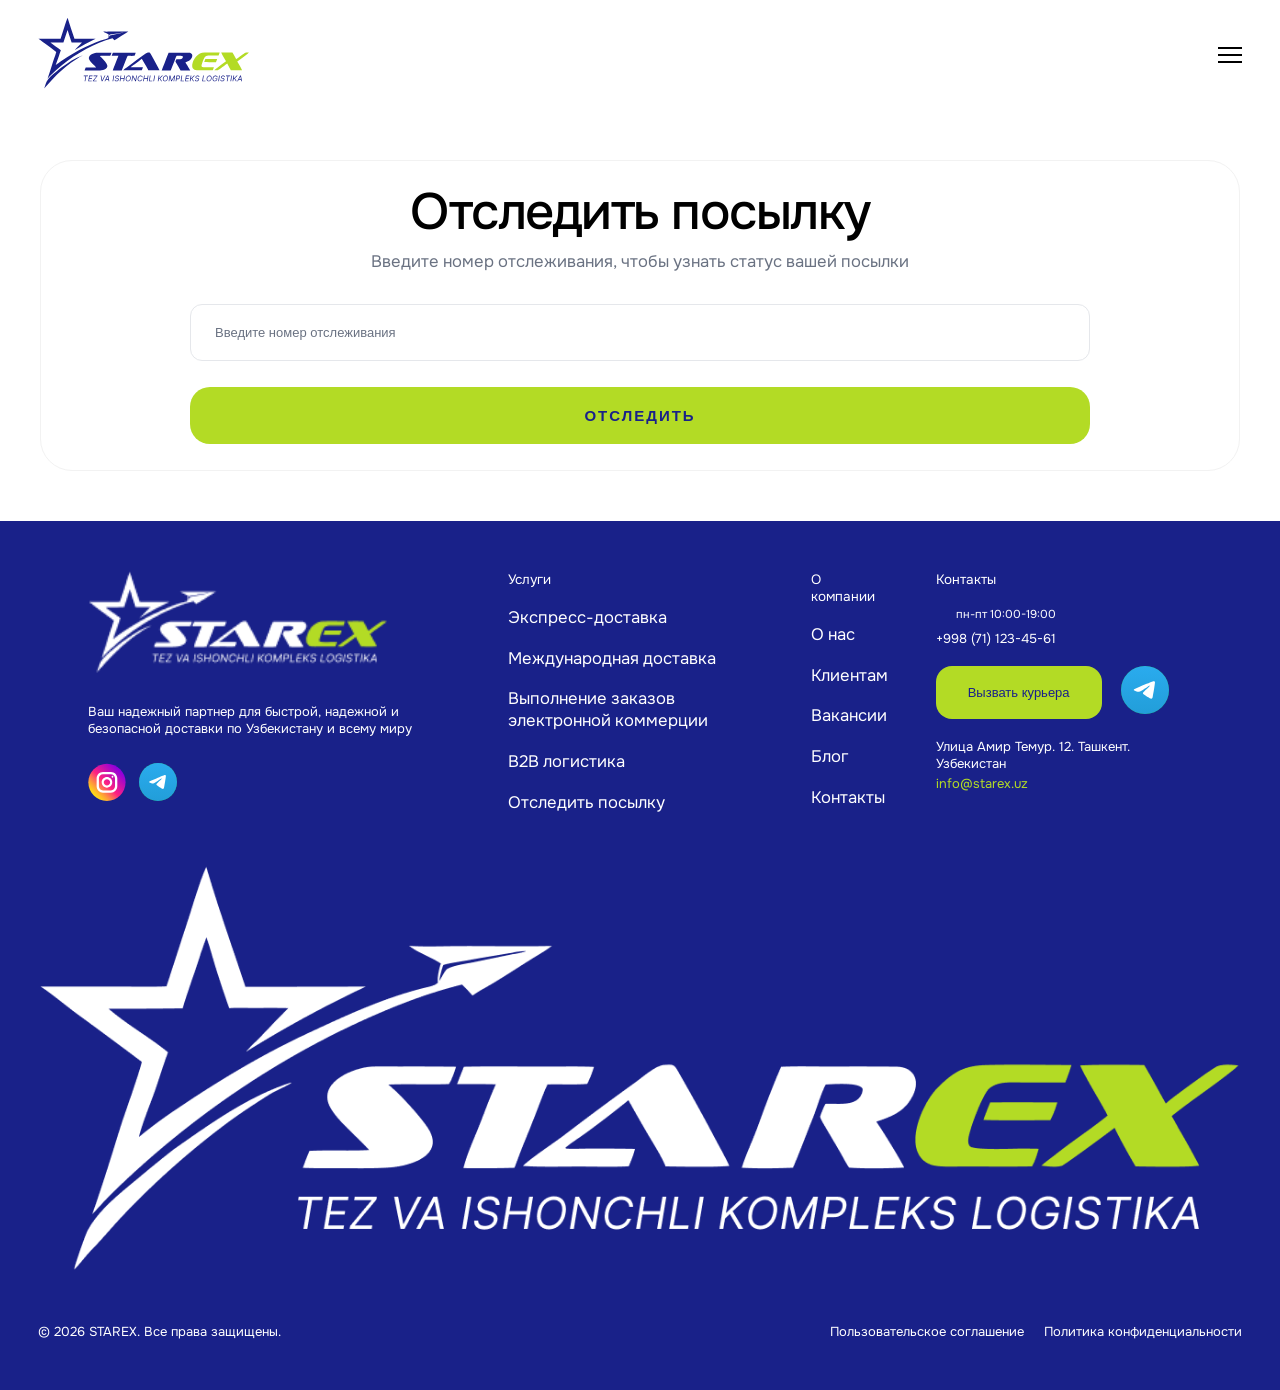
<file: assets/pages/tracking.html>
<!doctype html>
<html lang="en">
  <head>
    <meta charset="UTF-8" />
    <meta name="viewport" content="width=device-width, initial-scale=1.0" />
    <title>Tracking</title>
    <link
      rel="stylesheet"
      href="https://cdn.jsdelivr.net/npm/swiper@11/swiper-bundle.min.css"
    />
    <link rel="stylesheet" href="/assets/css/main.css" />
    <link rel="stylesheet" href="/assets/css/responsive.css" />
  </head>
  <body>
    <section class="hero another-page-hero">
      <header>
        <div class="container">
          <div class="header-wrapper">
            <div class="logo-wrapper">
              <a href="/index.html">
                <img
                  src="/assets/images/logo-blue.svg"
                  alt="STAREX Logo"
                  class="logo"
                />
              </a>
            </div>

            <div class="mobile-menu" id="mobileMenu">
              <div class="navbar-menu">
                <ul>
                  <li>
                    <a href="/assets/pages/about.html" class="active">О нас</a>
                  </li>
                  <li>
                    <a href="/assets/pages/services.html">Услуги</a>
                  </li>
                  <li>
                    <a href="/assets/pages/clients.html">Клиентам</a>
                  </li>
                  <li>
                    <a href="/assets/pages/vacancy.html">Вакансии</a>
                  </li>
                  <li>
                    <a href="/assets/pages/blog.html">Блог</a>
                  </li>
                  <li>
                    <a href="/assets/pages/contact.html">Контакты</a>
                  </li>
                </ul>
              </div>

              <div class="navbar-right-wrapper">
                <div class="navbar-phone-wrapper">
                  <span>пн-пт 10:00-19:00</span>
                  <a href="tel:+998711234561">+998 (71) 123-45-61</a>
                </div>

                <div class="navbar-right-btn-wrapper">
                  <button>Вызвать курьера</button>
                  <button>
                    <img src="/assets/images/user.svg" alt="icon" />
                    Кабинет
                  </button>
                </div>
              </div>

              <div class="mobile-close-wrapper">
                <div class="logo-wrapper">
                  <img src="/assets/images/logo.png" alt="image" />
                </div>
                <button class="mobile-close" aria-label="Close">
                  <img src="/assets/images/close.svg" alt="image" />
                </button>
              </div>
            </div>

            <button class="burger-btn" id="burgerBtn">
              <span></span>
              <span></span>
              <span></span>
            </button>
          </div>
        </div>
      </header>
    </section>

    <main>
      <section>
        <div class="container">
          <div class="tracking-wrapper">
            <div class="tracking-header">
              <h1>Отследить посылку</h1>
              <p>
                Введите номер отслеживания, чтобы узнать статус вашей посылки
              </p>
            </div>

            <form action="#" class="tracking-form">
              <input
                type="text"
                placeholder="Введите номер отслеживания"
                required
              />
              <button type="submit">Отследить</button>
            </form>
          </div>
        </div>
      </section>
    </main>

    <footer>
      <div class="container">
        <div class="footer-wrapper">
          <div class="footer-item">
            <div class="logo-wrapper">
              <img src="/assets/images/logo.png" alt="image" />
            </div>
            <p class="under-logo-title">
              Ваш надежный партнер для быстрой, надежной и безопасной доставки
              по Узбекистану и всему миру
            </p>
            <div class="social-wrapper">
              <a href="#">
                <img src="/assets/images/instagram.svg" alt="icon" />
              </a>
              <a href="#">
                <img src="/assets/images/telegram.svg" alt="icon" />
              </a>
            </div>
          </div>

          <div class="footer-item">
            <div class="footer-menu-wrapper">
              <p>Услуги</p>
              <ul>
                <li>
                  <a href="#">Экспресс-доставка</a>
                </li>
                <li>
                  <a href="#">Международная доставка</a>
                </li>
                <li>
                  <a href="#">Выполнение заказов электронной коммерции</a>
                </li>
                <li>
                  <a href="#">B2B логистика</a>
                </li>
                <li>
                  <a href="#">Отследить посылку</a>
                </li>
              </ul>
            </div>
          </div>

          <div class="footer-item">
            <div class="footer-menu-wrapper">
              <p>О компании</p>
              <ul>
                <li>
                  <a href="#">О нас</a>
                </li>
                <li>
                  <a href="#">Клиентам</a>
                </li>
                <li>
                  <a href="#">Вакансии</a>
                </li>
                <li>
                  <a href="#">Блог</a>
                </li>
                <li>
                  <a href="#">Контакты</a>
                </li>
              </ul>
            </div>
          </div>

          <div class="footer-item">
            <div class="footer-menu-wrapper">
              <p>Контакты</p>
              <div class="footer-list-wrapper">
                <div class="footer-contact-wrapper">
                  <div class="phone-wrapper">
                    <span>пн-пт 10:00-19:00</span>
                    <a href="tel:+998711234561">+998 (71) 123-45-61</a>
                  </div>
                  <button>Вызвать курьера</button>
                  <a href="#">
                    <img src="/assets/images/telegram.svg" alt="icon" />
                  </a>
                </div>

                <div class="footer-address-wrapper">
                  <p>Улица Амир Темур. 12. Ташкент. Узбекистан</p>
                  <a href="mailto:info@starex.uz">info@starex.uz</a>
                </div>
              </div>
            </div>
          </div>
        </div>

        <div class="footer-big-logo">
          <img src="/assets/images/big-logo.png" alt="image" />
        </div>

        <div class="copyright-wrapper">
          <p>© 2026 STAREX. Все права защищены.</p>
          <div class="item">
            <a href="#">Пользовательское соглашение</a>
            <a href="#">Политика конфиденциальности</a>
          </div>
        </div>
      </div>
    </footer>

    <script src="https://cdn.jsdelivr.net/npm/swiper@11/swiper-bundle.min.js"></script>
    <script src="/assets/js/main.js"></script>
  </body>
</html>
</file>
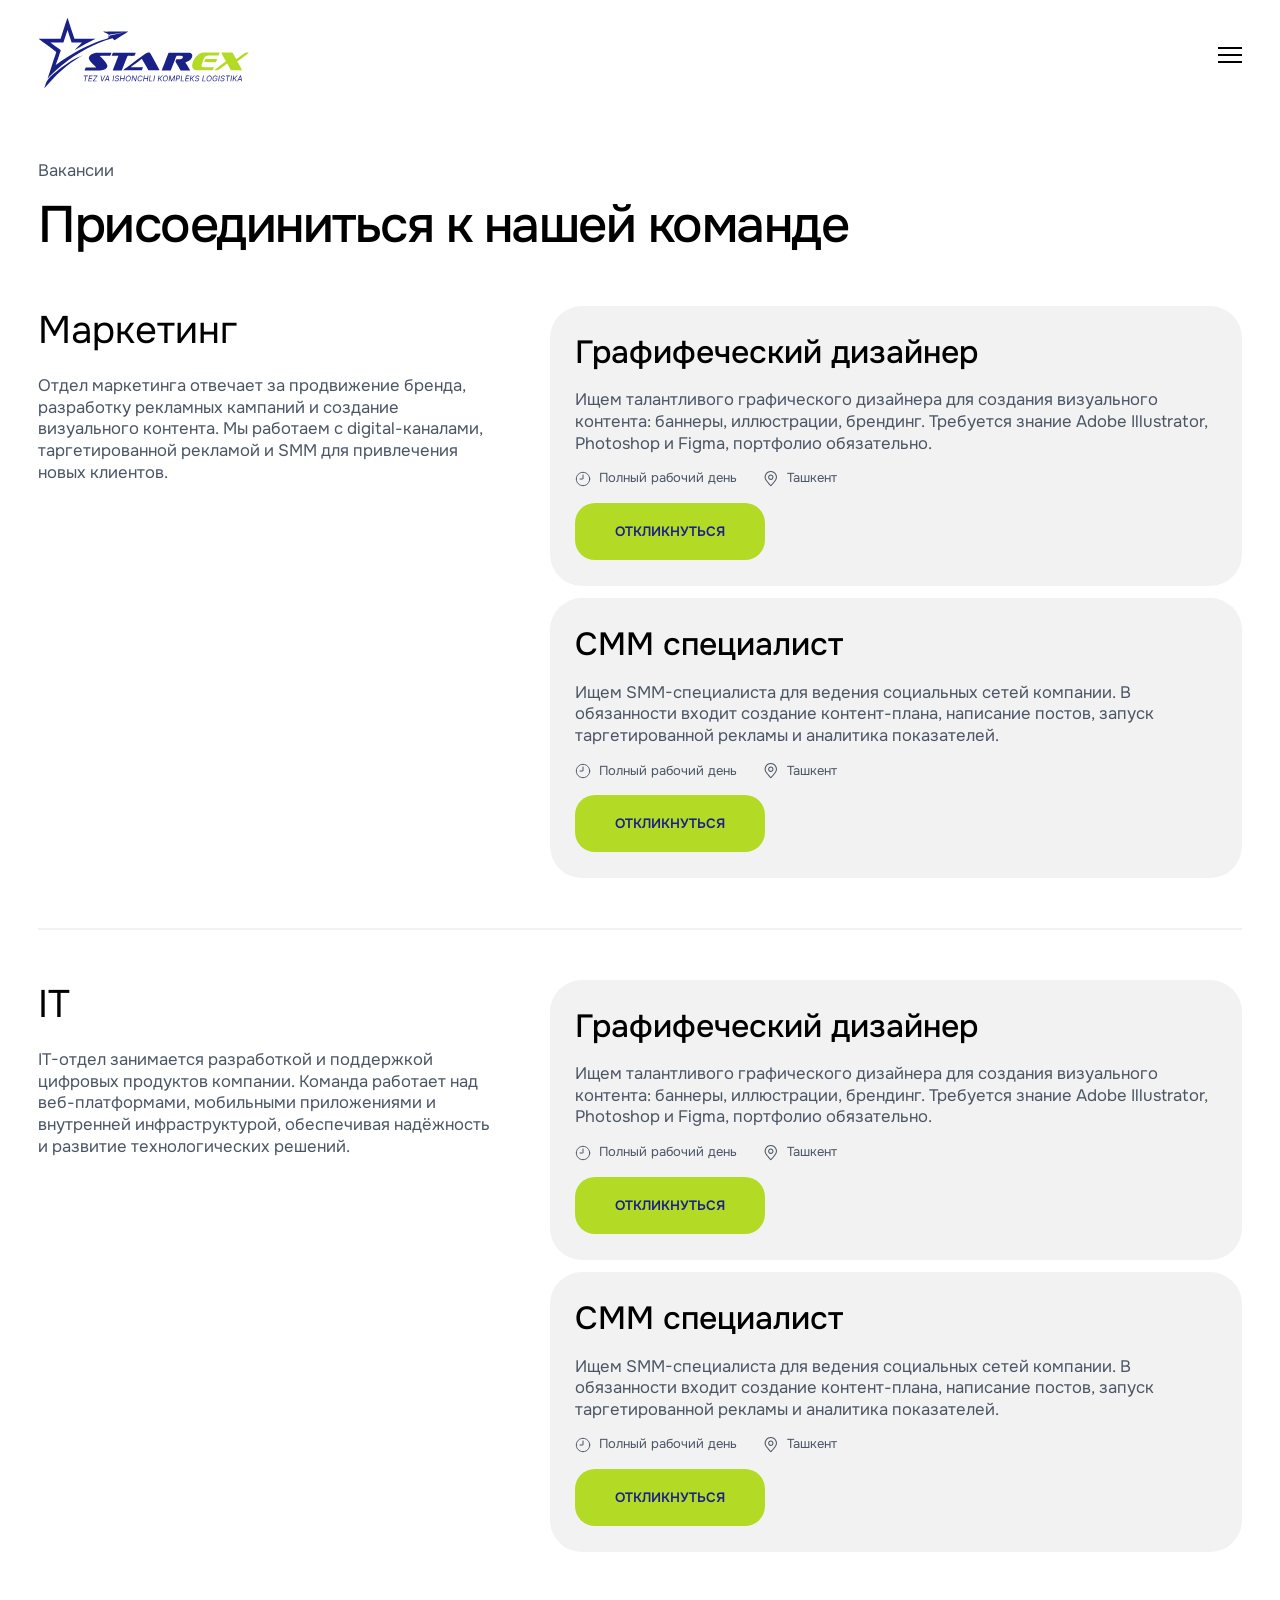
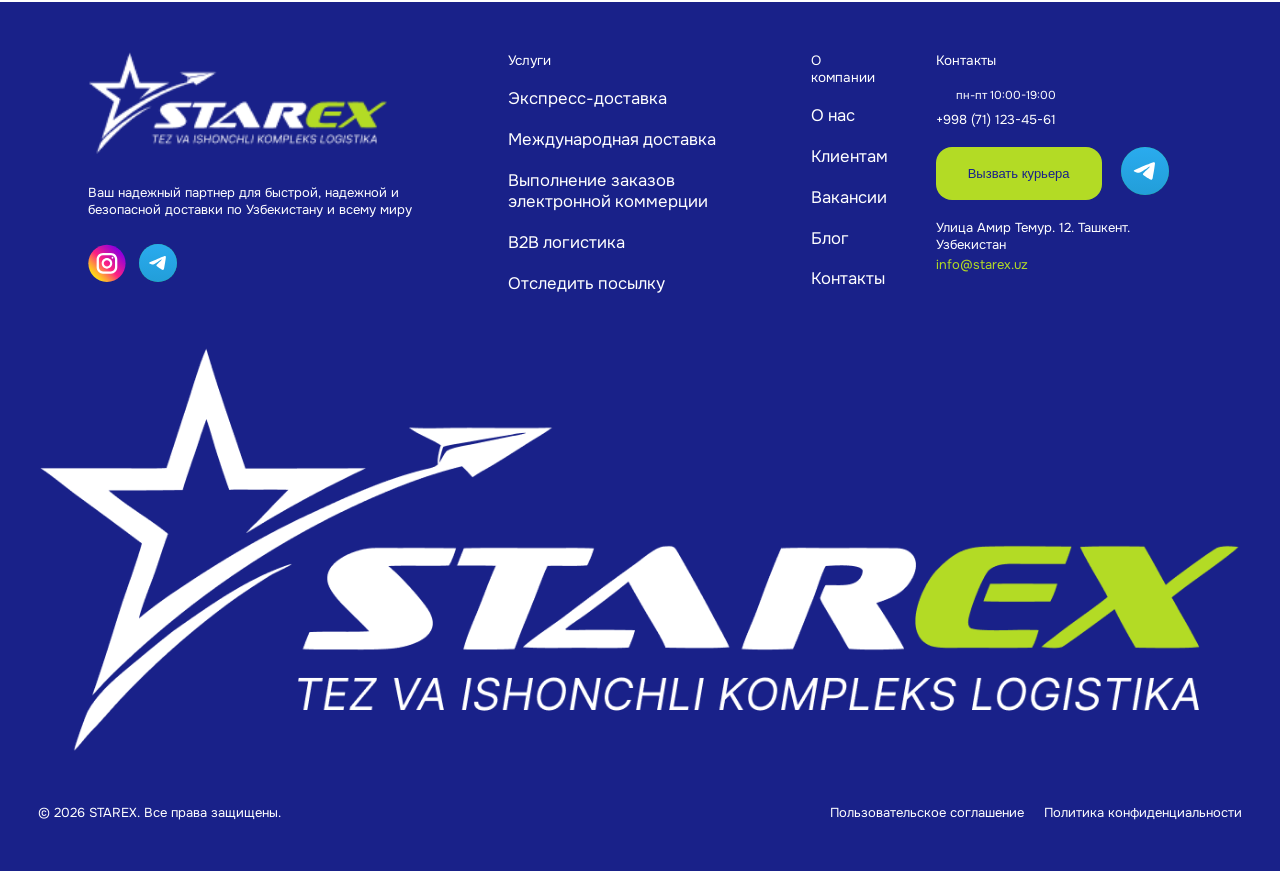
<file: assets/pages/vacancy.html>
<!doctype html>
<html lang="en">
  <head>
    <meta charset="UTF-8" />
    <meta name="viewport" content="width=device-width, initial-scale=1.0" />
    <title>Contact</title>
    <link
      rel="stylesheet"
      href="https://cdn.jsdelivr.net/npm/swiper@11/swiper-bundle.min.css"
    />
    <link rel="stylesheet" href="/assets/css/main.css" />
    <link rel="stylesheet" href="/assets/css/responsive.css" />
  </head>
  <body>
    <section class="hero another-page-hero">
      <header>
        <div class="container">
          <div class="header-wrapper">
            <div class="logo-wrapper">
              <a href="/index.html">
                <img
                  src="/assets/images/logo-blue.svg"
                  alt="STAREX Logo"
                  class="logo"
                />
              </a>
            </div>

            <div class="mobile-menu" id="mobileMenu">
              <div class="navbar-menu">
                <ul>
                  <li>
                    <a href="/assets/pages/about.html" class="active">О нас</a>
                  </li>
                  <li>
                    <a href="/assets/pages/services.html">Услуги</a>
                  </li>
                  <li>
                    <a href="/assets/pages/clients.html">Клиентам</a>
                  </li>
                  <li>
                    <a href="/assets/pages/vacancy.html">Вакансии</a>
                  </li>
                  <li>
                    <a href="/assets/pages/blog.html">Блог</a>
                  </li>
                  <li>
                    <a href="/assets/pages/contact.html">Контакты</a>
                  </li>
                </ul>
              </div>

              <div class="navbar-right-wrapper">
                <div class="navbar-phone-wrapper">
                  <span>пн-пт 10:00-19:00</span>
                  <a href="tel:+998711234561">+998 (71) 123-45-61</a>
                </div>

                <div class="navbar-right-btn-wrapper">
                  <button>Вызвать курьера</button>
                  <button>
                    <img src="/assets/images/user.svg" alt="icon" />
                    Кабинет
                  </button>
                </div>
              </div>

              <div class="mobile-close-wrapper">
                <div class="logo-wrapper">
                  <img src="/assets/images/logo.png" alt="image" />
                </div>
                <button class="mobile-close" aria-label="Close">
                  <img src="/assets/images/close.svg" alt="image" />
                </button>
              </div>
            </div>

            <button class="burger-btn" id="burgerBtn">
              <span></span>
              <span></span>
              <span></span>
            </button>
          </div>
        </div>
      </header>
    </section>

    <main>
      <section>
        <div class="container">
          <div class="vac-wrapper">
            <div class="vac-header-wrapper">
              <p>Вакансии</p>
              <h1>Присоединиться к нашей команде</h1>
            </div>

            <div class="vac-content-wrapper">
              <div class="vac-content-left">
                <span>Маркетинг</span>
                <p>
                  Отдел маркетинга отвечает за продвижение бренда, разработку
                  рекламных кампаний и создание визуального контента. Мы
                  работаем с digital-каналами, таргетированной рекламой и SMM
                  для привлечения новых клиентов.
                </p>
              </div>

              <div class="vac-content-right">
                <div class="vac-content-item">
                  <span>Графифеческий дизайнер</span>
                  <p>
                    Ищем талантливого графического дизайнера для создания
                    визуального контента: баннеры, иллюстрации, брендинг.
                    Требуется знание Adobe Illustrator, Photoshop и Figma,
                    портфолио обязательно.
                  </p>
                  <div class="vac-schadule">
                    <div class="item">
                      <img src="/assets/images/vacancy/time.svg" alt="icon" />
                      <span>Полный рабочий день</span>
                    </div>

                    <div class="item">
                      <img src="/assets/images/vacancy/Union.svg" alt="icon" />
                      <span>Ташкент</span>
                    </div>
                  </div>
                  <a href="#" class="vac-btn">Откликнуться</a>
                </div>

                <div class="vac-content-item">
                  <span>СММ специалист</span>
                  <p>
                    Ищем SMM-специалиста для ведения социальных сетей компании.
                    В обязанности входит создание контент-плана, написание
                    постов, запуск таргетированной рекламы и аналитика
                    показателей.
                  </p>
                  <div class="vac-schadule">
                    <div class="item">
                      <img src="/assets/images/vacancy/time.svg" alt="icon" />
                      <span>Полный рабочий день</span>
                    </div>

                    <div class="item">
                      <img src="/assets/images/vacancy/Union.svg" alt="icon" />
                      <span>Ташкент</span>
                    </div>
                  </div>
                  <a href="#" class="vac-btn">Откликнуться</a>
                </div>
              </div>
            </div>

            <div class="vac-content-wrapper">
              <div class="vac-content-left">
                <span>IT</span>
                <p>
                  IT-отдел занимается разработкой и поддержкой цифровых
                  продуктов компании. Команда работает над веб-платформами,
                  мобильными приложениями и внутренней инфраструктурой,
                  обеспечивая надёжность и развитие технологических решений.
                </p>
              </div>

              <div class="vac-content-right">
                <div class="vac-content-item">
                  <span>Графифеческий дизайнер</span>
                  <p>
                    Ищем талантливого графического дизайнера для создания
                    визуального контента: баннеры, иллюстрации, брендинг.
                    Требуется знание Adobe Illustrator, Photoshop и Figma,
                    портфолио обязательно.
                  </p>
                  <div class="vac-schadule">
                    <div class="item">
                      <img src="/assets/images/vacancy/time.svg" alt="icon" />
                      <span>Полный рабочий день</span>
                    </div>

                    <div class="item">
                      <img src="/assets/images/vacancy/Union.svg" alt="icon" />
                      <span>Ташкент</span>
                    </div>
                  </div>
                  <a href="#" class="vac-btn">Откликнуться</a>
                </div>

                <div class="vac-content-item">
                  <span>СММ специалист</span>
                  <p>
                    Ищем SMM-специалиста для ведения социальных сетей компании.
                    В обязанности входит создание контент-плана, написание
                    постов, запуск таргетированной рекламы и аналитика
                    показателей.
                  </p>
                  <div class="vac-schadule">
                    <div class="item">
                      <img src="/assets/images/vacancy/time.svg" alt="icon" />
                      <span>Полный рабочий день</span>
                    </div>

                    <div class="item">
                      <img src="/assets/images/vacancy/Union.svg" alt="icon" />
                      <span>Ташкент</span>
                    </div>
                  </div>
                  <a href="#" class="vac-btn">Откликнуться</a>
                </div>
              </div>
            </div>
          </div>
        </div>
      </section>
    </main>

    <footer>
      <div class="container">
        <div class="footer-wrapper">
          <div class="footer-item">
            <div class="logo-wrapper">
              <img src="/assets/images/logo.png" alt="image" />
            </div>
            <p class="under-logo-title">
              Ваш надежный партнер для быстрой, надежной и безопасной доставки
              по Узбекистану и всему миру
            </p>
            <div class="social-wrapper">
              <a href="#">
                <img src="/assets/images/instagram.svg" alt="icon" />
              </a>
              <a href="#">
                <img src="/assets/images/telegram.svg" alt="icon" />
              </a>
            </div>
          </div>

          <div class="footer-item">
            <div class="footer-menu-wrapper">
              <p>Услуги</p>
              <ul>
                <li>
                  <a href="#">Экспресс-доставка</a>
                </li>
                <li>
                  <a href="#">Международная доставка</a>
                </li>
                <li>
                  <a href="#">Выполнение заказов электронной коммерции</a>
                </li>
                <li>
                  <a href="#">B2B логистика</a>
                </li>
                <li>
                  <a href="#">Отследить посылку</a>
                </li>
              </ul>
            </div>
          </div>

          <div class="footer-item">
            <div class="footer-menu-wrapper">
              <p>О компании</p>
              <ul>
                <li>
                  <a href="#">О нас</a>
                </li>
                <li>
                  <a href="#">Клиентам</a>
                </li>
                <li>
                  <a href="#">Вакансии</a>
                </li>
                <li>
                  <a href="#">Блог</a>
                </li>
                <li>
                  <a href="#">Контакты</a>
                </li>
              </ul>
            </div>
          </div>

          <div class="footer-item">
            <div class="footer-menu-wrapper">
              <p>Контакты</p>
              <div class="footer-list-wrapper">
                <div class="footer-contact-wrapper">
                  <div class="phone-wrapper">
                    <span>пн-пт 10:00-19:00</span>
                    <a href="tel:+998711234561">+998 (71) 123-45-61</a>
                  </div>
                  <button>Вызвать курьера</button>
                  <a href="#">
                    <img src="/assets/images/telegram.svg" alt="icon" />
                  </a>
                </div>

                <div class="footer-address-wrapper">
                  <p>Улица Амир Темур. 12. Ташкент. Узбекистан</p>
                  <a href="mailto:info@starex.uz">info@starex.uz</a>
                </div>
              </div>
            </div>
          </div>
        </div>

        <div class="footer-big-logo">
          <img src="/assets/images/big-logo.png" alt="image" />
        </div>

        <div class="copyright-wrapper">
          <p>© 2026 STAREX. Все права защищены.</p>
          <div class="item">
            <a href="#">Пользовательское соглашение</a>
            <a href="#">Политика конфиденциальности</a>
          </div>
        </div>
      </div>
    </footer>

    <script src="https://cdn.jsdelivr.net/npm/swiper@11/swiper-bundle.min.js"></script>
    <script src="/assets/js/main.js"></script>
  </body>
</html>
</file>
<file: assets/css/main.css>
/* FONT AEROPORT */
@font-face {
  font-family: "Aeroport";
  src: url("../fonts/Aeroport-regular-trial.otf") format("opentype");
  font-weight: 400;
  font-style: normal;
  font-display: swap;
}

@font-face {
  font-family: "Aeroport";
  src: url("../fonts/Aeroport-medium-trial.otf") format("opentype");
  font-weight: 500;
  font-style: normal;
  font-display: swap;
}

@font-face {
  font-family: "Aeroport";
  src: url("../fonts/Aeroport-bold-trial.otf") format("opentype");
  font-weight: 700;
  font-style: normal;
  font-display: swap;
}

@font-face {
  font-family: "Aeroport";
  src: url("../fonts/Aeroport-light-trial.otf") format("opentype");
  font-weight: 300;
  font-style: normal;
  font-display: swap;
}
/* FONT ONEST */
@font-face {
  font-family: "Onest";
  src: url("../fonts/Onest-Regular.ttf") format("truetype");
  font-weight: 400;
  font-style: normal;
  font-display: swap;
}
@font-face {
  font-family: "Onest";
  src: url("../fonts/Onest-Medium.ttf") format("truetype");
  font-weight: 500;
  font-style: normal;
  font-display: swap;
}
@font-face {
  font-family: "Onest";
  src: url("../fonts/Onest-SemiBold.ttf") format("truetype");
  font-weight: 600;
  font-style: normal;
  font-display: swap;
}
@font-face {
  font-family: "Onest";
  src: url("../fonts/Onest-Bold.ttf") format("truetype");
  font-weight: 700;
  font-style: normal;
  font-display: swap;
}
@font-face {
  font-family: "Onest";
  src: url("../fonts/Onest-ExtraBold.ttf") format("truetype");
  font-weight: 800;
  font-style: normal;
  font-display: swap;
}
@font-face {
  font-family: "Onest";
  src: url("../fonts/Onest-Black.ttf") format("truetype");
  font-weight: 900;
  font-style: normal;
  font-display: swap;
}

:root {
  /* colors */
  --white: #ffffff;
  --black: #000000;
  --grey: #e5e7eb;
  --black-grey: #6a7282;
  --text-grey: #4a5565;
  --blue: #192189;
  --green: #b3db25;

  /* font sizes */
  --fs-exsm: clamp(10px, 0.9vw, 12px);
  --fs-exxs: clamp(13px, 1vw, 16px);
  --fs-xs: clamp(15px, 1.3vw, 20px);
  --fs-sm: clamp(18px, 1.5vw, 24px);
  --fs-md: clamp(20px, 2.5vw, 32px);
  --fs-lg: clamp(28px, 3vw, 48px);
  --fs-xl: clamp(44px, 4vw, 72px);

  /* border radius */
  --br-sm: 8px;
  --br-md: 16px;
  --br-lg: 24px;
  --br-xl: 32px;
  --br-xxl: 100px;

  /* font family */
  --font-primary: "Aeroport", sans-serif;
  --font-secondary: "Onest", sans-serif;
}

/* RESET */
*,
*::after,
*::before {
  box-sizing: border-box;
}
* {
  padding: 0;
  margin: 0;
}
img {
  width: 100%;
}
a {
  text-decoration: none;
}
ul {
  margin: 0;
  padding: 0;
}
li {
  list-style: none;
}
button {
  cursor: pointer;
}
p {
  margin: 0;
}
::placeholder {
  color: unset;
}
html {
  scroll-behavior: smooth;
}

body {
  font-family: var(--font-secondary);
  display: flex;
  flex-direction: column;
  min-height: 100vh;
}

.container {
  width: 100%;
  max-width: 1920px;
  margin: 0 auto;
  padding: 0 clamp(25px, 3vw, 50px);
}

/* HEADER START */
.hero {
  /* height: 100vh; */
  background-size: cover !important;
  background-repeat: no-repeat !important;
  background-position: center !important;
  position: relative;
  min-height: 1040px;

  position: relative;
  display: flex;
  flex-direction: column;
}
.hero-bg-slides {
  position: absolute;
  top: 0;
  left: 0;
  width: 100%;
  height: 100%;
  z-index: 0;
}
.hero-bg-slide {
  position: absolute;
  top: 0;
  left: 0;
  width: 100%;
  height: 100%;
  background-size: cover;
  background-repeat: no-repeat;
  background-position: 85% 35% !important;
  opacity: 0;
  visibility: hidden;
  transition:
    opacity 0.8s ease,
    visibility 0.8s ease;
}
.hero-bg-slide.active {
  opacity: 1;
  visibility: visible;
}
.hero header,
.hero .container {
  position: relative;
  /* z-index: 1; */
}
.hero > .container:last-child {
  flex: 1;
  display: flex;
  align-items: center;
}
.mobile-menu {
  display: flex;
  align-items: center;
  justify-content: space-between;
  gap: clamp(10px, 2vw, 30px);
  width: 100%;
}
.burger-btn {
  display: none;
  flex-direction: column;
  gap: 5px;
  background: none;
  border: none;
  cursor: pointer;
}

.burger-btn span {
  width: 24px;
  height: 2px;
  background: var(--white);
  transition: 0.3s;
}
.another-page-hero .burger-btn span {
  background: var(--black);
}
.mobile-close-wrapper {
  position: absolute;
  top: 0;
  font-size: 32px;
  background: none;
  border: none;
  cursor: pointer;
  filter: brightness(1) invert(1);
  display: none;
}
.mobile-close {
  background: none;
  border: none;
  cursor: pointer;
  filter: brightness(1) invert(1);
}
.mobile-close img {
  width: 32px;
  height: 32px;
}
.header-wrapper {
  display: flex;
  justify-content: space-between;
  align-items: center;
  gap: 20px;
  padding: clamp(12px, 1.3vw, 24px) 0;
}
.header-wrapper .logo-wrapper {
  flex-shrink: 0;
}
.header-wrapper .navbar-menu {
  margin: 0 auto;
}
.header-wrapper .navbar-menu ul {
  display: flex;
  gap: clamp(20px, 2.5vw, 40px);
}
.header-wrapper .navbar-menu ul li a {
  color: var(--white);
  font-family: var(--font-primary);
  font-size: var(--fs-xs);
  padding-bottom: 5px;
}
.header-wrapper .navbar-menu ul li a.active {
  border-bottom: 1px solid var(--white);
}
.another-page-hero .header-wrapper .navbar-menu ul li a {
  color: var(--black);
  font-size: var(--fs-xs);
  padding-bottom: 5px;
}
.another-page-hero .header-wrapper .navbar-menu ul li a.active {
  border-bottom: 1px solid var(--black);
}
.header-wrapper .navbar-right-wrapper {
  display: flex;
  align-items: center;
  gap: clamp(12px, 1.3vw, 24px);
}
.header-wrapper .navbar-right-wrapper .navbar-phone-wrapper {
  display: flex;
  flex-direction: column;
  align-items: end;
  gap: clamp(4px, 0.5vw, 8px);
}
.header-wrapper .navbar-right-wrapper .navbar-phone-wrapper span {
  font-size: var(--fs-exsm);
  color: var(--white);
}
.another-page-hero
  .header-wrapper
  .navbar-right-wrapper
  .navbar-phone-wrapper
  span {
  color: var(--black);
}
.header-wrapper .navbar-right-wrapper .navbar-phone-wrapper a {
  color: var(--white);
  font-size: var(--fs-xs);
}
.another-page-hero
  .header-wrapper
  .navbar-right-wrapper
  .navbar-phone-wrapper
  a {
  color: var(--black);
}
.header-wrapper .navbar-right-wrapper .navbar-right-btn-wrapper {
  display: flex;
  align-items: center;
  gap: clamp(4px, 0.9vw, 8px);
}
.header-wrapper .navbar-right-wrapper .navbar-right-btn-wrapper button {
  display: flex;
  align-items: center;
  gap: 5px;
  padding: 16px clamp(16px, 2vw, 32px);
  font-size: var(--fs-exxs);
  border-radius: var(--br-md);
  font-weight: 600;
  border: none;
  transition: all 0.3s ease-out;
}
.header-wrapper .navbar-right-wrapper .navbar-right-btn-wrapper button img {
  width: 15px;
  height: 15px;
}
.header-wrapper
  .navbar-right-wrapper
  .navbar-right-btn-wrapper
  button:first-child {
  background-color: var(--green);
  color: var(--blue);
}
.header-wrapper
  .navbar-right-wrapper
  .navbar-right-btn-wrapper
  button:first-child:hover {
  background-color: var(--blue);
  color: var(--green);
}
.header-wrapper
  .navbar-right-wrapper
  .navbar-right-btn-wrapper
  button:nth-child(2) {
  background-color: var(--blue);
  color: var(--white);
}
.header-wrapper
  .navbar-right-wrapper
  .navbar-right-btn-wrapper
  button:nth-child(2):hover {
  background-color: var(--green);
  color: var(--black);
}
.header-wrapper
  .navbar-right-wrapper
  .navbar-right-btn-wrapper
  button:nth-child(2):hover
  img {
  filter: brightness(1) invert(1);
}
/* calc tab */
.hero-container {
  width: 100%;
  display: flex;
  flex-direction: column;
  align-items: center;
  gap: 8px;
  padding: 20px 0;
}
.hero-container .hero-slider-btn {
  background-color: transparent;
  border: 1px solid rgba(255, 255, 255, 0.3);
  border-radius: 100px;
  width: 24px;
  height: 48px;
  transition: all 0.3s ease-out;
}

.hero-container .hero-slider-btn:hover {
  border-color: var(--green);
  background-color: var(--green);
}

.hero-container .hero-slider-btn img {
  height: 18px;
  width: 100%;
  animation: bounce 2s infinite;
}

@keyframes bounce {
  0%,
  20%,
  50%,
  80%,
  100% {
    transform: translateY(0);
  }
  40% {
    transform: translateY(4px);
  }
  60% {
    transform: translateY(2px);
  }
}
.hero-navigation {
  width: 100%;
  display: flex;
  justify-content: center;
  align-items: center;
}

.hero-pagination {
  display: flex;
  align-items: center;
  gap: 9px;
  color: var(--white);
  font-family: var(--font-secondary);
  font-size: 20px;
}

.hero-page-counter {
  display: flex;
  align-items: center;
  gap: 7px;
  font-weight: 400;
}
.hero-page-counter .current {
  font-size: 32px;
}
.hero-page-btn {
  background: transparent;
  border: 1px solid rgba(255, 255, 255, 0.3);
  border-radius: 20px;
  width: 48px;
  height: 48px;
  display: flex;
  align-items: center;
  justify-content: center;
  cursor: pointer;
  transition: all 0.3s ease;
  padding: 0;
}
.hero-page-btn img {
  height: 14px;
}

.hero-page-btn:hover {
  background-color: var(--green);
}
/* --- ЛОГИКА АДАПТИВА (Медиазапросы) --- */

/* ПО УМОЛЧАНИЮ (Десктоп, > 992px) */
.hero-nav-desktop {
  display: block; /* Показываем старую кнопку */
}

.hero-nav-mobile {
  display: none; /* Скрываем новый блок */
}

/* -- */
.hero-wrapper {
  display: flex;
  justify-content: space-between;
  align-items: center;
  width: 100%;
}
.hero-body {
  width: 100%;
  max-width: 700px;
  display: flex;
  flex-direction: column;
  gap: clamp(16px, 2vw, 32px);
  /* padding-bottom: 20px; */
}
.hero-body h1 {
  color: var(--green);
  font-size: var(--fs-xl);
  width: 100%;
  max-width: 700px;
  line-height: 120%;
  letter-spacing: -1.5px;
}
.hero-body p {
  color: var(--white);
  font-size: var(--fs-lg);
  line-height: 120%;
  letter-spacing: -1.2px;
}
.hero-body span {
  color: var(--white);
  font-size: var(--fs-xs);
  line-height: 130%;
  letter-spacing: 0px;
  margin-bottom: clamp(9px, 1.1vw, 18px);
}
.hero-body .tab-wrapper {
  width: 100%;
  max-width: 700px;
}
.hero-body .tab-group {
  display: flex;
  align-items: center;
  gap: 0px;
}
.hero-body .tab-group button {
  display: flex;
  align-items: center;
  justify-content: center;
  gap: 5px;
  /* padding: clamp(12px, 1.4vw, 24px) clamp(25px, 3vw, 50px); */
  padding: 24.5px 50px;
  background-color: rgba(255, 255, 255, 0.2);
  border-top-left-radius: var(--br-md);
  border-top-right-radius: var(--br-md);
  color: var(--white);
  font-size: var(--fs-exxs);
  font-weight: 600;
  border: none;
  width: 100%;
}
.hero-body .tab-group button img {
  width: 20px;
  height: 20px;
}
.hero-body .tab-pane {
  display: none;
  padding: clamp(8px, 1vw, 16px);
}

.hero-body .tab-pane.active {
  display: flex;
  flex-direction: column;
  gap: clamp(8px, 1vw, 16px);
}

.hero-body .tab.active {
  background-color: var(--white);
  color: var(--blue);
}
.hero-body .tab.active img {
  filter: brightness(0) invert(13%) sepia(85%) saturate(4153%)
    hue-rotate(237deg) brightness(85%) contrast(101%);
}
.hero-body .tab-content {
  background-color: var(--white);
}
.hero-body .tab-pane input {
  width: 100%;
  border: 1px solid var(--grey);
  /* padding: clamp(10px, 1.5vw, 20px) clamp(12px, 1.5vw, 24px); */
  padding: 20px 24px;
  border-radius: var(--br-md);
  font-weight: 400;
  font-size: var(--fs-exxs);
}
.hero-body .tab-pane input:focus {
  outline: none;
  box-shadow: none;
}
.hero-body .tab-pane input::placeholder {
  color: var(--black-grey);
}

.hero-body .tab-pane button {
  /* padding: clamp(10px, 1.4vw, 20px); */
  padding: 20px;
  width: 100%;
  background-color: var(--green);
  color: var(--blue);
  font-weight: 600;
  font-size: var(--fs-exxs);
  border: none;
  border-radius: var(--br-md);
}

.spinner-container {
  position: relative;
  width: 150px;
  height: 150px;
  display: flex;
  justify-content: center;
  align-items: center;
  bottom: clamp(30px, 5vw, 80px);
  position: fixed;
  bottom: 2%;
  right: 2%;
  z-index: 1;
}

.spinner-icon {
  position: absolute;
  width: 50px;
  height: 50px;
  background-color: var(--blue);
  border-radius: 50%;
  display: flex;
  justify-content: center;
  align-items: center;
  z-index: 2;
  box-shadow: 0 4px 12px rgba(0, 0, 0, 0.15);
}
.spinner-icon a {
  display: flex;
  align-items: center;
  justify-content: center;
}

.spinner-icon img {
  width: 20px;
  height: 20px;
}

.spinner-text {
  position: absolute;
  width: 100%;
  height: 100%;
  z-index: 1;
  animation: spin 12s linear infinite;
}

.spinner-text text {
  /* fill: rgba(255, 255, 255, 0.8); */
  fill: var(--black);
  font-size: 17px;
  font-family: sans-serif;
  font-weight: 500;
  text-transform: uppercase;
  letter-spacing: 3px;
}

@keyframes spin {
  from {
    transform: rotate(0deg);
  }
  to {
    transform: rotate(360deg);
  }
}
/* HEADER END */

/* HOME SERVICES START */
.our-services {
  margin: clamp(25px, 2.5vw, 50px) 0;
}
.our-services .our-services-header {
  display: flex;
  flex-direction: column;
  justify-content: center;
  align-items: center;
  text-align: center;
  gap: clamp(8px, 1vw, 16px);
  margin: clamp(25px, 2.5vw, 50px) 0;
}
.our-services .our-services-header p {
  font-size: var(--fs-xs);
  color: var(--black-grey);
  font-weight: 400;
}
.our-services .our-services-header h2 {
  font-size: var(--fs-lg);
  color: var(--black);
  font-weight: 400;
}
.our-services .our-services-body {
  display: grid;
  grid-template-columns: repeat(3, 1fr);
  gap: clamp(4px, 0.5vw, 8px);
}
.our-services .our-services-body .item {
  display: flex;
  flex-direction: column;
  gap: clamp(12px, 1.5vw, 24px);
  border: 2px solid transparent;
  padding: 8px;
  background-color: #f2f2f2;
  border-radius: var(--br-lg);
  position: relative;
  transition: all 0.3s ease-out;
  height: 100%;
}
.our-services .our-services-body .item:hover {
  border-color: var(--green);
  background-color: var(--white);
}
.our-services .our-services-body .item:hover a {
  background-color: var(--blue) !important;
  color: var(--white) !important;
}
.our-services .our-services-body .item .item-image {
  width: 100%;
  aspect-ratio: 581 / 322;
  overflow: hidden;
  background-color: #f2f2f2;
  border-radius: var(--br-md);
}
.our-services .our-services-body .item .item-image img {
  width: 100%;
  height: 100%;
  object-fit: contain;
  object-position: center;
  display: block;
  border-radius: var(--br-md);
  mix-blend-mode: darken;
}

.our-services .our-services-body .item .item-content {
  display: flex;
  flex-direction: column;
  flex-grow: 1;
  align-items: flex-start;
  gap: clamp(8px, 1vw, 16px);
  padding: clamp(8px, 1vw, 16px);
}
.our-services .our-services-body .item .item-content h6 {
  font-size: var(--fs-md);
  color: var(--blue);
  font-weight: 600;
  line-height: 130%;
  overflow: hidden;
  text-overflow: ellipsis;
  -webkit-line-clamp: 2;
  display: -webkit-box;
  -webkit-box-orient: vertical;
}
.our-services .our-services-body .item .item-content p {
  font-size: var(--fs-exxs);
  color: var(--black-grey);
  font-weight: 400;
  overflow: hidden;
  text-overflow: ellipsis;
  -webkit-line-clamp: 3;
  display: -webkit-box;
  -webkit-box-orient: vertical;
}
.our-services .our-services-body .item .item-content a {
  display: flex;
  gap: 10px;
  background-color: var(--green);
  font-size: var(--fs-exxs);
  border-radius: var(--br-md);
  color: var(--blue);
  padding: 16px 32px;
  transition: all 0.3s ease-out;
  margin-top: auto;
}
.our-services .our-services-body .item .item-content a::after {
  content: "";
  position: absolute;
  inset: 0;
}
/* HOME SERVICES END */

/* SINGLE SERVICE START */
.single-service-container {
  display: flex;
  flex-direction: column;
  gap: clamp(25px, 4vw, 50px);
  padding: clamp(25px, 4vw, 50px) 0;
}
.single-service-container .content-wrapper {
  display: grid;
  grid-template-columns: 1fr 1fr;
  gap: clamp(50px, 8vw, 100px);
}
.single-service-container .content-wrapper .content-left {
  display: flex;
  flex-direction: column;
  justify-content: space-between;
  gap: clamp(25px, 4vw, 50px);
}
.single-service-container .content-wrapper .content-left .content-left-header {
  display: flex;
  flex-direction: column;
  gap: 16px;
}
.single-service-container
  .content-wrapper
  .content-left
  .content-left-header
  span {
  color: var(--black-grey);
  font-size: var(--fs-xs);
  letter-spacing: 0;
}
.single-service-container
  .content-wrapper
  .content-left
  .content-left-header
  h1 {
  font-size: var(--fs-xl);
  color: var(--black);
  font-weight: 500;
  line-height: 120%;
  letter-spacing: -1.5px;
}
.single-service-container .content-wrapper .content-left p {
  color: var(--black-grey);
  font-size: var(--fs-xs);
  letter-spacing: 0;
  line-height: 130%;
}
.single-service-container .content-wrapper .content-left .content-btn-wrapper {
  display: flex;
  align-items: center;
  gap: 16px;
}
.single-service-container
  .content-wrapper
  .content-left
  .content-btn-wrapper
  a:first-child {
  color: var(--blue);
  background-color: var(--green);
  font-weight: 600;
  padding: 20px 40px;
  border-radius: calc(var(--br-lg) - 4px);
  font-size: calc(var(--fs-exsm) + 2px);
  letter-spacing: 2px;
  transition: all 0.3s ease-out;
  text-transform: uppercase;
}
.single-service-container
  .content-wrapper
  .content-left
  .content-btn-wrapper
  a:first-child:hover {
  background-color: var(--blue);
  color: var(--green);
}
.single-service-container
  .content-wrapper
  .content-left
  .content-btn-wrapper
  a:last-child {
  color: var(--blue);
  background-color: #f2f2f2;
  font-weight: 600;
  padding: 20px 40px;
  border-radius: calc(var(--br-lg) - 4px);
  font-size: calc(var(--fs-exsm) + 2px);
  letter-spacing: 2px;
  transition: all 0.3s ease-out;
  text-transform: uppercase;
}
.single-service-container
  .content-wrapper
  .content-left
  .content-btn-wrapper
  a:last-child:hover {
  background-color: var(--blue);
  color: var(--green);
}
.single-service-container .content-wrapper .content-right {
  border-radius: var(--br-md);
  height: 500px;
}
.single-service-container .content-wrapper .content-right img {
  border-radius: var(--br-md);
  height: 100%;
  object-fit: cover;
}
.single-service-container a {
  background-color: #f2f2f2;
  border-radius: var(--br-md);
  padding: 16px clamp(16px, 2vw, 32px);
  font-weight: 400;
  font-size: var(--fs-exxs);
  color: var(--text-grey);
  display: inline-block;
  transition: all 0.3s ease-out;
}
.single-service-container a:hover {
  background-color: #ccc;
  color: var(--blue);
}
.our-services .single-service-header {
  flex-direction: row;
  justify-content: space-between;
  align-items: end;
  text-align: start;
}
.our-services .single-service-header-wrapper {
  display: flex;
  flex-direction: column;
  gap: clamp(8px, 1vw, 16px);
}
.our-services .btn-wrapper a {
  background-color: #f2f2f2;
  border-radius: var(--br-md);
  padding: 16px 32px;
  font-weight: 400;
  font-size: var(--fs-exxs);
  color: var(--text-grey);
  display: block;
  transition: all 0.3s ease-out;
}
.our-services .btn-wrapper a:hover {
  background-color: #ccc;
  color: var(--blue);
}
.faq-wrapper .single-faq-header {
  justify-content: start !important;
  align-items: start !important;
  text-align: start !important;
}
.single-partner-section {
  background-color: #f2f2f2;
  border-radius: var(--br-xl);
}
/* SINGLE SERVICE END */

/* SINGLE BLOG START */
.single-blog-wrapper .back-wrapper {
  margin-top: clamp(16px, 4vw, 50px);
}
.single-blog-wrapper .back-wrapper a {
  background-color: #f2f2f2;
  border-radius: var(--br-md);
  padding: 16px clamp(16px, 2vw, 32px);
  font-weight: 400;
  font-size: var(--fs-exxs);
  color: var(--text-grey);
  display: inline-block;
  transition: all 0.3s ease-out;
}
.single-blog-wrapper .back-wrapper a:hover {
  background-color: #ccc;
  color: var(--blue);
}

.single-blog-wrapper .single-content-wrapper {
  width: 100%;
  max-width: 1220px;
  display: flex;
  flex-direction: column;
  gap: 50px;
  margin: 50px auto;
}
.single-blog-wrapper .single-content-wrapper .single-first {
  display: flex;
  flex-direction: column;
  gap: 50px;
}
.single-blog-wrapper
  .single-content-wrapper
  .single-first
  .single-first-header-wrapper {
  display: flex;
  flex-direction: column;
  justify-content: center;
  align-items: center;
  text-align: center;
  gap: 16px;
}
.single-blog-wrapper
  .single-content-wrapper
  .single-first
  .single-first-header-wrapper
  span {
  font-size: var(--fs-xs);
  color: var(--black-grey);
  font-weight: 400;
  line-height: 130%;
  letter-spacing: 0;
}
.single-blog-wrapper
  .single-content-wrapper
  .single-first
  .single-first-header-wrapper
  h1 {
  font-size: var(--fs-xl);
  color: var(--black);
  font-weight: 500;
  line-height: 120%;
  letter-spacing: -1.5px;
}
.single-blog-wrapper .single-content-wrapper .single-first p {
  font-size: var(--fs-xs);
  color: var(--black-grey);
  font-weight: 400;
  line-height: 130%;
  letter-spacing: 0;
}
.single-blog-wrapper .single-content-wrapper .single-first .image-wrapper {
  border-radius: var(--br-lg);
  height: 646px;
}
.single-blog-wrapper .single-content-wrapper .single-first .image-wrapper img {
  border-radius: var(--br-lg);
  height: 100%;
  object-fit: cover;
}
.single-blog-wrapper .single-content-wrapper .single-second {
  display: grid;
  grid-template-columns: 1fr 1fr;
  justify-content: center;
  align-items: center;
  gap: clamp(40px, 8vw, 100px);
}
.single-blog-wrapper .single-content-wrapper .single-second .left {
  border-radius: var(--br-lg);
  height: 647px;
}
.single-blog-wrapper .single-content-wrapper .single-second .left img {
  border-radius: var(--br-lg);
  height: 100%;
  object-fit: cover;
}
.single-blog-wrapper .single-content-wrapper .single-second .right {
  display: flex;
  flex-direction: column;
  gap: clamp(32px, 4vw, 50px);
}
.single-blog-wrapper .single-content-wrapper .single-second .right h3 {
  font-size: var(--fs-md);
  color: var(--black);
  font-weight: 500;
  line-height: 130%;
  letter-spacing: 0;
}
.single-blog-wrapper .single-content-wrapper .single-second .right p {
  font-size: var(--fs-xs);
  color: var(--black-grey);
  font-weight: 400;
  line-height: 130%;
  letter-spacing: 0;
}
.single-blog-wrapper .single-content-wrapper .single-third {
  display: grid;
  grid-template-columns: 1fr 1fr;
  justify-content: center;
  align-items: center;
  gap: clamp(40px, 8vw, 100px);
}
.single-blog-wrapper .single-content-wrapper .single-third .left {
  display: flex;
  flex-direction: column;
  gap: clamp(32px, 4vw, 50px);
}
.single-blog-wrapper .single-content-wrapper .single-third .left h3 {
  font-size: var(--fs-md);
  color: var(--black);
  font-weight: 500;
  line-height: 130%;
  letter-spacing: 0;
}
.single-blog-wrapper .single-content-wrapper .single-third .left p {
  font-size: var(--fs-xs);
  color: var(--black-grey);
  font-weight: 400;
  line-height: 130%;
  letter-spacing: 0;
}
.single-blog-wrapper .single-content-wrapper .single-third .right {
  border-radius: var(--br-lg);
  height: 647px;
}
.single-blog-wrapper .single-content-wrapper .single-third .right img {
  border-radius: var(--br-lg);
  height: 100%;
  object-fit: cover;
}
.single-blog-wrapper .single-content-wrapper .single-fourth .image-wrapper {
  border-radius: var(--br-lg);
}
.single-blog-wrapper .single-content-wrapper .single-fourth .image-wrapper img {
  border-radius: var(--br-lg);
}
.single-blog-wrapper .single-content-wrapper .single-fifth .content {
  display: flex;
  flex-direction: column;
  gap: clamp(32px, 4vw, 50px);
}
.single-blog-wrapper .single-content-wrapper .single-fifth .content h3 {
  font-weight: 500;
  font-size: var(--fs-md);
  color: var(--black);
  line-height: 130%;
  letter-spacing: 0;
}
.single-blog-wrapper .single-content-wrapper .single-fifth .content p {
  font-size: var(--fs-xs);
  color: var(--black-grey);
  font-weight: 400;
  line-height: 130%;
  letter-spacing: 0;
}
.single-blog-wrapper
  .single-content-wrapper
  .single-fifth
  .content
  .date-wrapper {
  display: flex;
  justify-content: space-between;
  align-items: center;
  gap: clamp(20px, 4vw, 50px);
}
.single-blog-wrapper
  .single-content-wrapper
  .single-fifth
  .content
  .date-wrapper
  a {
  background-color: #f2f2f2;
  color: var(--black);
  font-size: var(--fs-exxs);
  border-radius: var(--br-md);
  padding: 16px 32px;
  display: block;
  transition: all 0.3s ease-out;
}
.single-blog-wrapper
  .single-content-wrapper
  .single-fifth
  .content
  .date-wrapper
  a:hover {
  background-color: #ccc;
  color: var(--blue);
}
.single-blog-wrapper .single-content-wrapper .single-extra-wrapper {
  display: flex;
  flex-direction: column;
  gap: 50px;
}
.single-blog-wrapper .single-content-wrapper .single-extra-wrapper h3 {
  font-weight: 500;
  font-size: var(--fs-md);
  color: var(--black);
  line-height: 130%;
  letter-spacing: 0;
}
.single-blog-wrapper .single-content-wrapper .single-extra-wrapper h6 {
  font-weight: 400;
  font-size: var(--fs-sm);
  color: var(--black);
  line-height: 130%;
  letter-spacing: 0;
}
.single-blog-wrapper
  .single-content-wrapper
  .single-extra-wrapper
  .extra-content {
  display: flex;
  gap: 50px;
}
.single-blog-wrapper
  .single-content-wrapper
  .single-extra-wrapper
  .extra-content
  .left {
  display: flex;
  flex-direction: column;
  gap: clamp(32px, 4vw, 50px);
}
.single-blog-wrapper
  .single-content-wrapper
  .single-extra-wrapper
  .extra-content
  p {
  font-size: var(--fs-xs);
  color: var(--black-grey);
  font-weight: 400;
  line-height: 130%;
  letter-spacing: 0;
}
.single-blog-wrapper
  .single-content-wrapper
  .single-extra-wrapper
  .quote-wrapper {
  display: flex;
  flex-direction: column;
  gap: clamp(40px, 6vw, 80px);
  padding: clamp(24px, 4vw, 50px);
  background-color: #f2f2f2;
  border-radius: var(--br-lg);
  border-left: 6px solid var(--green);
}
.single-blog-wrapper
  .single-content-wrapper
  .single-extra-wrapper
  .quote-wrapper
  img {
  width: 43px;
  height: 35px;
}
.single-blog-wrapper
  .single-content-wrapper
  .single-extra-wrapper
  .quote-wrapper
  p {
  font-weight: 500;
  font-size: var(--fs-md);
  color: var(--black);
  line-height: 130%;
  letter-spacing: 0;
}
.single-blog-wrapper
  .single-content-wrapper
  .single-extra-wrapper
  .quote-wrapper
  span {
  font-weight: 500;
  font-size: calc(var(--fs-exxs) - 2px);
  color: var(--black-grey);
  line-height: 130%;
  letter-spacing: 0;
}
.single-blog-wrapper .single-content-wrapper .list-wrapper {
  display: flex;
  flex-direction: column;
  gap: 50px;
}
.single-blog-wrapper .single-content-wrapper .list-wrapper h3 {
  font-weight: 500;
  font-size: var(--fs-md);
  color: var(--black);
  line-height: 130%;
  letter-spacing: 0;
}
.single-blog-wrapper .single-content-wrapper .list {
  display: flex;
  gap: 50px;
  margin-left: 20px;
}
.single-blog-wrapper .single-content-wrapper .list-wrapper ul,
.single-blog-wrapper .single-content-wrapper .list-wrapper ol {
  display: flex;
  flex-direction: column;
  gap: 16px;
}
.single-blog-wrapper .single-content-wrapper .list-wrapper ul li {
  font-weight: 500;
  font-size: var(--fs-exxs);
  color: var(--black);
  line-height: 130%;
  letter-spacing: 0;
  list-style: decimal;
}
.single-blog-wrapper .single-content-wrapper .list-wrapper ol li {
  font-weight: 500;
  font-size: var(--fs-exxs);
  color: var(--black);
  line-height: 130%;
  letter-spacing: 0;
  list-style: disc;
}
.single-blog-wrapper .single-content-wrapper .list-wrapper ul li::marker,
.single-blog-wrapper .single-content-wrapper .list-wrapper ol li::marker {
  color: var(--green);
}
/* SINGLE BLOG END */

/* BANNER START */
.banner-wrapper {
  height: auto;
  aspect-ratio: 1904 / 536;
  background-size: cover !important;
  background-repeat: no-repeat !important;
  background-position: 50% 25% !important;
  display: flex;
  flex-direction: column;
  justify-content: start;
  align-items: start;
  gap: clamp(16px, 2vw, 32px);
  border-radius: var(--br-xl);
  padding: clamp(25px, 5vw, 90px) clamp(15px, 3vw, 50px);
  margin-bottom: clamp(25px, 3vw, 50px);
}
.banner-wrapper h2 {
  color: var(--green);
  font-size: var(--fs-lg);
  line-height: 120%;
  letter-spacing: -1.5px;
  width: 100%;
  max-width: 671px;
}
.banner-wrapper p {
  color: var(--white);
  font-size: var(--fs-xs);
  line-height: 150%;
  letter-spacing: 0;
  width: 100%;
  max-width: 671px;
}
.banner-wrapper a {
  color: var(--blue);
  background-color: var(--green);
  text-transform: uppercase;
  font-size: var(--fs-exxs);
  padding: 20px 40px;
  border-radius: calc(var(--br-md) + 4px);
  transition: all 0.3s ease-out;
}
.banner-wrapper a:hover {
  background-color: var(--blue);
  color: var(--white);
}
/* BANNER END */

/* EXTRA SECTION START */
.extra-section {
  padding: clamp(25px, 3vw, 50px) 0;
}
.extra-section .header-container {
  display: flex;
  flex-direction: column;
  justify-content: center;
  align-items: center;
  text-align: center;
  gap: clamp(8px, 1vw, 16px);
}
.extra-section .header-container p {
  color: var(--black-grey);
  font-size: var(--fs-xs);
  letter-spacing: 0;
}
.extra-section .header-container h2 {
  color: var(--black);
  font-size: var(--fs-lg);
  font-weight: 400;
  letter-spacing: 0;
}
.extra-section .content-container {
  display: grid;
  grid-template-columns: repeat(4, 1fr);
  gap: clamp(4px, 0.5vw, 8px);
  margin: clamp(25px, 3vw, 50px) 0;
}
.extra-section .content-container .item {
  display: flex;
  flex-direction: column;
  justify-content: start;
  align-items: start;
  background-color: var(--blue);
  border-radius: var(--br-lg);
  padding: clamp(16px, 2vw, 32px);
  gap: clamp(16px, 2vw, 32px);
}
.extra-section .content-container .item .icon-wrapper {
  background-color: var(--green);
  border-radius: 50%;
  width: 50px;
  height: 50px;
  padding: 10px;
  display: flex;
  justify-content: center;
  align-items: center;
}
.extra-section .content-container .item .icon-wrapper img {
  width: 24px;
  height: 24px;
}
.extra-section .content-container .item h2 {
  color: var(--green);
  font-size: var(--fs-lg);
  font-weight: 500;
  line-height: 120%;
  letter-spacing: -1.5px;
}
.extra-section .content-container .item span {
  font-size: var(--fs-exxs);
  color: var(--black-grey);
  font-weight: 400;
  line-height: 150%;
  letter-spacing: 0;
}
.extra-section .content-container .item p {
  color: var(--white);
  font-weight: 500;
  font-size: var(--fs-xs);
}
/* EXTRA SECTION END */

/* GOOGLE MAPS START */
.google-maps-wrapper {
  display: flex;
  flex-direction: column;
  gap: clamp(25px, 3vw, 50px);
  margin-bottom: clamp(12.5px, 1.4vw, 25px);
}
.google-maps-wrapper .google-maps-header-wrapper {
  display: flex;
  flex-direction: column;
  justify-content: center;
  align-items: center;
  text-align: center;
  gap: clamp(8px, 1vw, 16px);
}
.google-maps-wrapper .google-maps-header-wrapper p {
  color: var(--black-grey);
  font-size: var(--fs-xs);
  letter-spacing: 0;
}
.google-maps-wrapper .google-maps-header-wrapper h2 {
  color: var(--black);
  font-size: var(--fs-lg);
  font-weight: 400;
  letter-spacing: 0;
}

.google-maps-wrapper .google-maps-tabs-wrapper {
  display: flex;
  justify-content: center;
  align-items: center;
}
.google-maps-wrapper .google-maps-tabs-wrapper ul {
  display: flex;
  flex-direction: row;
  align-items: center;
  justify-content: center;
  flex-wrap: wrap;
  gap: clamp(12px, 1.5vw, 24px);
  cursor: pointer;
}
.google-maps-wrapper .google-maps-tabs-wrapper ul li {
  font-size: var(--fs-xs);
  color: var(--black);
  font-weight: 500;
  letter-spacing: 0%;
}
.google-maps-wrapper .google-maps-tabs-wrapper ul li.active {
  color: var(--blue);
}
.google-maps-wrapper .map-wrapper {
  width: 100%;
}
.google-maps-wrapper .map-wrapper iframe {
  width: 100%;
  height: auto;
  aspect-ratio: 1820 / 500;
  border-radius: var(--br-lg);
}
/* GOOGLE MAPS END */

/* PARTNER START */
.partners-section {
  padding: 60px 0;
  text-align: center;
}

.partners-section .partners-subtitle {
  color: var(--black-grey);
  font-size: var(--fs-xs);
  letter-spacing: 0;
  text-align: center;
  padding-bottom: clamp(8px, 1vw, 16px);
}

.partners-section .partners-title {
  color: var(--black);
  font-size: var(--fs-lg);
  font-weight: 400;
  letter-spacing: 0;
}

.partners-section .partners-slider {
  width: 100%;
  padding: clamp(25px, 3vw, 50px) 0;
}

.partners-section .partners-slider .swiper-wrapper {
  transition-timing-function: linear !important;
}

.partners-section .partners-slider .swiper-slide {
  display: flex;
  align-items: center;
  justify-content: center;
  height: 80px;
}

.partners-section .partners-slider .swiper-slide img {
  max-width: 100%;
  max-height: 100%;
  object-fit: contain;
  transition: all 0.3s ease;
}
/* PARTNER END */

/* VIDEO START */
.reviews-section {
  padding: clamp(25px, 3vw, 50px) 0;
  margin: 16px auto;
  background-color: #f5f5f5;
  border-radius: 20px;
}

.reviews-section .reviews-subtitle {
  display: block;
  color: var(--black-grey);
  font-size: var(--fs-xs);
  letter-spacing: 0;
  text-align: center;
  padding-bottom: clamp(8px, 1vw, 16px);
}

.reviews-section .reviews-title {
  color: var(--black);
  font-size: var(--fs-lg);
  font-weight: 400;
  text-align: center;
  letter-spacing: 0;
}

.reviews-section .review-card {
  display: flex;
  justify-content: space-between;
  align-items: center;
  padding: clamp(25px, 3vw, 50px);
}

.reviews-section .review-content {
  max-width: 966px;
}

.reviews-section .review-text {
  font-size: var(--fs-lg);
  font-weight: 400;
  line-height: 130%;
  color: var(--blue);
  letter-spacing: 0px;
  margin-bottom: clamp(25px, 3vw, 50px);
}

.reviews-section .video-btn {
  display: inline-flex;
  align-items: center;
  gap: clamp(12px, 1.5vw, 24px);
  background-color: var(--green);
  border-radius: 50px;
  padding: 8px clamp(12px, 1.5vw, 24px) 8px 8px;
  border: none;
  cursor: pointer;
  transition:
    transform 0.2s ease,
    background-color 0.2s ease;
  margin-bottom: clamp(25px, 3vw, 50px);
}

.reviews-section .video-btn:hover {
  background-color: var(--blue);
}
.reviews-section .video-btn:hover .video-btn-text {
  color: var(--white);
}

.reviews-section .video-avatar {
  position: relative;
  width: 90px;
  height: 90px;
  border-radius: 50%;
  overflow: hidden;
}

.reviews-section .video-avatar img {
  width: 100%;
  height: 100%;
  object-fit: cover;
}

.reviews-section .play-icon {
  position: absolute;
  top: 50%;
  left: 55%;
  transform: translate(-50%, -50%);
  color: white;
  font-size: 32px;
  text-shadow: 0 0 4px rgba(0, 0, 0, 0.5);
}

.reviews-section .video-btn-text {
  font-size: calc(var(--fs-exsm) + 4px);
  font-weight: 600;
  letter-spacing: 2px;
  color: var(--blue);
  text-align: left;
  line-height: 1.5;
}

.reviews-section .review-author {
  display: flex;
  gap: clamp(25px, 3vw, 50px);
  font-size: var(--fs-xs);
  color: var(--text-grey);
}

.reviews-section .review-next-btn {
  cursor: pointer;
  padding: 20px;
  transition: transform 0.2s ease;
}

.reviews-section .review-next-btn:hover {
  transform: translateX(8px);
}

.reviews-section .reviews-slider .swiper-pagination {
  position: relative;
}

.reviews-section .reviews-slider .swiper-pagination-bullet {
  width: 6px;
  height: 6px;
  background-color: var(--green);
  opacity: 0.3;
  margin: 0 4px !important;
  transition: all 0.3s ease;
}

.reviews-section .reviews-slider .swiper-pagination-bullet-active {
  opacity: 1;
  background-color: var(--blue);
}

/* Модальное окно с видео */
.video-modal {
  position: fixed;
  top: 0;
  left: 0;
  width: 100%;
  height: 100%;
  display: none;
  justify-content: center;
  align-items: center;
  z-index: 1000;
}

.video-modal.active {
  display: flex;
}

.video-modal-overlay {
  position: absolute;
  width: 100%;
  height: 100%;
  background: rgba(0, 0, 0, 0.8);
}

.video-modal-content {
  position: relative;
  width: 90%;
  max-width: 800px;
  aspect-ratio: 16/9;
  z-index: 1001;
}

.video-modal-content iframe {
  width: 100%;
  height: 100%;
  border-radius: 12px;
}

.video-modal-close {
  position: absolute;
  top: -40px;
  right: 0;
  background: none;
  border: none;
  color: var(--white);
  font-size: 32px;
  cursor: pointer;
}
/* VIDEO END */

/* BLOG START */
.blog-wrapper .blog-header-wrapper {
  display: flex;
  justify-content: space-between;
  align-items: end;
  gap: 20px;
}
.blog-wrapper .blog-header-wrapper .blog-left {
  display: flex;
  flex-direction: column;
  gap: 16px;
}
.blog-wrapper .blog-header-wrapper .blog-left span {
  font-weight: 400;
  font-size: var(--fs-xs);
  color: var(--text-grey);
  line-height: 130%;
  letter-spacing: 0;
}
.blog-wrapper .blog-header-wrapper .blog-left p {
  font-weight: 400;
  font-size: var(--fs-lg);
  line-height: 130%;
  letter-spacing: 0;
  color: var(--black);
}
.blog-wrapper .blog-header-wrapper .blog-right a {
  background-color: #f2f2f2;
  color: var(--black);
  font-size: var(--fs-exxs);
  border-radius: var(--br-md);
  /* padding: clamp(8px, 1vw, 16px) clamp(16px, 2vw, 32px); */
  padding: 16px 32px;
  display: block;
  transition: all 0.3s ease-out;
}

.blog-wrapper .blog-header-wrapper .blog-right a:hover {
  background-color: #ccc;
  color: var(--blue);
}

.blog-wrapper .blog-item-wrapper {
  display: flex;
  flex-direction: column;
  gap: clamp(16px, 2vw, 32px);
  margin: clamp(50px, 5vw, 100px) 0;
}
.blog-wrapper .blog-item-wrapper .item {
  display: flex;
  gap: clamp(20px, 2.5vw, 40px);
  align-items: center;
  position: relative;
  transition: all 0.3s ease-out;
  border-radius: var(--br-lg);
}

.blog-wrapper .blog-item-wrapper .item .image-wrapper {
  height: 250px;
  width: 250px;
  flex-shrink: 0;
}
.blog-wrapper .blog-item-wrapper .item .image-wrapper img {
  height: 100%;
  width: 100%;
  object-fit: cover;
  border-radius: var(--br-lg);
}
.blog-wrapper .blog-item-wrapper .item .content-wrapper {
  display: flex;
  flex-direction: column;
  gap: clamp(12px, 1.5vw, 24px);
  flex-grow: 1;
}
.blog-wrapper .blog-item-wrapper .item .content-wrapper span {
  color: var(--text-grey);
  font-size: calc(var(--fs-exsm) + 2px);
  line-height: 130%;
  letter-spacing: 0;
}
.blog-wrapper .blog-item-wrapper .item .content-wrapper a {
  color: var(--black);
  font-size: var(--fs-md);
  line-height: 130%;
  letter-spacing: 0;
}

.blog-wrapper .blog-item-wrapper .item .content-wrapper a::after {
  content: "";
  position: absolute;
  inset: 0;
}
.blog-wrapper .blog-item-wrapper .item .content-wrapper p {
  color: var(--text-grey);
  font-size: var(--fs-xs);
  line-height: 130%;
  letter-spacing: 0;
}
/* BLOG END */
/* ============================================================= */
/* VACANCY START */
.vac-wrapper {
  display: flex;
  flex-direction: column;
  gap: clamp(25px, 4vw, 50px);
  margin: clamp(25px, 4vw, 50px) 0;
}
.vac-wrapper .vac-header-wrapper {
  display: flex;
  flex-direction: column;
  gap: clamp(8px, 1vw, 16px);
}
.vac-wrapper .vac-header-wrapper p {
  font-weight: 400;
  font-size: var(--fs-xs);
  color: var(--text-grey);
  line-height: 130%;
  letter-spacing: 0;
}
.vac-wrapper .vac-header-wrapper h1 {
  font-weight: 500;
  font-size: var(--fs-xl);
  color: var(--black);
  line-height: 120%;
  letter-spacing: -1.5px;
}
.vac-wrapper .vac-content-wrapper {
  display: grid;
  grid-template-columns: 1fr 1.5fr;
  gap: clamp(25px, 4vw, 50px);
}
.vac-wrapper .vac-content-wrapper:nth-child(2) {
  border-bottom: 2px solid #f2f2f2;
  padding-bottom: clamp(25px, 4vw, 50px);
}
.vac-wrapper .vac-content-wrapper .vac-content-left {
  display: flex;
  flex-direction: column;
  gap: clamp(12px, 1.5vw, 24px);
}
.vac-wrapper .vac-content-wrapper .vac-content-left span {
  font-weight: 400;
  font-size: var(--fs-lg);
  color: var(--black);
  line-height: 130%;
  letter-spacing: 0;
}
.vac-wrapper .vac-content-wrapper .vac-content-left p {
  font-weight: 400;
  font-size: var(--fs-xs);
  color: var(--text-grey);
  line-height: 130%;
  letter-spacing: 0;
}
.vac-wrapper .vac-content-wrapper .vac-content-right {
  display: flex;
  flex-direction: column;
  gap: clamp(8px, 1vw, 16px);
}
.vac-wrapper .vac-content-wrapper .vac-content-right .vac-content-item {
  display: flex;
  flex-direction: column;
  align-items: start;
  gap: 16px;
  padding: clamp(16px, 2vw, 32px);
  border-radius: var(--br-xl);
  background-color: #f2f2f2;
}
.vac-wrapper .vac-content-wrapper .vac-content-right .vac-content-item span {
  font-weight: 500;
  font-size: var(--fs-md);
  color: var(--black);
  line-height: 130%;
  letter-spacing: 0;
}
.vac-wrapper .vac-content-wrapper .vac-content-right .vac-content-item p {
  font-weight: 400;
  font-size: var(--fs-xs);
  color: var(--text-grey);
  line-height: 130%;
  letter-spacing: 0;
}
.vac-wrapper
  .vac-content-wrapper
  .vac-content-right
  .vac-content-item
  .vac-schadule {
  display: flex;
  align-items: center;
  gap: clamp(16px, 2vw, 32px);
}
.vac-wrapper
  .vac-content-wrapper
  .vac-content-right
  .vac-content-item
  .vac-schadule
  .item {
  display: flex;
  align-items: center;
  gap: 8px;
}
.vac-wrapper
  .vac-content-wrapper
  .vac-content-right
  .vac-content-item
  .vac-schadule
  .item
  img {
  width: 16px;
  height: 16px;
}
.vac-wrapper
  .vac-content-wrapper
  .vac-content-right
  .vac-content-item
  .vac-schadule
  .item
  span {
  font-weight: 400;
  font-size: var(--fs-exxs);
  color: var(--text-grey);
  line-height: 130%;
  letter-spacing: 0;
}
.vac-wrapper .vac-content-wrapper .vac-content-right .vac-content-item a {
  font-weight: 600;
  font-size: calc(var(--fs-exsm) + 2px);
  color: var(--blue);
  /* padding: clamp(10px, 1.5vw, 20px) clamp(20px, 3vw, 40px); */
  padding: 20px 40px;
  background-color: var(--green);
  border-radius: calc(var(--br-md) + 4px);
  text-transform: uppercase;
  transition: all 0.3s ease-out;
}
.vac-wrapper .vac-content-wrapper .vac-content-right .vac-content-item a:hover {
  background-color: var(--blue);
  color: var(--green);
}
/* VACANCY END */
/* ============================================================= */
/* CLIENTS START */
.clients-banner {
  background-size: cover !important;
  background-repeat: no-repeat !important;
  background-position: 25% 45% !important;
  position: relative;
  min-height: 450px;
  margin: 8px 0;
  border-radius: var(--br-xl);
  display: flex;
  flex-direction: column;
  justify-content: center;
  align-items: start;
}
.clients-banner h1 {
  font-weight: 500;
  color: var(--green);
  font-size: var(--fs-xl);
  line-height: 120%;
  letter-spacing: -1.5px;
  padding-left: clamp(20px, 4vw, 50px);
}
.clients-banner p {
  width: 100%;
  max-width: 672px;
  color: var(--white);
  font-size: var(--fs-xs);
  margin: clamp(16px, 2vw, 32px) 0;
  padding: 0 clamp(20px, 4vw, 50px);
}
.clients-banner .banner-btn-wrapper {
  display: flex;
  align-items: center;
  gap: 16px;
  margin-left: clamp(20px, 4vw, 50px);
}
.clients-banner .banner-btn-wrapper a:first-child {
  color: var(--blue);
  background-color: var(--green);
  font-weight: 600;
  padding: clamp(10px, 1.5vw, 20px) clamp(20px, 3vw, 40px);
  border-radius: var(--br-md);
  font-size: calc(var(--fs-exsm) + 2px);
  transition: all 0.3s ease-out;
  text-transform: uppercase;
}
.clients-banner .banner-btn-wrapper a:first-child:hover {
  background-color: var(--blue);
  color: var(--green);
}
.clients-banner .banner-btn-wrapper a:last-child {
  color: var(--blue);
  background-color: var(--white);
  font-weight: 600;
  padding: clamp(10px, 1.5vw, 20px) clamp(20px, 3vw, 40px);
  border-radius: var(--br-md);
  font-size: calc(var(--fs-exsm) + 2px);
  transition: all 0.3s ease-out;
  text-transform: uppercase;
}
.clients-banner .banner-btn-wrapper a:last-child:hover {
  background-color: var(--blue);
  color: var(--green);
}
.tarif-wrapper {
  display: flex;
  flex-direction: column;
  align-items: center;
  padding: 50px 0 clamp(50px, 8vw, 100px);
  gap: clamp(32px, 4vw, 50px);
}
.tarif-wrapper .tarif-header-wrapper {
  display: flex;
  flex-direction: column;
  align-items: center;
  gap: 16px;
}
.tarif-wrapper .tarif-header-wrapper span {
  font-weight: 400;
  font-size: var(--fs-xs);
  color: var(--text-grey);
  line-height: 130%;
  letter-spacing: 0;
}
.tarif-wrapper .tarif-header-wrapper h2 {
  font-weight: 400;
  font-size: var(--fs-lg);
  color: var(--black);
  line-height: 130%;
  letter-spacing: 0;
}
.tarif-wrapper .tarif-info-wrapper {
  display: flex;
  align-items: center;
  justify-content: center;
  gap: 10px;
  background-color: #f2f2f2;
  border-radius: var(--br-md);
  padding: 16px;
  width: 100%;
}
.tarif-wrapper .tarif-info-wrapper .icon-wrapper {
  display: flex;
  border-radius: 50%;
  padding: 4px;
  background-color: var(--green);
}
.tarif-wrapper .tarif-info-wrapper .icon-wrapper img {
  width: 24px;
  height: 24px;
}
.tarif-wrapper .tarif-info-wrapper p {
  font-weight: 400;
  font-size: var(--fs-xs);
  color: var(--text-grey);
  line-height: 130%;
  letter-spacing: 0;
}
.tarif-wrapper .tarif-item-wrapper {
  display: grid;
  grid-template-columns: repeat(3, 1fr);
  gap: clamp(4px, 0.5vw, 8px);
}
.tarif-wrapper .tarif-item-wrapper .item {
  display: flex;
  flex-direction: column;
  gap: clamp(12px, 1.5vw, 24px);
  border: 2px solid transparent;
  padding: 8px;
  background-color: #f2f2f2;
  border-radius: var(--br-lg);
  position: relative;
  transition: all 0.3s ease-out;
  height: 100%;
}
.tarif-wrapper .tarif-item-wrapper .item:hover {
  border-color: var(--green);
  background-color: var(--white);
}
.tarif-wrapper .tarif-item-wrapper .item .image-wrapper {
  width: 100%;
  aspect-ratio: 581 / 322;
  overflow: hidden;
  background-color: #f2f2f2;
  border-radius: var(--br-md);
}
.tarif-wrapper .tarif-item-wrapper .item .image-wrapper img {
  width: 100%;
  height: 100%;
  object-fit: contain;
  object-position: center;
  display: block;
  border-radius: var(--br-md);
  mix-blend-mode: darken;
}
.tarif-wrapper .tarif-item-wrapper .item .item-content {
  display: flex;
  flex-direction: column;
  flex-grow: 1;
  align-items: flex-start;
  gap: 16px;
  padding: clamp(8px, 1vw, 16px);
}
.tarif-wrapper .tarif-item-wrapper .item .item-content h3 {
  font-size: var(--fs-md);
  color: var(--black);
  font-weight: 500;
  line-height: 130%;
}
.tarif-wrapper .tarif-item-wrapper .item .item-content .price-wrapper {
  display: flex;
  align-items: center;
}
.tarif-wrapper .tarif-item-wrapper .item .item-content .price-wrapper p {
  font-size: var(--fs-md);
  color: var(--blue);
  font-weight: 500;
  line-height: 130%;
}
.tarif-wrapper .tarif-item-wrapper .item .item-content .price-wrapper p span {
  font-size: var(--fs-exxs);
  color: var(--text-grey);
  font-weight: 400;
}
.tarif-wrapper .tarif-item-wrapper .item .item-content .deadline-wrapper {
  display: flex;
  align-items: center;
  gap: 16px;
}
.tarif-wrapper
  .tarif-item-wrapper
  .item
  .item-content
  .deadline-wrapper
  .icon-wrapper {
  display: flex;
  background-color: var(--green);
  padding: 4px;
  border-radius: 50%;
}
.tarif-wrapper
  .tarif-item-wrapper
  .item
  .item-content
  .deadline-wrapper
  .icon-wrapper
  img {
  width: 24px;
  height: 24px;
}
.tarif-wrapper .tarif-item-wrapper .item .item-content .deadline-wrapper span {
  font-size: var(--fs-exxs);
  color: var(--text-grey);
  font-weight: 400;
}
.tarif-wrapper .tarif-item-wrapper .item .item-content .description {
  font-size: var(--fs-exxs);
  color: var(--text-grey);
  font-weight: 400;
}
.tarif-wrapper .tarif-item-wrapper .item .item-content .tarif-btn {
  font-size: var(--fs-exxs);
  color: var(--white);
  font-weight: 400;
  background-color: var(--blue);
  border-radius: var(--br-md);
  padding: 16px clamp(16px, 2vw, 32px);
}
.tarif-wrapper .tarif-item-wrapper .item .item-content .tarif-btn::after {
  content: "";
  position: absolute;
  inset: 0;
}

.limitation-wrapper {
  display: flex;
  justify-content: start;
  align-items: start;
  background-size: cover !important;
  background-repeat: no-repeat !important;
  background-position: 25% 45% !important;
  padding: clamp(16px, 4vw, 50px);
  border-radius: var(--br-lg);
  margin: 50px 0;
}
.limitation-wrapper .limit-content-container {
  display: flex;
  flex-direction: column;
  gap: 8px;
  padding: clamp(24px, 4vw, 50px);
  background-color: var(--white);
  border-radius: var(--br-lg);
  width: 100%;
  max-width: 828px;
}
.limitation-wrapper .limit-content-container .limit-header-wrapper {
  display: flex;
  flex-direction: column;
  gap: 16px;
}
.limitation-wrapper .limit-content-container .limit-header-wrapper span {
  font-weight: 400;
  font-size: var(--fs-xs);
  color: var(--text-grey);
  line-height: 130%;
  letter-spacing: 0;
}
.limitation-wrapper .limit-content-container .limit-header-wrapper h2 {
  font-weight: 400;
  font-size: var(--fs-lg);
  color: var(--black);
  line-height: 100%;
  letter-spacing: 0;
}
.limitation-wrapper .limit-content-container .limit-content-wrapper {
  display: flex;
  flex-direction: column;
  gap: 8px;
}
.limitation-wrapper
  .limit-content-container
  .limit-content-wrapper
  .limit-item {
  display: flex;
  align-items: center;
  gap: clamp(8px, 1vw, 16px);
}
.limitation-wrapper
  .limit-content-container
  .limit-content-wrapper
  .limit-item
  .image-wrapper {
  background-color: #eb21214d;
  border-radius: var(--br-md);
  padding: 8px;
  display: flex;
}
.limitation-wrapper
  .limit-content-container
  .limit-content-wrapper
  .limit-item
  .image-wrapper
  img {
  width: 24px;
  height: 24px;
}
.limitation-wrapper
  .limit-content-container
  .limit-content-wrapper
  .limit-item
  p {
  font-weight: 500;
  font-size: var(--fs-xs);
  color: var(--text-grey);
  line-height: 130%;
  letter-spacing: 0;
}

/* accordion */
.faq-wrapper .faq-header-wrapper {
  display: flex;
  flex-direction: column;
  justify-content: center;
  align-items: center;
  text-align: center;
  gap: clamp(8px, 1vw, 16px);
}
.faq-wrapper .faq-header-wrapper span {
  color: var(--black-grey);
  font-size: var(--fs-xs);
  letter-spacing: 0;
}
.faq-wrapper .faq-header-wrapper h2 {
  color: var(--black);
  font-size: var(--fs-lg);
  font-weight: 400;
  letter-spacing: 0;
}
.faq-wrapper .accordion {
  margin: clamp(25px, 4vw, 50px) auto;
}

.faq-wrapper .accordion .accordion-item {
  border-bottom: 1px solid #ccc;
}
.faq-wrapper .accordion .accordion-item:first-child {
  border-top: 1px solid #ccc;
}

.faq-wrapper .accordion .accordion-header {
  width: 100%;
  display: flex;
  justify-content: space-between;
  align-items: center;
  background: none;
  border: none;
  padding: clamp(32px, 4vw, 50px) 0;
  text-align: left;
  cursor: pointer;
  outline: none;
}

.faq-wrapper .accordion .accordion-title {
  font-size: var(--fs-sm);
  font-weight: 500;
  color: #000;
  line-height: 130%;
  letter-spacing: 0;
}

.faq-wrapper .accordion .accordion-icon {
  position: relative;
  width: 12px;
  height: 12px;
  flex-shrink: 0;
}

.faq-wrapper .accordion .accordion-icon::before {
  content: "";
  position: absolute;
  top: 50%;
  left: 0;
  width: 100%;
  height: 2px;
  background-color: #000;
  transform: translateY(-50%);
}

.faq-wrapper .accordion .accordion-icon::after {
  content: "";
  position: absolute;
  top: 0;
  left: 50%;
  width: 2px;
  height: 100%;
  background-color: #000;
  transform: translateX(-50%);
  transition:
    transform 0.25s ease,
    opacity 0.25s ease;
}

.faq-wrapper .accordion .accordion-item.active .accordion-icon::after {
  opacity: 0;
  transform: translateX(-50%) rotate(90deg);
}

.faq-wrapper .accordion .accordion-content {
  display: grid;
  grid-template-rows: 0fr;
  transition: grid-template-rows 0.3s ease;
}

.faq-wrapper .accordion .accordion-body {
  font-weight: 400;
  font-size: var(--fs-xs);
  line-height: 130%;
  letter-spacing: 0;
  color: var(--text-grey);
  overflow: hidden;
}
.faq-accordion-wrapper .accordion .accordion-item.active .accordion-content {
  grid-template-rows: 1fr;
}
.faq-accordion-wrapper .accordion .accordion-item.active .accordion-body {
  padding-bottom: 24px;
}
/* accordion */

.doc-wrapper {
  display: flex;
  flex-direction: column;
  gap: clamp(25px, 4vw, 50px);
  padding: clamp(25px, 3vw, 50px) 0 clamp(50px, 8vw, 100px);
}
.doc-wrapper .doc-header-wrapper {
  display: flex;
  flex-direction: column;
  justify-content: center;
  align-items: center;
  gap: 16px;
}
.doc-wrapper .doc-header-wrapper span {
  color: var(--black-grey);
  font-size: var(--fs-xs);
  letter-spacing: 0;
}
.doc-wrapper .doc-header-wrapper h2 {
  color: var(--black);
  font-size: var(--fs-lg);
  font-weight: 400;
  letter-spacing: 0;
}
.doc-wrapper .doc-item-wrapper {
  display: flex;
  flex-direction: column;
  gap: 16px;
}
.doc-wrapper .doc-item-wrapper .item {
  display: flex;
  justify-content: space-between;
  align-items: center;
  background-color: rgba(242, 242, 242, 0.4);
  padding: clamp(24px, 2vw, 32px);
  border-radius: var(--br-xl);
  gap: 16px;
}
.doc-wrapper .doc-item-wrapper .item .content {
  display: flex;
  flex-direction: column;
  gap: 16px;
}
.doc-wrapper .doc-item-wrapper .item .content p {
  font-weight: 400;
  font-size: var(--fs-sm);
  color: var(--black);
  line-height: 130%;
  letter-spacing: 0;
  width: 100%;
  max-width: 700px;
}
.doc-wrapper .doc-item-wrapper .item .content .info {
  display: flex;
  align-items: center;
  gap: 8px;
}
.doc-wrapper .doc-item-wrapper .item .content .info img {
  width: 18px;
  height: 18px;
}
.doc-wrapper .doc-item-wrapper .item .content .info span {
  font-weight: 400;
  font-size: var(--fs-exxs);
  color: var(--black);
  line-height: 130%;
  letter-spacing: 0;
}

.doc-wrapper .doc-item-wrapper .item .download a {
  background-color: var(--green);
  color: var(--blue);
  font-weight: 600;
  font-size: var(--fs-exxs);
  text-transform: uppercase;
  border-radius: calc(var(--br-md) + 4px);
  /* padding: clamp(10px, 1.5vw, 20px) clamp(20px, 3vw, 40px); */
  padding: 20px 40px;
}
/* CLIENTS END */
/* ============================================================= */
/* ABOUT PAGE START */
.about-banner-wrapper {
  background-size: cover !important;
  background-repeat: no-repeat !important;
  background-position: 25% 20% !important;
  position: relative;
  min-height: 300px;
  border-radius: var(--br-xl);
  display: flex;
  flex-direction: column;
  justify-content: center;
  align-items: start;
}
.about-banner-wrapper h1 {
  font-weight: 500;
  color: var(--green);
  font-size: var(--fs-xl);
  line-height: 120%;
  letter-spacing: -1.5px;
  padding-left: clamp(20px, 4vw, 50px);
}
.about-wrapper {
  display: grid;
  grid-template-columns: 1fr 1fr;
  align-items: center;
  gap: 40px;
  padding: clamp(50px, 8vw, 100px) 0 clamp(25px, 3vw, 50px);
}
.about-wrapper .about-content-wrapper {
  display: flex;
  flex-direction: column;
  gap: clamp(25px, 4vw, 50px);
}
.about-wrapper .about-content-wrapper h2 {
  color: var(--black);
  font-size: var(--fs-lg);
  font-weight: 400;
  line-height: 130%;
  letter-spacing: 0;
}
.about-wrapper .about-content-wrapper p {
  color: var(--black-grey);
  font-size: var(--fs-xs);
  line-height: 130%;
  letter-spacing: 0;
}
.about-wrapper .about-image-wrapper img {
  border-radius: var(--br-lg);
}
.future-wrapper .future-header-wrapper {
  display: flex;
  flex-direction: column;
  justify-content: center;
  align-items: center;
  text-align: center;
  gap: clamp(8px, 1vw, 16px);
}
.future-wrapper .future-header-wrapper span {
  color: var(--black-grey);
  font-size: var(--fs-xs);
  letter-spacing: 0;
}
.future-wrapper .future-header-wrapper h2 {
  color: var(--black);
  font-size: var(--fs-lg);
  font-weight: 400;
  letter-spacing: 0;
}
.future-wrapper .future-item-wrapper {
  display: grid;
  grid-template-columns: repeat(3, 1fr);
  gap: clamp(4px, 0.5vw, 8px);
  margin: clamp(25px, 3vw, 50px) 0;
}
.future-wrapper .future-item-wrapper .item {
  display: flex;
  flex-direction: column;
  justify-content: start;
  align-items: start;
  background-color: rgba(242, 242, 242, 0.3);
  border: 1px solid #f2f2f2;
  border-radius: var(--br-lg);
  padding: clamp(16px, 2vw, 32px);
  gap: clamp(16px, 2vw, 24px);
}
.future-wrapper .future-item-wrapper .item .image-wrapper {
  background-color: var(--green);
  border-radius: 50%;
  width: 48px;
  height: 48px;
  padding: 10px;
  display: flex;
  align-items: center;
  justify-content: center;
}
.future-wrapper .future-item-wrapper .item .image-wrapper img {
  width: 21px;
  height: 21px;
}
.future-wrapper .future-item-wrapper .item h3 {
  color: var(--blue);
  font-size: var(--fs-lg);
  font-weight: 500;
  line-height: 120%;
  letter-spacing: -1.5px;
}
.future-wrapper .future-item-wrapper .item .content-wrapper {
  display: flex;
  flex-direction: column;
  gap: 8px;
}
.future-wrapper .future-item-wrapper .item .content-wrapper span {
  color: var(--text-grey);
  font-weight: 500;
  font-size: var(--fs-xs);
  line-height: 130%;
  letter-spacing: 0;
}
.future-wrapper .future-item-wrapper .item .content-wrapper p {
  color: var(--text-grey);
  font-weight: 500;
  font-size: calc(var(--fs-exxs) - 2px);
  line-height: 100%;
  letter-spacing: 0;
}
/* ABOUT PAGE END */
/* ============================================================= */
/* BLOG START */
.all-blog-btn-wrapper {
  display: flex;
  justify-content: center;
  align-items: center;
  margin-bottom: clamp(50px, 5vw, 100px);
}
.all-blog-btn-wrapper a {
  background-color: #f2f2f2;
  color: var(--black);
  font-size: var(--fs-exxs);
  border-radius: var(--br-md);
  /* padding: clamp(8px, 1vw, 16px) clamp(16px, 2vw, 32px); */
  padding: 16px 32px;
}
/* BLOG END */
/* ============================================================= */
/* CALCULATOR START */
.calc-container {
  display: flex;
  flex-direction: column;
  gap: clamp(25px, 4vw, 50px);
  padding: clamp(25px, 4vw, 50px) 0;
}
.calc-container .back-wrapper a {
  background-color: #f2f2f2;
  border-radius: var(--br-md);
  padding: 16px clamp(16px, 2vw, 32px);
  font-weight: 400;
  font-size: var(--fs-exxs);
  color: var(--text-grey);
  display: inline-block;
  transition: all 0.3s ease-out;
}
.calc-container .back-wrapper a:hover {
  background-color: #ccc;
  color: var(--blue);
}
.calc-container .calc-header-wrapper {
  display: flex;
  flex-direction: column;
  gap: 16px;
}
.calc-container .calc-header-wrapper span {
  font-size: var(--fs-xs);
  color: var(--black-grey);
  font-weight: 400;
  line-height: 130%;
  letter-spacing: 0;
}
.calc-container .calc-header-wrapper h1 {
  font-size: var(--fs-xl);
  color: var(--black);
  font-weight: 400;
  line-height: 100%;
  letter-spacing: -1.5px;
}

.calc-wrapper {
  background: var(--white);
  border: 1px solid #f2f2f2;
  border-radius: var(--br-xl);
  padding: clamp(16px, 2vw, 32px);
}

.calc-wrapper .calc-route-section {
  display: flex;
  align-items: center;
  position: relative;
  gap: 16px;
  margin-bottom: clamp(16px, 2vw, 32px);
}

.calc-wrapper .calc-card {
  flex: 1;
  background-color: rgba(242, 242, 242, 0.3);
  padding: clamp(24px, 2vw, 32px);
  border-radius: var(--br-xl);
  border: 1px solid #f2f2f2;
  display: flex;
  flex-direction: column;
  gap: clamp(20px, 1.5vw, 24px);
  width: 100%;
}

.calc-wrapper .calc-card .calc-card-title {
  font-weight: 600;
  font-size: var(--fs-md);
  color: var(--black);
  line-height: 130%;
  letter-spacing: 0;
}
.calc-wrapper .calc-card .input-field-group {
  display: flex;
  flex-direction: column;
  gap: 10px;
}
.calc-wrapper .calc-card .input-field-group .field-label {
  display: block;
  font-size: var(--fs-exsm);
  color: var(--black-grey);
  line-height: 130%;
  letter-spacing: 0;
}

.calc-wrapper
  .calc-card
  .input-field-group
  .custom-select-wrapper
  .city-select {
  width: 100%;
  padding: 20px 24px;
  background: var(--white);
  border: 1px solid #e5e7eb;
  border-radius: calc(var(--br-md) - 4px);
  font-size: var(--fs-exxs);
  color: var(--black-grey);
  outline: none;
  cursor: pointer;
  appearance: none;
  background-image: url("data:image/svg+xml;charset=UTF-8,%3csvg xmlns='http://www.w3.org/2000/svg' viewBox='0 0 24 24' fill='none' stroke='%238c8c8c' stroke-width='2' stroke-linecap='round' stroke-linejoin='round'%3e%3cpolyline points='6 9 12 15 18 9'%3e%3c/polyline%3e%3c/svg%3e");
  background-repeat: no-repeat;
  background-position: right 16px center;
  background-size: 16px;
}

.calc-wrapper .calc-card .quick-tags {
  display: flex;
  flex-wrap: wrap;
  gap: 8px;
}

.calc-wrapper .calc-card .quick-tags .tag-btn {
  background: #f2f2f2;
  border: none;
  padding: 6px 12px;
  border-radius: 6px;
  font-size: calc(var(--fs-exsm) + 1px);
  cursor: pointer;
  color: var(--black);
  transition: all 0.2s ease;
}

.calc-wrapper .calc-card .quick-tags .tag-btn.active {
  background: var(--blue);
  color: #ffffff;
}

.calc-wrapper .swap-btn {
  padding: 10px;
  border-radius: 50%;
  background: var(--green);
  border: none;
  display: flex;
  align-items: center;
  justify-content: center;
  cursor: pointer;
  z-index: 2;
  flex-shrink: 0;
  transition: transform 0.3s ease;
  box-shadow: 0 4px 10px rgba(0, 0, 0, 0.05);
}
.calc-wrapper .swap-btn img {
  width: 25px;
  height: 25px;
}

.calc-wrapper .swap-btn:hover {
  transform: rotate(180deg) scale(1.05);
}

.calc-wrapper .calc-dimensions {
  display: grid;
  grid-template-columns: repeat(4, 1fr);
  gap: 16px;
  margin-bottom: clamp(16px, 2vw, 32px);
}
.calc-wrapper .calc-dimensions .input-group {
  display: flex;
  flex-direction: column;
  gap: 10px;
}
.calc-wrapper .calc-dimensions .input-group label {
  display: block;
  font-size: var(--fs-exsm);
  color: var(--black-grey);
}

.calc-wrapper .calc-dimensions .input-group input {
  width: 100%;
  padding: 20px 24px;
  border: 1px solid #e5e7eb;
  border-radius: calc(var(--br-md) - 4px);
  font-size: var(--fs-exxs);
  color: var(--black-grey);
  box-sizing: border-box;
  outline: none;
}

.calc-wrapper .calc-dimensions .input-group input:focus {
  border-color: var(--blue);
}

.calc-wrapper .calc-footer {
  display: flex;
  align-items: center;
  gap: 16px;
}

.calc-wrapper .calc-footer .calc-submit-btn {
  background: var(--green);
  border: none;
  /* padding: clamp(10px, 1.5vw, 20px) clamp(20px, 3vw, 40px); */
  padding: 20px 40px;
  border-radius: calc(var(--br-lg) - 4px);
  font-weight: 700;
  font-size: 14px;
  letter-spacing: 2px;
  color: var(--blue);
  text-transform: uppercase;
  cursor: pointer;
  transition: all 0.3s ease-out;
}

.calc-wrapper .calc-footer .calc-submit-btn:hover {
  background-color: var(--blue);
  color: var(--white);
}

.calc-wrapper .calc-footer .calc-note {
  font-size: var(--fs-exxs);
  line-height: 130%;
  letter-spacing: 0;
  font-weight: 400;
  color: var(--black-grey);
}

#from-card {
  order: 1;
}

#swap-btn {
  order: 2;
}

#to-card {
  order: 3;
}

.calc-route-section.is-swapped #from-card {
  order: 3;
}

.calc-route-section.is-swapped #to-card {
  order: 1;
}
/* CALCULATOR END */
/* ============================================================= */
/* CURIER START */
.curier-container {
  display: flex;
  flex-direction: column;
  gap: clamp(25px, 4vw, 50px);
  padding: clamp(25px, 4vw, 50px) 0;
}
.curier-container .back-wrapper a {
  background-color: #f2f2f2;
  border-radius: var(--br-md);
  padding: 16px clamp(16px, 2vw, 32px);
  font-weight: 400;
  font-size: var(--fs-exxs);
  color: var(--text-grey);
  transition: all 0.3s ease-out;
}
.curier-container .back-wrapper a:hover {
  background-color: #ccc;
  color: var(--blue);
}
.curier-container .curier-header-wrapper {
  display: flex;
  flex-direction: column;
  gap: 16px;
}
.curier-container .curier-header-wrapper span {
  font-size: var(--fs-xs);
  color: var(--black-grey);
  font-weight: 400;
  line-height: 130%;
  letter-spacing: 0;
}
.curier-container .curier-header-wrapper h1 {
  font-size: var(--fs-xl);
  color: var(--black);
  font-weight: 400;
  line-height: 100%;
  letter-spacing: -1.5px;
}

.curier-wrapper {
  display: flex;
  flex-direction: column;
  gap: 32px;
  border: 1px solid #f2f2f2;
  padding: clamp(24px, 2vw, 32px) clamp(16px, 2vw, 32px);
  border-radius: var(--br-xl);
}

.curier-wrapper .curier-card {
  flex: 1;
  background-color: rgba(242, 242, 242, 0.3);
  padding: clamp(24px, 2vw, 32px) clamp(16px, 2vw, 32px);
  border-radius: var(--br-xl);
  border: 1px solid #f2f2f2;
  display: flex;
  flex-direction: column;
  gap: clamp(20px, 1.5vw, 24px);
  width: 100%;
}

.curier-wrapper .curier-card .card-title {
  font-weight: 600;
  font-size: var(--fs-md);
  color: var(--black);
  line-height: 130%;
  letter-spacing: 0;
}

.curier-wrapper .curier-card .input-group {
  display: flex;
  flex-direction: column;
  gap: 6px;
}

.curier-wrapper .curier-card .input-group label {
  display: block;
  font-size: var(--fs-exsm);
  color: var(--black-grey);
  line-height: 130%;
  letter-spacing: 0;
}

.curier-wrapper .curier-card .input-group input,
.curier-wrapper .curier-card .input-group select {
  width: 100%;
  padding: 20px 24px;
  background: var(--white);
  border: 1px solid #e5e7eb;
  border-radius: calc(var(--br-md) - 4px);
  font-size: var(--fs-exxs);
  color: var(--black-grey);
  outline: none;
  cursor: pointer;
  appearance: none;
  background-size: 16px;
}

.curier-wrapper .curier-card .input-group input:focus,
.curier-wrapper .curier-card .input-group select:focus {
  border-color: var(--blue);
}

.curier-wrapper .curier-card .input-group select {
  appearance: none;
  background-image: url("data:image/svg+xml;charset=UTF-8,%3csvg xmlns='http://www.w3.org/2000/svg' viewBox='0 0 24 24' fill='none' stroke='%238c8c8c' stroke-width='2' stroke-linecap='round' stroke-linejoin='round'%3e%3cpolyline points='6 9 12 15 18 9'%3e%3c/polyline%3e%3c/svg%3e");
  background-repeat: no-repeat;
  background-position: right 16px center;
  background-size: 16px;
  cursor: pointer;
}

.curier-wrapper .curier-card .customer-fields {
  display: flex;
  align-items: flex-end;
  gap: 16px;
}

.curier-wrapper .curier-card .customer-fields .input-group {
  flex: 1;
}

.curier-wrapper .curier-card .phone-input-wrapper {
  position: relative;
}

.curier-wrapper .curier-card .phone-input-wrapper .valid-icon {
  position: absolute;
  right: 14px;
  top: 50%;
  transform: translateY(-50%);
  width: 20px;
  height: 20px;
  background: var(--green);
  border-radius: 50%;
  display: flex;
  align-items: center;
  justify-content: center;
  font-size: 11px;
  color: var(--white);
}

.curier-wrapper .curier-card .btn-confirm-phone {
  background: var(--green);
  border: none;
  /* padding: clamp(10px, 1.5vw, 20px) clamp(20px, 3vw, 40px); */
  padding: 20px 40px;
  border-radius: calc(var(--br-md) + 4px);
  font-weight: 600;
  font-size: var(--fs-exxs);
  letter-spacing: 2px;
  cursor: pointer;
  white-space: nowrap;
  color: var(--blue);
  transition: all 0.3s ease-out;
}
.curier-wrapper .curier-card .btn-confirm-phone:hover {
  background-color: var(--blue);
  color: var(--green);
}

.curier-wrapper .route-section {
  display: flex;
  align-items: center;
  gap: 16px;
  position: relative;
}

.curier-wrapper .route-card {
  flex: 1;
}

.curier-wrapper .card-fields {
  display: flex;
  flex-direction: column;
  gap: clamp(20px, 1.5vw, 24px);
}

.curier-wrapper .curier-card .address-row {
  display: grid;
  grid-template-columns: repeat(3, 1fr);
  gap: 16px;
}

.curier-wrapper .curier-card .cost-info {
  margin-top: 10px;
  font-size: var(--fs-xs);
  color: var(--blue);
  min-height: 39px;
  display: flex;
  align-items: end;
}

.curier-wrapper .swap-btn {
  padding: 10px;
  border-radius: 50%;
  background: var(--green);
  border: none;
  display: flex;
  align-items: center;
  justify-content: center;
  cursor: pointer;
  z-index: 2;
  flex-shrink: 0;
  transition: transform 0.3s ease;
  box-shadow: 0 4px 10px rgba(0, 0, 0, 0.05);
}
.curier-wrapper .swap-btn img {
  width: 25px;
  height: 25px;
}

.curier-wrapper .swap-btn:hover {
  transform: rotate(180deg) scale(1.05);
}

#from-card {
  order: 1;
}
#swap-route-btn {
  order: 2;
}
#to-card {
  order: 3;
}
.route-section.is-swapped #from-card {
  order: 3;
}
.route-section.is-swapped #to-card {
  order: 1;
}

.curier-wrapper .delivery-type-group {
  display: flex;
  flex-direction: column;
  gap: 16px;
}

.curier-wrapper .delivery-type-label {
  display: block;
  font-size: var(--fs-exsm);
  color: var(--black-grey);
  line-height: 130%;
  letter-spacing: 0;
}

.curier-wrapper .radio-options {
  display: flex;
  gap: clamp(24px, 2vw, 32px);
}

.curier-wrapper .custom-radio {
  display: flex;
  align-items: center;
  gap: 8px;
  font-size: 13px;
  cursor: pointer;
  user-select: none;
}

.curier-wrapper .custom-radio input {
  display: none;
}

.curier-wrapper .radio-mark {
  width: 18px;
  height: 18px;
  border-radius: 50%;
  border: 2px solid rgba(74, 85, 101, 0.2);
  display: inline-block;
  position: relative;
  box-sizing: border-box;
}

.curier-wrapper .custom-radio input:checked + .radio-mark {
  border-color: var(--blue);
}

/* .curier-wrapper .custom-radio input:checked + .radio-mark::after {
  content: "";
  position: absolute;
  top: 4px;
  left: 4px;
  width: 6px;
  height: 6px;
  border-radius: 50%;
  background: var(--blue);
} */

.curier-wrapper .cargo-grid {
  display: grid;
  grid-template-columns: 2fr repeat(4, 1fr);
  gap: 16px;
  align-items: flex-end;
}

.curier-wrapper .cargo-grid .counter-control {
  display: flex;
  align-items: center;
  background: transparent;
  gap: 10px;
}

.curier-wrapper .cargo-grid .counter-control input {
  border: none;
  text-align: center;
  height: 100%;
  border: 1px solid #e5e7eb;
  padding: 20px;
  -moz-appearance: textfield;
}

.curier-wrapper .cargo-grid .counter-control input::-webkit-outer-spin-button,
.curier-wrapper .cargo-grid .counter-control input::-webkit-inner-spin-button {
  -webkit-appearance: none;
  margin: 0;
}

.curier-wrapper .cargo-grid .btn-counter {
  width: 60px;
  height: 60px;
  padding: 20px;
  border: none;
  background: #f0f0f5;
  border-radius: calc(var(--br-md) - 4px);
  font-size: var(--fs-sm);
  font-weight: 400;
  color: var(--blue);
  cursor: pointer;
  display: flex;
  align-items: center;
  justify-content: center;
  transition: background 0.2s;
}

.curier-wrapper .cargo-grid .btn-counter:hover {
  background: #e2e2e8;
}

.curier-wrapper .curier-footer {
  display: flex;
  align-items: center;
  gap: 16px;
}

.curier-wrapper .btn-submit {
  background: var(--green);
  border: none;
  /* padding: clamp(10px, 1.5vw, 20px) clamp(20px, 3vw, 40px); */
  padding: 20px 40px;
  border-radius: calc(var(--br-lg) - 4px);
  font-weight: 700;
  font-size: 14px;
  letter-spacing: 2px;
  color: var(--blue);
  text-transform: uppercase;
  cursor: pointer;
  transition: all 0.3s ease-out;
}

.curier-wrapper .btn-submit:hover {
  background-color: var(--blue);
  color: var(--green);
}

.curier-wrapper .note {
  font-size: var(--fs-exxs);
  line-height: 130%;
  letter-spacing: 0;
  font-weight: 400;
  color: var(--black-grey);
}
/* CURIER END */
/* ============================================================= */
/* CONTACT START */
.another-page-hero {
  min-height: auto;
}
.contact-banner-wrapper {
  position: relative;
}
.contact-banner-wrapper {
  background-size: cover !important;
  background-repeat: no-repeat !important;
  background-position: 25% 7% !important;
  position: relative;
  min-height: 300px;
  border-radius: var(--br-xl);
  display: flex;
  flex-direction: column;
  justify-content: center;
  align-items: start;
}
.contact-banner-wrapper h2 {
  font-weight: 500;
  color: var(--green);
  font-size: var(--fs-xl);
  line-height: 120%;
  letter-spacing: -1.5px;
  padding-left: clamp(20px, 4vw, 50px);
}
.contact-bot {
  background-size: cover !important;
  background-repeat: no-repeat !important;
  background-position: 25% 35% !important;
  position: relative;
  min-height: 537px;
  margin: clamp(50px, 8vw, 100px) 0;
}
.contact-banner-wrapper p {
  width: 100%;
  max-width: 672px;
  color: var(--white);
  font-size: var(--fs-xs);
  margin: clamp(16px, 2vw, 32px) 0;
  padding: 0 clamp(20px, 4vw, 50px);
}
.contact-banner-wrapper a {
  color: var(--blue);
  background-color: var(--green);
  font-weight: 600;
  /* padding: clamp(10px, 1.5vw, 20px) clamp(20px, 3vw, 40px); */
  padding: 20px 40px;
  border-radius: var(--br-md);
  font-size: calc(var(--fs-exsm) + 2px);
  margin-left: clamp(20px, 4vw, 50px);
  transition: all 0.3s ease-out;
}
.contact-banner-wrapper a:hover {
  color: var(--green);
  background-color: var(--blue);
}

.contact-container {
  display: grid;
  grid-template-columns: auto auto;
  gap: clamp(8px, 1vw, 16px);
  margin: clamp(25px, 4vw, 50px) 0;
}
.contact-container .contact-left {
  background-color: rgba(242, 242, 242, 0.3);
  border: 1px solid #f2f2f2;
  border-radius: var(--br-xl);
  padding: clamp(24px, 2vw, 32px);
  display: flex;
  flex-direction: column;
  gap: clamp(16px, 2vw, 32px);
}
.contact-container .contact-left .item {
  display: flex;
  flex-direction: column;
  gap: 8px;
}
.contact-container .contact-left .item h6 {
  font-weight: 500;
  color: var(--black);
  font-size: var(--fs-md);
  line-height: 130%;
  letter-spacing: 0;
}
.contact-container .contact-left .item .header {
  font-weight: 400;
  font-size: var(--fs-xs);
  color: var(--text-grey);
  line-height: 130%;
  letter-spacing: 0;
}
.contact-container .contact-left .item span {
  font-weight: 400;
  font-size: var(--fs-exxs);
  color: var(--text-grey);
  line-height: 130%;
  letter-spacing: 0;
}
.contact-container .contact-left .item p {
  font-weight: 400;
  font-size: var(--fs-xs);
  color: var(--black);
  line-height: 130%;
  letter-spacing: 0;
}
.contact-container .contact-left .item a {
  font-weight: 400;
  font-size: var(--fs-xs);
  color: var(--blue);
  line-height: 130%;
  letter-spacing: 0;
}

.contact-container .contact-right {
  border: 1px solid #f2f2f2;
  border-radius: var(--br-xl);
  padding: clamp(24px, 2vw, 32px);
  display: flex;
  flex-direction: column;
  gap: clamp(16px, 2vw, 32px);
}
.contact-container .contact-right .item {
  display: flex;
  flex-direction: column;
  gap: 8px;
}
.contact-container .contact-right .item h6 {
  font-weight: 500;
  color: var(--black);
  font-size: var(--fs-md);
  line-height: 130%;
  letter-spacing: 0;
}
.contact-container .contact-right .item span {
  font-weight: 400;
  font-size: var(--fs-xs);
  color: var(--text-grey);
  line-height: 130%;
  letter-spacing: 0;
}
.contact-container .contact-right .contact-form {
  display: flex;
  flex-direction: column;
  gap: clamp(16px, 2vw, 32px);
}
.contact-container .contact-right .contact-form .item-wrapper.row {
  display: grid;
  grid-template-columns: 1fr 1fr;
  gap: 20px;
}
.contact-container .contact-right .contact-form .item-wrapper .form-control {
  display: flex;
  flex-direction: column;
  gap: 10px;
}
.contact-container
  .contact-right
  .contact-form
  .item-wrapper
  .form-control
  label {
  color: var(--text-grey);
  font-weight: 400;
  font-size: var(--fs-exsm);
}
.contact-container
  .contact-right
  .contact-form
  .item-wrapper
  .form-control
  input,
.form-control textarea {
  width: 100%;
  padding: clamp(15px, 1.5vw, 20px) clamp(20px, 1.5vw, 24px);
  font-size: var(--fs-exxs);
  color: #1a1a1a;
  background-color: #ffffff;
  border: 1.5px solid #e2e8f0;
  border-radius: 12px;
  outline: none;
  transition:
    border-color 0.2s ease,
    box-shadow 0.2s ease;
  font-family: inherit;
}
.contact-container
  .contact-right
  .contact-form
  .item-wrapper
  .form-control
  input::placeholder,
.form-control textarea::placeholder {
  color: var(--text-grey);
}
.contact-container
  .contact-right
  .contact-form
  .item-wrapper
  .form-control
  input:focus,
.form-control textarea:focus {
  border-color: var(--blue);
}
.contact-container .contact-right .contact-form .submit-btn {
  font-weight: 600;
  font-size: calc(var(--fs-exsm) + 2px);
  /* padding: clamp(15px, 1.5vw, 20px) 0; */
  padding: 20px 40px;
  border-radius: calc(var(--br-md) + 4px);
  color: var(--blue);
  background-color: var(--green);
  border: none;
  transition: all 0.3s ease-out;
}
.contact-container .contact-right .contact-form .submit-btn:hover {
  background-color: var(--blue);
  color: var(--green);
}
/* CONTACT END */
/* ============================================================= */
/* FOOTER START */
footer {
  margin-top: auto;
  background-color: var(--blue);
}
.footer-wrapper {
  /* display: grid;
  grid-template-columns: repeat(4, 1fr); */
  display: flex;
  justify-content: space-between;
  gap: 48px;
  padding: clamp(25px, 4vw, 50px);
}
.footer-wrapper .footer-item {
  display: flex;
  flex-direction: column;
  gap: clamp(16px, 2vw, 32px);
}
.footer-wrapper .footer-item .logo-wrapper img {
  max-width: 300px;
}
.footer-wrapper .footer-item .under-logo-title {
  color: var(--white);
  font-weight: 400;
  font-size: var(--fs-exxs);
  width: 100%;
  max-width: 540px;
}
.footer-wrapper .footer-item .social-wrapper {
  display: flex;
  align-items: center;
  gap: clamp(8px, 1vw, 16px);
}
.footer-wrapper .footer-item .social-wrapper img {
  width: 38px;
  height: 38px;
}
.footer-wrapper .footer-item .footer-menu-wrapper {
  display: flex;
  flex-direction: column;
  gap: clamp(12px, 1.5vw, 24px);
}
.footer-wrapper .footer-item .footer-menu-wrapper p {
  color: var(--white);
  font-size: calc(var(--fs-exsm) + 2px);
}
.footer-wrapper .footer-item .footer-menu-wrapper ul {
  display: flex;
  flex-direction: column;
  gap: clamp(12px, 1.5vw, 24px);
}
.footer-wrapper .footer-item .footer-menu-wrapper ul li a {
  color: var(--white);
  font-size: var(--fs-xs);
  font-weight: 400;
  line-height: 130%;
  letter-spacing: 0;
}
.footer-wrapper .footer-item .footer-list-wrapper {
  display: flex;
  flex-direction: column;
  gap: clamp(12px, 1.5vw, 24px);
  justify-content: space-between;
}
.footer-wrapper .footer-item .footer-list-wrapper .footer-contact-wrapper {
  display: flex;
  flex-wrap: wrap;
  gap: clamp(12px, 1.5vw, 24px);
}
.footer-wrapper
  .footer-item
  .footer-list-wrapper
  .footer-contact-wrapper
  .phone-wrapper {
  display: flex;
  flex-direction: column;
  justify-content: end;
  align-items: end;
  gap: clamp(4px, 0.8vw, 8px);
}
.footer-wrapper
  .footer-item
  .footer-list-wrapper
  .footer-contact-wrapper
  .phone-wrapper
  span {
  color: var(--white);
  font-size: var(--fs-exsm);
}
.footer-wrapper
  .footer-item
  .footer-list-wrapper
  .footer-contact-wrapper
  .phone-wrapper
  a {
  color: var(--white);
  font-size: var(--fs-exxs);
}
.footer-wrapper
  .footer-item
  .footer-list-wrapper
  .footer-contact-wrapper
  button {
  background-color: var(--green);
  border-radius: var(--br-md);
  font-weight: 500;
  font-size: var(--fs-exxs);
  color: var(--blue);
  border: none;
  padding: 16px 32px;
  transition: all 0.3s ease-out;
}

.footer-wrapper
  .footer-item
  .footer-list-wrapper
  .footer-contact-wrapper
  button:hover {
  background-color: var(--white);
}

.footer-wrapper .footer-item .footer-list-wrapper .footer-contact-wrapper img {
  width: 48px;
  height: 48px;
}
.footer-wrapper .footer-item .footer-list-wrapper .footer-address-wrpaper {
  display: flex;
  flex-direction: column;
  gap: clamp(12px, 1.5vw, 24px);
}
.footer-wrapper .footer-item .footer-list-wrapper .footer-address-wrapper p {
  color: var(--white);
  font-size: var(--fs-exxs);
  font-weight: 400;
}
.footer-wrapper .footer-item .footer-list-wrapper .footer-address-wrapper a {
  color: var(--green);
  font-size: var(--fs-exxs);
  font-weight: 400;
}
.footer-big-logo {
  display: flex;
  justify-content: center;
  align-items: center;
}
.footer-big-logo img {
  width: 100%;
  max-width: 1310px;
}
.copyright-wrapper {
  display: flex;
  justify-content: space-between;
  align-items: center;
  gap: 20px;
  padding: clamp(25px, 4vw, 50px) 0;
}
.copyright-wrapper p {
  color: var(--white);
  font-size: var(--fs-exxs);
  letter-spacing: 0;
}
.copyright-wrapper .item {
  display: flex;
  gap: 20px;
}
.copyright-wrapper .item a {
  color: var(--white);
  font-size: var(--fs-exxs);
  letter-spacing: 0;
}
/* FOOTER END */

/* MODAL START */
.hidden {
  display: none;
}
.modal {
  position: fixed;
  left: 50%;
  top: 50%;
  transform: translate(-50%, -50%);
  width: calc(100% - 20px);
  max-width: 980px;
  background-color: var(--white);
  padding: 16px;
  border-radius: var(--br-lg);
  z-index: 100;
}
.modal .close-btn {
  border-radius: 100px;
  padding: 7px;
  background-color: #f2f2f2;
  border: none;
  display: flex;
  margin-left: auto;
}
.modal .close-btn img {
  width: 24px;
  height: 24px;
}
.modal .modal-header {
  display: flex;
  flex-direction: column;
  justify-content: center;
  align-items: center;
  gap: 16px;
  margin-top: 50px;
}
.modal .modal-header span {
  font-size: var(--fs-xs);
  color: var(--black-grey);
  font-weight: 400;
  line-height: 130%;
  letter-spacing: 0;
}
.modal .modal-header h2 {
  font-size: var(--fs-lg);
  color: var(--black);
  font-weight: 400;
  line-height: 130%;
  letter-spacing: 0;
}
.modal .modal-body {
  display: flex;
  justify-content: center;
  align-items: center;
  padding: 50px 0 100px;
}
.modal .modal-body form {
  display: flex;
  flex-direction: column;
  gap: 32px;
  width: 100%;
  max-width: 730px;
}
.modal .modal-body form .input-wrapper {
  display: grid;
  grid-template-columns: 1fr 1fr;
  gap: 32px;
}
.modal .modal-body form .input-wrapper .form-content {
  display: flex;
  flex-direction: column;
  gap: 10px;
}
.modal .modal-body form .input-wrapper .form-content label {
  font-size: 12px;
  font-weight: 400;
  color: var(--black-grey);
  line-height: 130%;
  letter-spacing: 0;
}
.modal .modal-body form .input-wrapper .form-content input {
  width: 100%;
  border: 1px solid var(--grey);
  padding: 20px 24px;
  border-radius: var(--br-md);
  font-weight: 400;
  font-size: var(--fs-exxs);
  outline: none;
}
.modal .modal-body form .input-wrapper .form-content input::placeholder {
  color: var(--black-grey);
}
.modal .modal-body form .input-wrapper .form-content input:focus {
  border-color: var(--blue);
}
.modal .modal-body form button {
  display: flex;
  align-items: center;
  text-align: center;
  justify-content: center;
  gap: 5px;
  padding: 16px clamp(16px, 2vw, 32px);
  font-size: var(--fs-exxs);
  border-radius: var(--br-md);
  font-weight: 600;
  border: none;
  transition: all 0.3s ease-out;
  background-color: var(--green);
  color: var(--blue);
}
.modal .modal-body p {
  font-size: 12px;
  color: var(--black-grey);
  font-weight: 400;
  line-height: 130%;
  letter-spacing: 0;
  text-align: center;
}
.overlay {
  position: fixed;
  top: 0;
  left: 0;
  bottom: 0;
  width: 100%;
  background: rgba(0, 0, 0, 0.5);
  backdrop-filter: blur(4px);
  z-index: 99;
}
/* MODAL END */

/* TRACKING */
.tracking-wrapper {
  width: 100%;
  max-width: 1200px;
  margin: clamp(25px, 4vw, 50px) auto;
  display: flex;
  flex-direction: column;
  gap: 32px;
  border: 1px solid #f2f2f2;
  padding: clamp(24px, 2vw, 32px) clamp(16px, 2vw, 32px);
  border-radius: var(--br-xl);
}
.tracking-wrapper .tracking-header {
  display: flex;
  flex-direction: column;
  justify-content: center;
  align-items: center;
  text-align: center;
  gap: clamp(8px, 1vw, 16px);
}
.tracking-wrapper .tracking-header h1 {
  font-weight: 500;
  color: var(--black);
  font-size: var(--fs-xl);
  line-height: 100%;
  letter-spacing: -1.5px;
}
.tracking-wrapper .tracking-header p {
  font-size: var(--fs-xs);
  color: var(--black-grey);
  font-weight: 400;
  line-height: 130%;
  letter-spacing: 0;
}
.tracking-wrapper .tracking-form {
  display: flex;
  flex-direction: column;
  width: 100%;
  max-width: 900px;
  margin: 0 auto;
  gap: clamp(16px, 2vw, 32px);
}
.tracking-wrapper .tracking-form input {
  width: 100%;
  padding: 20px 24px;
  background: var(--white);
  border: 1px solid #e5e7eb;
  border-radius: calc(var(--br-md) - 4px);
  font-size: var(--fs-exxs);
  color: var(--black);
  outline: none;
}
.tracking-wrapper .tracking-form input::placeholder {
  color: var(--black-grey);
}
.tracking-wrapper .tracking-form input:focus {
  border-color: var(--blue);
}
.tracking-wrapper .tracking-form button {
  background: var(--green);
  border: none;
  padding: 20px 40px;
  border-radius: calc(var(--br-lg) - 4px);
  font-weight: 700;
  font-size: 15px;
  letter-spacing: 2px;
  color: var(--blue);
  text-transform: uppercase;
  cursor: pointer;
  transition: all 0.3s ease-out;
}
.tracking-wrapper .tracking-form button:hover {
  background-color: var(--blue);
  color: var(--green);
}
</file>
<file: assets/css/responsive.css>
@media (max-width: 1400px) {
  .burger-btn {
    display: flex;
  }
  .mobile-menu {
    position: fixed;
    top: 0;
    right: -100%;
    width: 100%;
    height: 100vh;
    background: var(--white);
    transition: right 0.3s ease;
    display: flex;
    flex-direction: column;
    justify-content: start;
    align-items: center;
    gap: 25px;
    z-index: 98;
  }
  .header-wrapper .mobile-menu .navbar-menu ul {
    flex-direction: column;
    gap: 15px;
  }
  .header-wrapper .mobile-menu .navbar-right-wrapper {
    flex-direction: column;
  }
  .header-wrapper .mobile-menu .navbar-right-wrapper .navbar-phone-wrapper {
    align-items: start;
  }
  .mobile-menu.active {
    right: 0;
  }
  /* .mobile-menu.active .mobile-close {
    display: block;
  } */
  .header-wrapper .navbar-menu {
    display: flex;
    justify-content: center;
    align-items: center;
    text-align: center;
    width: 100%;
    padding: 106px 20px 0;
  }
  .header-wrapper .navbar-menu ul li a {
    color: var(--black);
    padding-bottom: 5px;
  }
  .header-wrapper .navbar-menu ul li a.active {
    border-bottom: 1px solid var(--black);
  }
  .header-wrapper .navbar-right-wrapper .navbar-phone-wrapper span {
    color: var(--black);
  }
  .header-wrapper .navbar-right-wrapper .navbar-phone-wrapper a {
    color: var(--black);
  }
  .mobile-menu.active .mobile-close-wrapper {
    display: flex;
    align-items: center;
    justify-content: space-between;
    width: 100%;
    padding: 16px 20px;
  }
  .mobile-close-wrapper .logo-wrapper {
    height: 40px;
  }
  .mobile-close-wrapper .logo-wrapper img {
    max-width: 117px;
  }
}
@media (max-width: 1200px) {
  .footer-wrapper {
    display: grid;
    grid-template-columns: auto auto;
    justify-content: center;
    align-items: center;
    padding-left: 0;
    padding-right: 0;
  }
}
@media (max-width: 992px) {
  .hero {
    min-height: auto;
  }

  .hero-wrapper {
    flex-direction: column;
    justify-content: center;
    align-items: center;
    gap: 20px;
  }
  .our-services .our-services-body {
    grid-template-columns: repeat(2, 1fr);
  }
  .banner-wrapper {
    justify-content: center;
    align-items: center;
    text-align: center;
  }
  .extra-section .content-container {
    grid-template-columns: repeat(2, 1fr);
  }
  .contact-container .contact-right .contact-form .item-wrapper.row {
    grid-template-columns: 1fr;
  }
  .tarif-wrapper .tarif-item-wrapper {
    grid-template-columns: repeat(2, 1fr);
  }
  .calc-wrapper .calc-route-section {
    flex-direction: column;
  }
  .calc-wrapper .swap-btn {
    transform: rotate(90deg);
  }
  .calc-wrapper .swap-btn:hover {
    transform: rotate(270deg) scale(1.05);
  }
  .calc-wrapper .calc-dimensions {
    grid-template-columns: repeat(2, 1fr);
  }
  .calc-wrapper .calc-footer {
    flex-direction: column;
  }
  .curier-wrapper .curier-card .customer-fields {
    flex-direction: column;
    align-items: center;
  }
  .curier-wrapper .curier-card .customer-fields .input-group {
    width: 100%;
  }
  .curier-wrapper .route-section {
    flex-direction: column;
  }
  .curier-wrapper .swap-btn {
    margin: -10px 0;
    transform: rotate(90deg);
  }
  .curier-wrapper .swap-btn:hover {
    transform: rotate(270deg) scale(1.05);
  }
  .curier-wrapper .cargo-grid {
    grid-template-columns: 1fr;
  }
  .curier-wrapper .curier-footer {
    flex-direction: column;
    align-items: center;
  }
  .future-wrapper .future-item-wrapper {
    grid-template-columns: repeat(2, 1fr);
  }
  .about-wrapper {
    grid-template-columns: 1fr;
  }
  .hero-nav-desktop {
    display: none;
  }
  .hero-nav-mobile {
    display: block;
  }
  .single-service-container .content-wrapper {
    grid-template-columns: 1fr;
  }
  .single-blog-wrapper .single-content-wrapper .single-first .image-wrapper {
    height: 450px;
  }
  .single-blog-wrapper .single-content-wrapper .single-second,
  .single-blog-wrapper .single-content-wrapper .single-third {
    grid-template-columns: 1fr;
  }
  .single-blog-wrapper .single-content-wrapper .single-second .left,
  .single-blog-wrapper .single-content-wrapper .single-third .right {
    height: 100%;
  }
}
@media (max-width: 768px) {
  .hero {
    background-position: 70% center !important;
  }

  .hero-body .tab-wrapper {
    max-width: 100%;
  }

  .hero-body .tab-group {
    flex-direction: column;
    gap: 5px;
  }

  .hero-body .tab-group button {
    border-radius: var(--br-md);
    padding: 20px 24px;
  }

  .hero-body .tab-content {
    margin-top: 12px;
    border-radius: var(--br-md);
    overflow: hidden;
  }
  .spinner-container {
    width: 100px;
    height: 100px;
  }
  /* ----------------------- */
  .reviews-section .review-content {
    justify-content: center;
    display: flex;
    flex-direction: column;
    align-items: center;
    text-align: center;
  }
  .reviews-section .review-card {
    flex-direction: column;
    align-items: flex-start;
    padding: 5px 10px;
  }
  .reviews-section .review-next-btn {
    display: none;
  }
  .reviews-section .reviews-slider .swiper-pagination {
    margin-top: 10px;
  }
  .reviews-section .video-avatar {
    width: 50px;
    height: 50px;
  }
  .reviews-section .review-text {
    font-size: 20px;
  }
  .reviews-section .video-btn-text {
    font-size: var(--fs-exsm);
  }
  .contact-container {
    grid-template-columns: 1fr;
  }
  .contact-container .contact-right .contact-form .item-wrapper.row {
    grid-template-columns: 1fr 1fr;
  }
  .vac-wrapper .vac-content-wrapper {
    grid-template-columns: 1fr;
  }
  .curier-wrapper .curier-card .address-row {
    grid-template-columns: 1fr;
  }
  .single-blog-wrapper
    .single-content-wrapper
    .single-extra-wrapper
    .extra-content {
    flex-direction: column;
  }
}
@media (max-width: 576px) {
  .header-wrapper .navbar-menu {
    justify-content: start;
    align-items: start;
    text-align: start;
  }
  .header-wrapper .mobile-menu .navbar-right-wrapper {
    width: 100%;
  }
  .header-wrapper .navbar-right-wrapper .navbar-right-btn-wrapper {
    flex-direction: column;
    width: 100%;
    padding: 0 20px;
  }
  .header-wrapper .navbar-right-wrapper .navbar-right-btn-wrapper button {
    width: 100%;
    justify-content: center;
  }
  .header-wrapper .logo-wrapper img {
    max-width: 117px;
  }
  .header-wrapper .mobile-menu .navbar-right-wrapper .navbar-phone-wrapper {
    width: 100%;
    padding: 0 20px;
  }
  .spinner-container {
    display: none;
  }
  .our-services .our-services-body {
    grid-template-columns: repeat(1, 1fr);
  }
  .extra-section .content-container {
    grid-template-columns: repeat(1, 1fr);
  }
  .extra-section .content-container .item {
    justify-content: center;
    align-items: center;
    text-align: center;
  }
  .google-maps-wrapper .map-wrapper iframe {
    aspect-ratio: 2 / 1.5;
  }
  .blog-wrapper .blog-item-wrapper .item {
    flex-direction: column;
    align-items: flex-start;
  }
  .blog-wrapper .blog-item-wrapper .item .image-wrapper {
    width: 100%;
    height: auto;
    aspect-ratio: 1 / 1;
  }
  .blog-wrapper .blog-item-wrapper .item .image-wrapper img {
    aspect-ratio: 1 / 1;
  }
  .footer-wrapper {
    grid-template-columns: auto;
  }
  .footer-wrapper .footer-item {
    justify-content: center;
    align-items: center;
    text-align: center;
  }
  .footer-wrapper .footer-item .footer-list-wrapper .footer-contact-wrapper {
    flex-direction: column;
    text-align: center;
  }
  .footer-wrapper
    .footer-item
    .footer-list-wrapper
    .footer-contact-wrapper
    .phone-wrapper {
    align-items: center;
  }
  .footer-big-logo {
    display: none;
  }
  .copyright-wrapper {
    flex-direction: column;
  }
  .copyright-wrapper .item {
    flex-direction: column;
  }
  .contact-banner-wrapper {
    min-height: 216px;
  }
  .contact-bot {
    min-height: 373px;
    background-position: 45% 35% !important;
  }
  .contact-container .contact-right .contact-form .item-wrapper.row {
    grid-template-columns: 1fr;
  }
  .vac-wrapper .vac-header-wrapper h1 {
    font-size: 34px;
  }
  .clients-banner {
    min-height: auto;
    padding: 50px 20px;
    margin: 0;
    background-position: 85% 35% !important;
  }
  .clients-banner h1 {
    padding: 0;
  }
  .clients-banner p {
    padding: 0;
  }
  .clients-banner .banner-btn-wrapper {
    align-items: center;
    justify-content: center;
    text-align: center;
    flex-direction: column;
    width: 100%;
    margin: 0;
  }
  .clients-banner .banner-btn-wrapper a {
    width: 100%;
  }
  .tarif-wrapper .tarif-info-wrapper {
    align-items: start;
  }
  .tarif-wrapper .tarif-item-wrapper {
    grid-template-columns: repeat(1, 1fr);
  }
  .tarif-wrapper .tarif-item-wrapper .item .item-content .tarif-btn {
    text-align: center;
    width: 100%;
  }
  .doc-wrapper .doc-item-wrapper .item {
    flex-direction: column;
    align-items: start;
  }
  .doc-wrapper .doc-item-wrapper .item .download {
    width: 100%;
  }
  .doc-wrapper .doc-item-wrapper .item .download a {
    display: flex;
    justify-content: center;
    align-items: center;
    width: 100%;
  }
  .calc-wrapper .calc-dimensions {
    grid-template-columns: 1fr;
  }
  .curier-wrapper .radio-options {
    flex-direction: column;
  }
  .about-banner-wrapper {
    min-height: 216px;
    background-position: 80% 20% !important;
  }
  .future-wrapper .future-item-wrapper {
    grid-template-columns: repeat(1, 1fr);
  }
  .future-wrapper .future-item-wrapper .item {
    display: grid;
    grid-template-areas:
      "title image"
      "content content";
    grid-template-columns: 1fr auto;
    align-items: center;
    gap: 16px;
  }
  .future-wrapper .future-item-wrapper .item h3 {
    grid-area: title;
  }
  .future-wrapper .future-item-wrapper .item .image-wrapper {
    grid-area: image;
    justify-self: end;
  }
  .future-wrapper .future-item-wrapper .item .content-wrapper {
    grid-area: content;
  }
  .future-wrapper .future-item-wrapper .item .image-wrapper {
    width: 40px;
    height: 40px;
  }
  .our-services .single-service-header {
    flex-direction: column;
    justify-content: center;
    align-items: center;
    text-align: center;
  }
  .our-services .single-service-header .btn-wrapper {
    margin-top: 20px;
  }
  .single-service-container
    .content-wrapper
    .content-left
    .content-btn-wrapper {
    flex-direction: column;
  }
  .single-service-container
    .content-wrapper
    .content-left
    .content-btn-wrapper
    a {
    width: 100%;
    text-align: center;
  }
  .single-service-container .content-wrapper .content-right {
    height: 100%;
  }
  .single-blog-wrapper .single-content-wrapper .single-first .image-wrapper {
    height: 200px;
  }
  .blog-wrapper .blog-header-wrapper {
    align-items: start;
    flex-direction: column;
  }
  .blog-wrapper .blog-header-wrapper .blog-right {
    width: 100%;
  }
  .blog-wrapper .blog-header-wrapper .blog-right a {
    display: flex;
    align-items: center;
    justify-content: center;
  }
  .modal .modal-body form .input-wrapper {
    grid-template-columns: 1fr;
  }
  .modal {
    max-width: 566px;
  }
}

@media (max-width: 390px) {
  .limitation-wrapper
    .limit-content-container
    .limit-content-wrapper
    .limit-item
    .image-wrapper
    img {
    width: 22px;
    height: 22px;
  }
  .limitation-wrapper
    .limit-content-container
    .limit-content-wrapper
    .limit-item
    p {
    font-size: 14px;
  }
}

@media (min-width: 577px) {
  .blog-wrapper .blog-item-wrapper .item:hover {
    background-color: var(--blue);
  }

  .blog-wrapper .blog-item-wrapper .item:hover .content-wrapper span,
  .blog-wrapper .blog-item-wrapper .item:hover .content-wrapper a,
  .blog-wrapper .blog-item-wrapper .item:hover .content-wrapper p {
    color: var(--white);
  }
}
</file>
